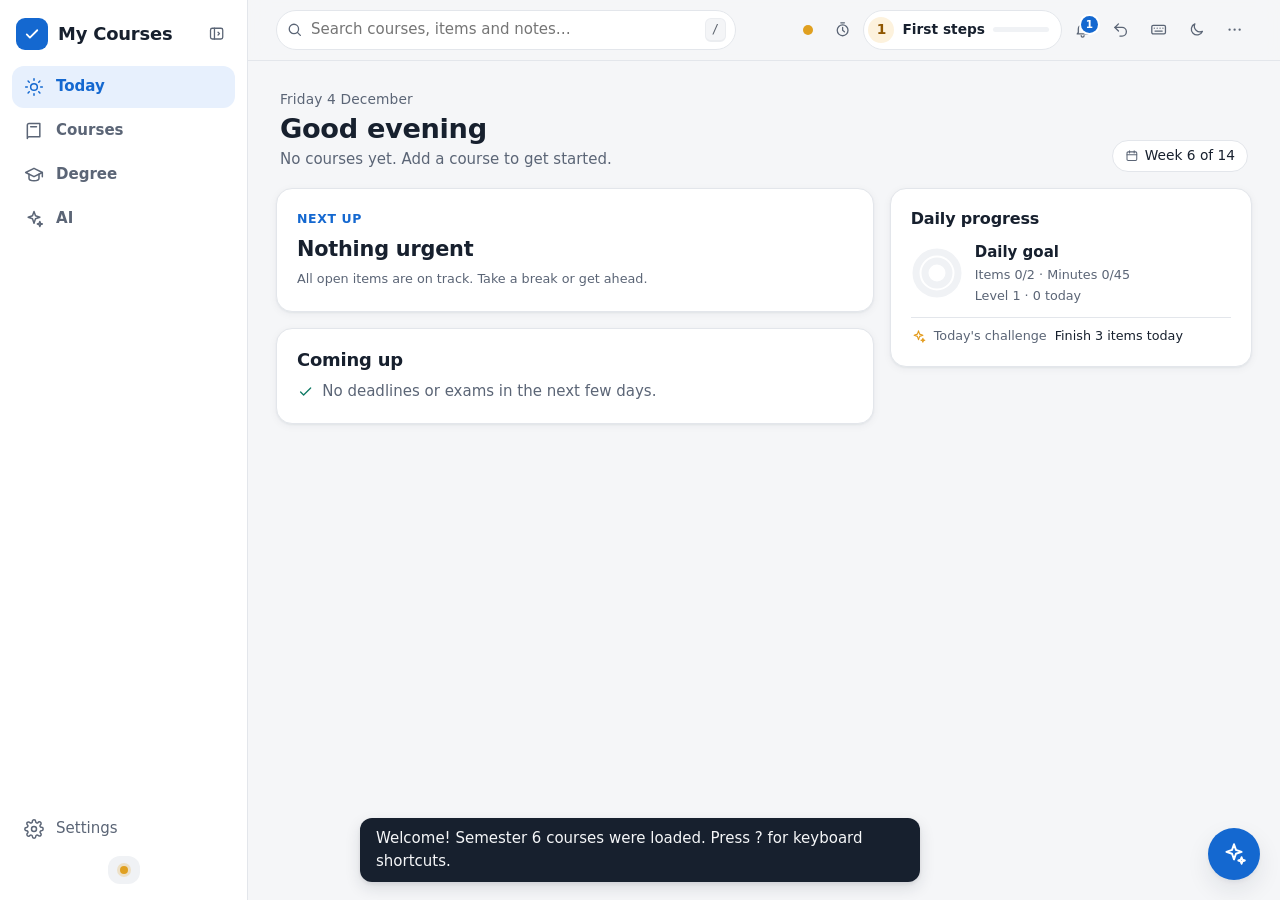
<file: index.html>
<!doctype html>
<html lang="he" dir="rtl">
<head>
  <meta charset="utf-8">
  <meta name="viewport" content="width=device-width, initial-scale=1, viewport-fit=cover, interactive-widget=resizes-content">
  <meta name="color-scheme" content="light dark">
  <title>הקורסים שלי</title>
  <link rel="icon" type="image/png" href="icons/favicon-64.png">
  <!-- installable app on phone / desktop -->
  <link rel="manifest" href="manifest.webmanifest">
  <link rel="apple-touch-icon" href="icons/apple-touch-icon.png">
  <meta name="theme-color" content="#f5f6f8">
  <meta name="apple-mobile-web-app-capable" content="yes">
  <meta name="mobile-web-app-capable" content="yes">
  <meta name="apple-mobile-web-app-title" content="הקורסים שלי">
  <meta name="apple-mobile-web-app-status-bar-style" content="default">
  <!-- UI language: sets lang/dir before first paint (same rule as CT.i18n — it is CT.i18n) -->
  <script src="js/i18n.js"></script>
  <!-- apply theme before first paint (avoids a white flash in dark mode) -->
  <script>
    (function () {
      var t = 'auto';
      try { t = localStorage.getItem('ct.theme') || 'auto'; } catch (e) {}
      var dark = t === 'dark' || (t === 'auto' && window.matchMedia('(prefers-color-scheme: dark)').matches);
      document.documentElement.dataset.theme = dark ? 'dark' : 'light';
    })();
  </script>
  <link rel="stylesheet" href="vendor/katex/katex.min.css">
  <link rel="stylesheet" href="styles.css">
</head>
<body>
  <a class="skip-link" href="#main" data-i18n="a11y.skip">דלג לתוכן</a>
  <div class="layout">
    <aside id="sidebar" class="sidebar" aria-label="ניווט ראשי" data-i18n-aria="nav.main"></aside>
    <div class="content">
      <header id="app-header" class="app-header"></header>
      <div id="lock-bar" class="lock-bar" role="alert" hidden></div>
      <main id="main" class="main" tabindex="-1" data-ct-content></main>
    </div>
  </div>
  <nav id="bottom-nav" class="bottom-nav" aria-label="ניווט ראשי" data-i18n-aria="nav.main"></nav>
  <div id="toasts" class="toasts" aria-live="polite"></div>
  <noscript><p dir="rtl" lang="he">המערכת צריכה JavaScript כדי לעבוד.</p><p dir="ltr" lang="en">This app needs JavaScript to work.</p></noscript>

  <!-- Local libraries (no network) -->
  <script src="vendor/katex/katex.min.js"></script>
  <!-- Data & logic (no DOM) -->
  <script src="js/config.js"></script>
  <script src="js/utils.js"></script>
  <script src="js/ical.js"></script>
  <script src="js/moodle.js"></script>
  <script src="js/game.js"></script>
  <script src="js/adhkar.js"></script>
  <script src="js/model.js"></script>
  <script src="js/schema-guard.js"></script>
  <script src="catalogs/bundle.js"></script>
  <script src="js/catalog.js"></script>
  <script src="js/store.js"></script>
  <script src="js/backup.js"></script>
  <script src="js/notify.js"></script>
  <script src="js/stats.js"></script>
  <script src="js/grades.js"></script>
  <script src="js/gpa.js"></script>
  <script src="js/agent-tools.js"></script>
  <script src="js/ai-provider.js"></script>
  <!-- UI -->
  <script src="js/ui.js"></script>
  <script src="js/art.js"></script>
  <script src="js/cloud.js"></script>
  <script src="js/timer.js"></script>
  <script src="js/views/focus.js"></script>
  <script src="js/views/dashboard.js"></script>
  <script src="js/views/xp.js"></script>
  <script src="js/views/adhkar.js"></script>
  <script src="js/views/course.js"></script>
  <script src="js/views/course-grades.js"></script>
  <script src="js/views/course-notebook.js"></script>
  <script src="js/views/schedule.js"></script>
  <script src="js/views/review.js"></script>
  <script src="js/views/stats.js"></script>
  <script src="js/views/archive.js"></script>
  <script src="js/views/semesters.js"></script>
  <script src="js/views/courses.js"></script>
  <script src="js/views/gpa.js"></script>
  <script src="js/views/catalog.js"></script>
  <script src="js/views/moodle.js"></script>
  <script src="js/views/ai.js"></script>
  <script src="js/views/chat.js"></script>
  <script src="js/views/settings.js"></script>
  <script src="js/views/notifications.js"></script>
  <script src="js/ext-snapshot.js"></script>
  <script src="js/app.js"></script>
  <script src="js/ext-bridge.js"></script>
</body>
</html>
</file>
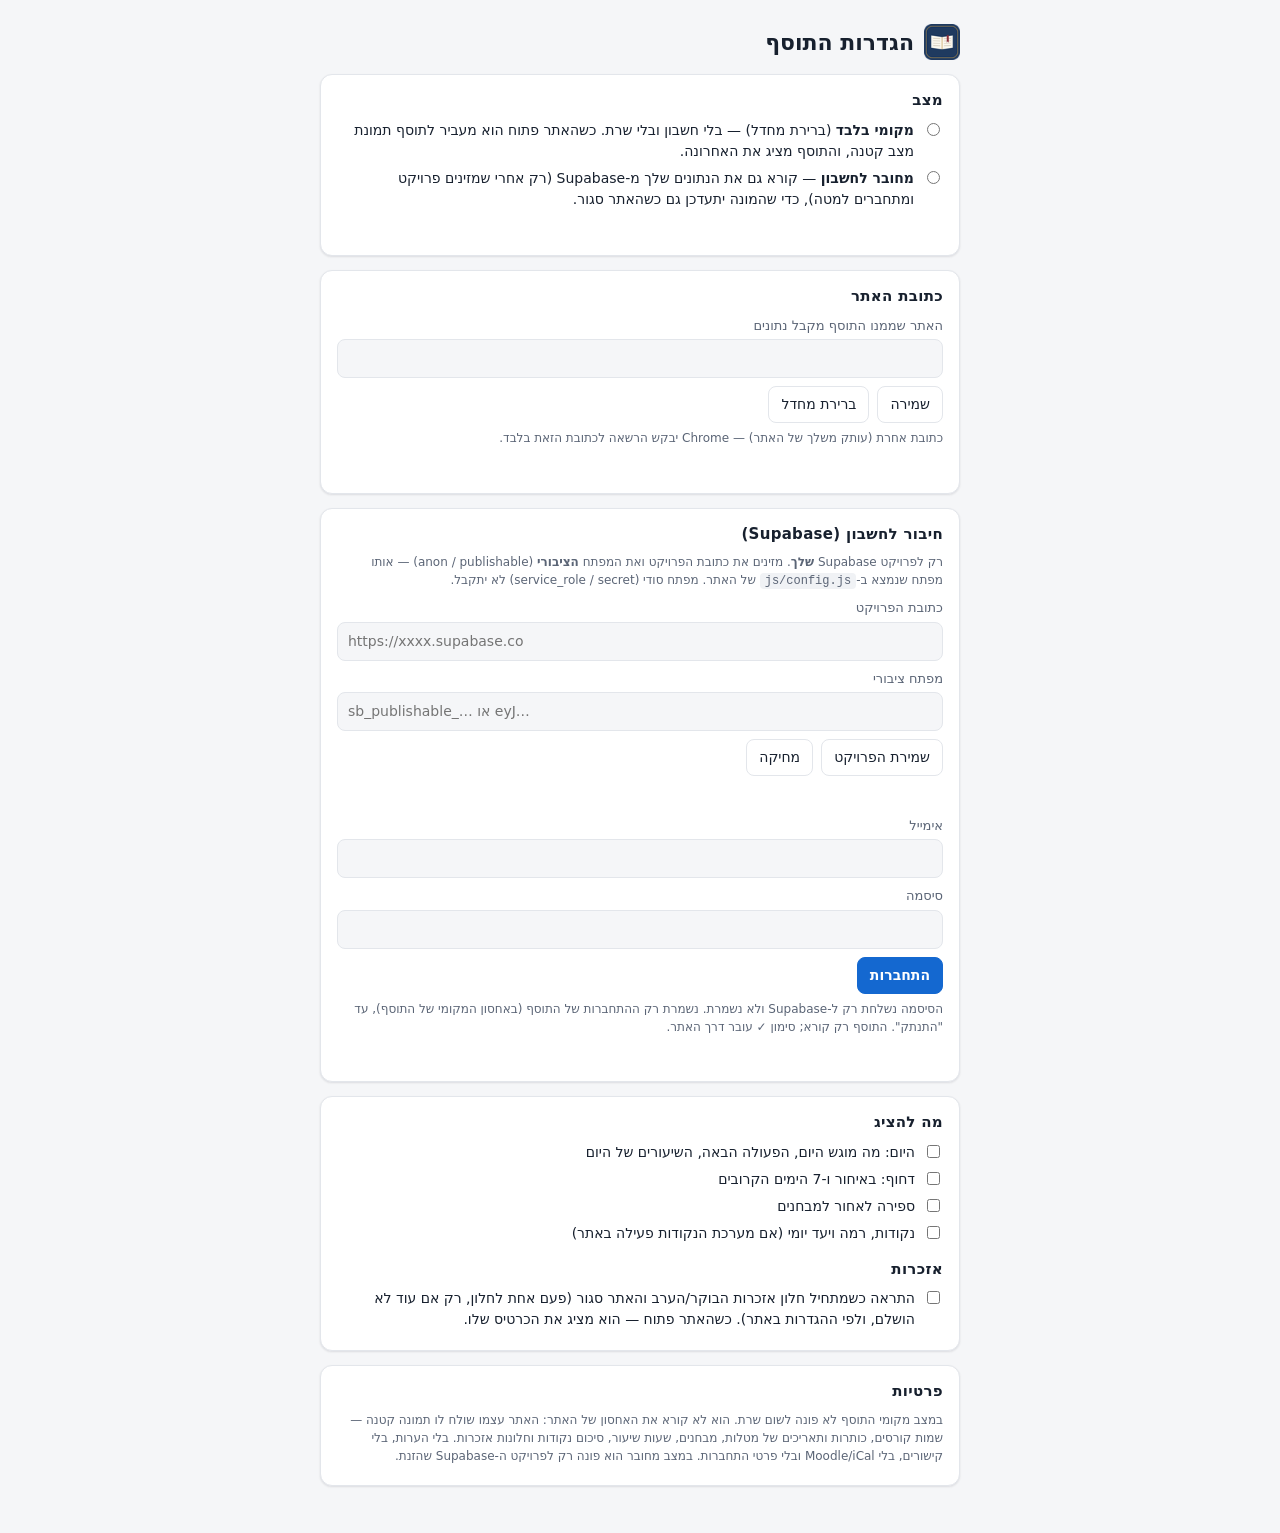
<file: extension/options.html>
<!doctype html>
<html lang="he" dir="rtl">
<head>
  <meta charset="utf-8">
  <title>הגדרות — מעקב קורסים</title>
  <link rel="stylesheet" href="ui.css">
</head>
<body class="options">
  <div class="wrap">
    <h1><img src="icons/icon-48.png" alt="" width="36" height="36"> הגדרות התוסף</h1>

    <section class="card">
      <h2>מצב</h2>
      <label class="check"><input type="radio" name="mode" value="local"> <span><b>מקומי בלבד</b> (ברירת מחדל) — בלי חשבון ובלי שרת. כשהאתר פתוח הוא מעביר לתוסף תמונת מצב קטנה, והתוסף מציג את האחרונה.</span></label>
      <label class="check"><input type="radio" name="mode" value="connected" id="mode-connected"> <span><b>מחובר לחשבון</b> — קורא גם את הנתונים שלך מ-Supabase (רק אחרי שמזינים פרויקט ומתחברים למטה), כדי שהמונה יתעדכן גם כשהאתר סגור.</span></label>
      <p id="mode-status" class="status"></p>
    </section>

    <section class="card">
      <h2>כתובת האתר</h2>
      <label class="field"><span>האתר שממנו התוסף מקבל נתונים</span><input type="url" id="site" dir="ltr" spellcheck="false"></label>
      <div class="actions"><button class="btn" id="site-save">שמירה</button><button class="btn" id="site-reset">ברירת מחדל</button></div>
      <p class="note">כתובת אחרת (עותק משלך של האתר) — Chrome יבקש הרשאה לכתובת הזאת בלבד.</p>
      <p id="site-status" class="status"></p>
    </section>

    <section class="card">
      <h2>חיבור לחשבון (Supabase)</h2>
      <p class="note">רק לפרויקט Supabase <b>שלך</b>. מזינים את כתובת הפרויקט ואת המפתח <b>הציבורי</b> (anon / publishable) — אותו מפתח שנמצא ב-<code>js/config.js</code> של האתר. מפתח סודי (service_role / secret) לא יתקבל.</p>
      <label class="field"><span>כתובת הפרויקט</span><input type="url" id="sb-url" dir="ltr" placeholder="https://xxxx.supabase.co" spellcheck="false"></label>
      <label class="field"><span>מפתח ציבורי</span><input type="text" id="sb-key" dir="ltr" placeholder="sb_publishable_… או eyJ…" spellcheck="false" autocomplete="off"></label>
      <div class="actions"><button class="btn" id="sb-save">שמירת הפרויקט</button><button class="btn" id="sb-clear">מחיקה</button></div>
      <p id="sb-status" class="status"></p>
      <fieldset id="login">
        <div id="signed-in" hidden><p>מחובר כ-<b id="who" dir="ltr"></b></p><div class="actions"><button class="btn" id="signout">התנתק</button></div></div>
        <div id="signed-out">
          <label class="field"><span>אימייל</span><input type="email" id="email" dir="ltr" autocomplete="username"></label>
          <label class="field"><span>סיסמה</span><input type="password" id="password" dir="ltr" autocomplete="current-password"></label>
          <div class="actions"><button class="btn primary" id="signin">התחברות</button></div>
          <p class="note">הסיסמה נשלחת רק ל-Supabase ולא נשמרת. נשמרת רק ההתחברות של התוסף (באחסון המקומי של התוסף), עד "התנתק". התוסף רק קורא; סימון ✓ עובר דרך האתר.</p>
        </div>
        <p id="login-status" class="status"></p>
      </fieldset>
    </section>

    <section class="card">
      <h2>מה להציג</h2>
      <label class="check"><input type="checkbox" data-show="today"> <span>היום: מה מוגש היום, הפעולה הבאה, השיעורים של היום</span></label>
      <label class="check"><input type="checkbox" data-show="urgent"> <span>דחוף: באיחור ו-7 הימים הקרובים</span></label>
      <label class="check"><input type="checkbox" data-show="exams"> <span>ספירה לאחור למבחנים</span></label>
      <label class="check"><input type="checkbox" data-show="points"> <span>נקודות, רמה ויעד יומי (אם מערכת הנקודות פעילה באתר)</span></label>
      <h2 style="margin-top:14px">אזכרות</h2>
      <label class="check"><input type="checkbox" id="adhkar-notify"> <span>התראה כשמתחיל חלון אזכרות הבוקר/הערב והאתר סגור (פעם אחת לחלון, רק אם עוד לא הושלם, ולפי ההגדרות באתר). כשהאתר פתוח — הוא מציג את הכרטיס שלו.</span></label>
    </section>

    <section class="card">
      <h2>פרטיות</h2>
      <p class="note">במצב מקומי התוסף לא פונה לשום שרת. הוא לא קורא את האחסון של האתר: האתר עצמו שולח לו תמונה קטנה — שמות קורסים, כותרות ותאריכים של מטלות, מבחנים, שעות שיעור, סיכום נקודות וחלונות אזכרות. בלי הערות, בלי קישורים, בלי Moodle/iCal ובלי פרטי התחברות. במצב מחובר הוא פונה רק לפרויקט ה-Supabase שהזנת.</p>
    </section>
  </div>
  <script src="lib/settings.js"></script>
  <script src="options.js"></script>
</body>
</html>
</file>
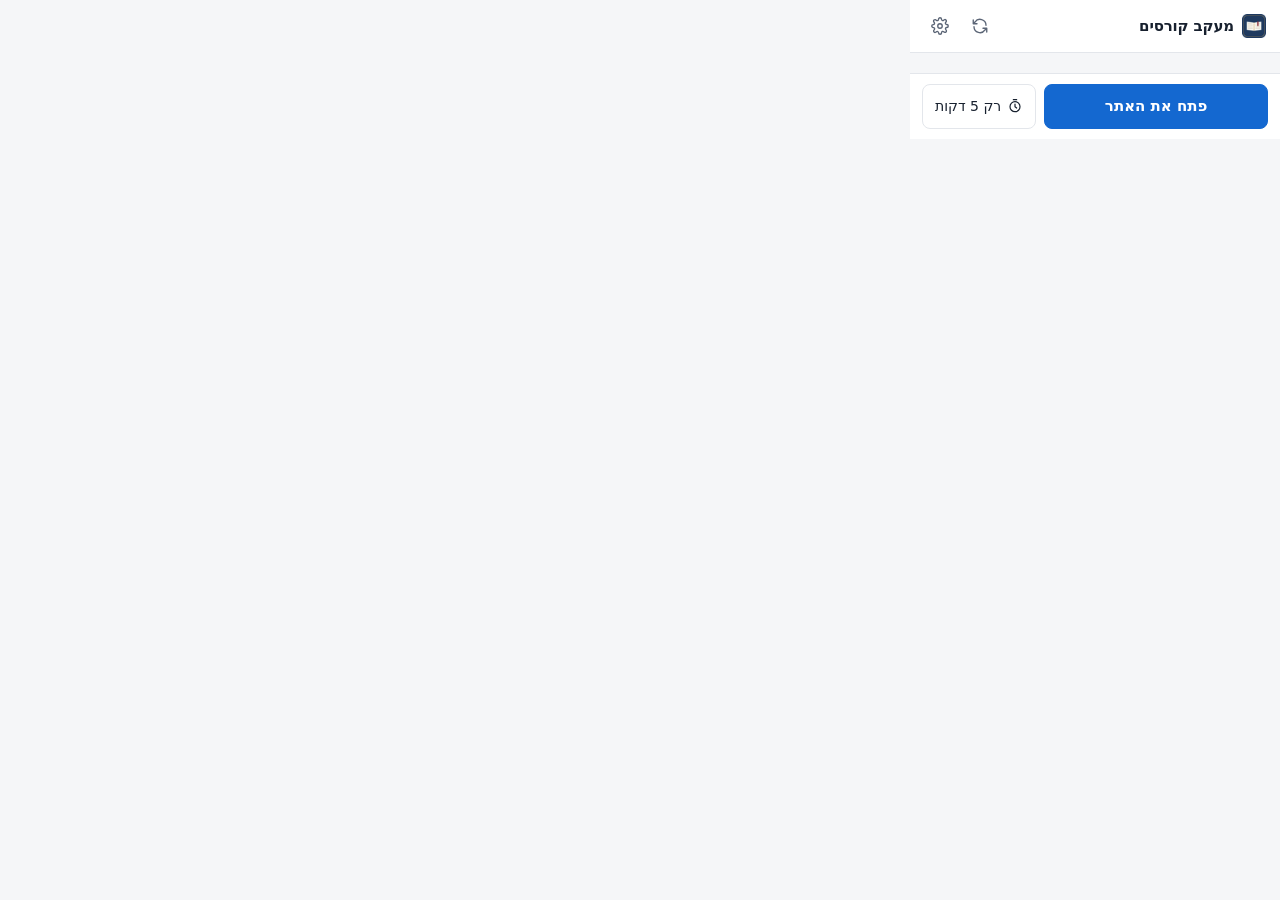
<file: extension/popup.html>
<!doctype html>
<html lang="he" dir="rtl">
<head>
  <meta charset="utf-8">
  <title>מעקב קורסים</title>
  <link rel="stylesheet" href="ui.css">
</head>
<body class="popup">
  <header class="top">
    <img src="icons/icon-32.png" alt="" width="24" height="24">
    <div class="top-t"><b>מעקב קורסים</b><span id="updated" class="muted small"></span></div>
    <button id="refresh" class="icon" title="רענון מהענן" aria-label="רענון מהענן" hidden><svg class="ic" viewBox="0 0 24 24" aria-hidden="true" focusable="false"><path d="M20 11a8 8 0 00-14.7-4.3L3 9M3 4v5h5M4 13a8 8 0 0014.7 4.3L21 15M21 20v-5h-5"/></svg></button>
    <button id="opts" class="icon" title="הגדרות" aria-label="הגדרות"><svg class="ic" viewBox="0 0 24 24" aria-hidden="true" focusable="false"><circle cx="12" cy="12" r="3"/><path d="M19.4 15a1.7 1.7 0 00.3 1.8l.1.1a2 2 0 11-2.8 2.8l-.1-.1a1.7 1.7 0 00-1.8-.3 1.7 1.7 0 00-1 1.5V21a2 2 0 11-4 0v-.1a1.7 1.7 0 00-1.1-1.5 1.7 1.7 0 00-1.8.3l-.1.1a2 2 0 11-2.8-2.8l.1-.1a1.7 1.7 0 00.3-1.8 1.7 1.7 0 00-1.5-1H3a2 2 0 110-4h.1a1.7 1.7 0 001.5-1.1 1.7 1.7 0 00-.3-1.8l-.1-.1a2 2 0 112.8-2.8l.1.1a1.7 1.7 0 001.8.3H9a1.7 1.7 0 001-1.5V3a2 2 0 114 0v.1a1.7 1.7 0 001 1.5 1.7 1.7 0 001.8-.3l.1-.1a2 2 0 112.8 2.8l-.1.1a1.7 1.7 0 00-.3 1.8V9a1.7 1.7 0 001.5 1H21a2 2 0 110 4h-.1a1.7 1.7 0 00-1.5 1z"/></svg></button>
  </header>
  <main id="main" aria-live="polite"></main>
  <footer class="bottom">
    <button id="open" class="btn primary big">פתח את האתר</button>
    <button id="five" class="btn" hidden><svg class="ic" viewBox="0 0 24 24" aria-hidden="true" focusable="false"><circle cx="12" cy="13" r="7.5"/><path d="M12 9v4l2.5 2M9.5 2.5h5"/></svg> רק 5 דקות</button>
  </footer>
  <div id="msg" class="msg" role="status" hidden></div>
  <script src="lib/view.js"></script>
  <script src="lib/settings.js"></script>
  <script src="popup.js"></script>
</body>
</html>
</file>
<file: styles.css>
/* styles.css — "Calm focus": quiet neutrals, one blue accent, green for done, amber for points. RTL-first.
 * Every color, space, radius, shadow, font size and duration is a token below; dark mode overrides the colors only. */

/* ===== tokens ===== */
:root {
  /* color — surfaces */
  --bg: #f5f6f8;
  --surface: #ffffff;
  --surface-2: #f0f2f5;
  --surface-3: #e6e9ee;
  --border: #e3e6eb;
  --border-strong: #c9ced6;
  /* color — text */
  --text: #17202e;
  --muted: #5b6576;
  /* color — roles */
  --accent: #1468d0;
  --accent-hover: #1159b4;
  --accent-soft: #e7f0fd;
  --accent-text: #ffffff;
  --accent-2: #b4446c;
  --gold: #c98512;
  --xp: #e39b1c;
  --xp-text: #8f5600;
  --xp-soft: #fdf2dd;
  --success: #0f7a64;
  --success-soft: #e2f5ef;
  --danger: #b42b37;
  --danger-bg: #fdecef;
  --warn: #9c5d06;
  --warn-bg: #fdf3e1;
  --info-bg: #e7f0fd;
  --st-todo: #7f8796;
  --st-doing: #1468d0;
  --st-done: #0f7a64;
  --st-review: #c0641a;
  --flag: #e0a020;

  /* type — system font only */
  --font: system-ui, -apple-system, "Segoe UI", "Arial Hebrew", "Noto Sans Hebrew", Arial, sans-serif;
  --font-head: var(--font);
  --font-mono: ui-monospace, Consolas, "Cascadia Mono", monospace;
  --fs-2xs: .72rem;
  --fs-xs: .78rem;
  --fs-sm: .86rem;
  --fs-md: .94rem;
  --fs-base: 1rem;
  --fs-lg: 1.12rem;
  --fs-xl: 1.3rem;
  --fs-2xl: 1.7rem;
  --fs-3xl: 2.2rem;
  --fs-4xl: 3.2rem;
  --fw-medium: 500;
  --fw-semi: 600;
  --fw-bold: 700;

  /* space (4px grid) */
  --sp-1: 4px;
  --sp-2: 8px;
  --sp-3: 12px;
  --sp-4: 16px;
  --sp-5: 20px;
  --sp-6: 24px;
  --sp-8: 32px;
  --sp-10: 40px;

  /* radius */
  --r-xs: 6px;
  --r-sm: 8px;
  --r-md: 12px;
  --r-lg: 16px;
  --r-xl: 22px;
  --r-pill: 999px;
  --radius: var(--r-lg);
  --radius-sm: var(--r-sm);

  /* depth */
  --shadow-color: 24 30 52;
  --shadow-1: 0 1px 2px rgb(var(--shadow-color) / .05), 0 2px 8px rgb(var(--shadow-color) / .05);
  --shadow-2: 0 2px 4px rgb(var(--shadow-color) / .05), 0 10px 24px rgb(var(--shadow-color) / .09);
  --shadow-3: 0 8px 20px rgb(var(--shadow-color) / .12), 0 24px 56px rgb(var(--shadow-color) / .16);
  --shadow-pop: 0 6px 16px rgb(var(--shadow-color) / .12), 0 2px 4px rgb(var(--shadow-color) / .08);
  --shadow: var(--shadow-1);
  --focus-ring: 0 0 0 2px var(--surface), 0 0 0 4px var(--accent); /* solid accent ring: >= 3:1 on every surface and accent */

  /* motion */
  --dur-fast: 120ms;
  --dur: 200ms;
  --dur-slow: 420ms;
  --ease: cubic-bezier(.2, .7, .2, 1);
  --ease-spring: cubic-bezier(.34, 1.56, .64, 1);

  --c: var(--accent); /* per-course accent, overridden inline */
  color-scheme: light;
}
:root[data-theme="dark"] {
  --bg: #090b0f;
  --surface: #15181e;
  --surface-2: #1e2229;
  --surface-3: #282d36;
  --border: #262a32;
  --border-strong: #3a404b;
  --text: #f1f3f7;
  --muted: #9aa2b1;
  --accent: #2693ff;
  --accent-hover: #4da6ff;
  --accent-soft: #10243a;
  --accent-text: #04101e;
  --accent-2: #f08aa8;
  --gold: #f2b34b;
  --xp: #f2b34b;
  --xp-text: #f6c46c;
  --xp-soft: #33280f;
  --success: #4fcfa9;
  --success-soft: #133229;
  --danger: #ff7d8f;
  --danger-bg: #3a1d25;
  --warn: #f0b65a;
  --warn-bg: #33270f;
  --info-bg: #10243a;
  --st-todo: #6b7383;
  --st-doing: #2693ff;
  --st-done: #4fcfa9;
  --st-review: #f09a5c;
  --flag: #f2b34b;
  --shadow-color: 0 0 0;
  --shadow-1: 0 1px 2px rgb(0 0 0 / .35);
  --shadow-2: 0 2px 4px rgb(0 0 0 / .3), 0 10px 24px rgb(0 0 0 / .3);
  --shadow-3: 0 10px 30px rgb(0 0 0 / .45), 0 30px 70px rgb(0 0 0 / .4);
  --shadow-pop: 0 8px 24px rgb(0 0 0 / .45);
  color-scheme: dark;
}

/* Less motion: the system setting, or "הפחת אנימציות" in settings (data-motion="reduce") */
@media (prefers-reduced-motion: reduce) {
  :root:not([data-motion="full"]) { --dur-fast: 0ms; --dur: 0ms; --dur-slow: 0ms; }
  :root:not([data-motion="full"]) *, :root:not([data-motion="full"]) *::before, :root:not([data-motion="full"]) *::after {
    animation-duration: .001ms !important; animation-iteration-count: 1 !important; transition-duration: .001ms !important; scroll-behavior: auto !important;
  }
}
:root[data-motion="reduce"] { --dur-fast: 0ms; --dur: 0ms; --dur-slow: 0ms; }
:root[data-motion="reduce"] *, :root[data-motion="reduce"] *::before, :root[data-motion="reduce"] *::after {
  animation-duration: .001ms !important; animation-iteration-count: 1 !important; transition-duration: .001ms !important; scroll-behavior: auto !important;
}

/* In dark mode, every course color gets a lighter shade (--cl) so it stays readable on dark backgrounds */
:root[data-theme="dark"] * { --cl: color-mix(in srgb, var(--c) 62%, #ffffff); }

/* ===== base ===== */
* { box-sizing: border-box; }
html { -webkit-text-size-adjust: 100%; }
body {
  margin: 0; background: var(--bg); color: var(--text);
  font-family: var(--font); font-size: 15px; line-height: 1.55;
  -webkit-font-smoothing: antialiased; text-rendering: optimizeLegibility;
}
h1, h2, h3 { margin: 0 0 .5rem; line-height: 1.25; }
h1, h2, .sb-brand, .hero h1, .cc-title h3, .modal-head h2 { font-family: var(--font-head); font-weight: var(--fw-bold); letter-spacing: -.01em; }
h1 { font-size: var(--fs-2xl); }
h2 { font-size: var(--fs-lg); }
h3 { font-size: var(--fs-base); font-weight: var(--fw-semi); }
p { margin: .4rem 0; }
a { color: var(--accent); }
button, input, select, textarea { font: inherit; color: inherit; }
mark { background: color-mix(in srgb, var(--flag) 45%, transparent); color: inherit; border-radius: 3px; padding: 0 1px; }
kbd {
  font-family: var(--font-mono); font-size: .8em; padding: 1px 6px;
  border: 1px solid var(--border); border-bottom-width: 2px; border-radius: var(--r-xs); background: var(--surface-2); white-space: nowrap;
}
.muted { color: var(--muted); }
.small { font-size: .85em; }
.nowrap { white-space: nowrap; }
.pre { white-space: pre-line; }
[hidden] { display: none !important; }
:focus-visible { outline: 2px solid var(--accent); outline-offset: 2px; border-radius: var(--r-xs); }
::selection { background: color-mix(in srgb, var(--accent) 22%, transparent); }
.skip-link { position: absolute; inset-inline-start: -999px; top: 8px; background: var(--surface); padding: 8px 12px; z-index: 100; }
.skip-link:focus { inset-inline-start: 8px; }
.ic { width: 1.15em; height: 1.15em; fill: none; stroke: currentColor; stroke-width: 1.8; stroke-linecap: round; stroke-linejoin: round; flex: none; vertical-align: -.2em; }
.ic[data-fill] { fill: currentColor; stroke: none; }

/* ===== layout ===== */
.app-header {
  position: sticky; top: 0; z-index: 20; background: color-mix(in srgb, var(--bg) 88%, transparent);
  backdrop-filter: blur(10px); border-bottom: 1px solid var(--border); padding-top: env(safe-area-inset-top);
}
.header-inner { max-width: 1180px; margin: 0 auto; padding: 10px 20px; display: flex; gap: 12px; align-items: center; min-height: 60px; }
.hd-title { display: none; min-width: 0; font-weight: var(--fw-bold); font-size: var(--fs-xl); white-space: nowrap; overflow: hidden; text-overflow: ellipsis; }
.header-actions { display: flex; gap: 4px; align-items: center; margin-inline-start: auto; }
.app-header .hd-search { display: none; } /* phone only; wider screens have the search field */
.app-header .hd-more { display: inline-grid; } /* secondary actions + language, on every screen size */
/* left-to-right interface (English): mirror the one direction-bound shell icon (drawn for a right-hand sidebar) */
[dir="ltr"] .sb-toggle .ic { transform: scaleX(-1); }
/* interface language (settings) */
.lang-options { display: flex; flex-wrap: wrap; gap: 8px; margin-block: 4px 8px; }
.lang-opt {
  display: inline-flex; align-items: center; gap: 10px; min-height: 44px; padding-inline: 14px; border: 1px solid var(--border);
  border-radius: var(--r-md); background: var(--surface); cursor: pointer; font-weight: var(--fw-semi);
}
.lang-opt input { width: 18px; height: 18px; margin: 0; accent-color: var(--accent); }
.lang-opt:has(input:checked) { border-color: var(--accent); background: var(--accent-soft); color: var(--accent); }
.lang-opt:has(input:focus-visible) { box-shadow: 0 0 0 2px var(--surface), 0 0 0 4px var(--accent); }
/* secondary navigation strip: sub-pages of the current destination (icon rail and phone) */
.nav { max-width: 1180px; margin: 0 auto; padding: 0 14px 8px; display: flex; gap: 4px; overflow-x: auto; scrollbar-width: none; }
.nav[hidden] { display: none; }
.nav::-webkit-scrollbar { display: none; }
.nav a {
  display: flex; gap: 6px; align-items: center; padding: 6px 11px; border-radius: var(--r-pill);
  color: var(--muted); text-decoration: none; white-space: nowrap; font-size: var(--fs-md);
}
.nav a:hover { background: var(--surface-2); color: var(--text); }
.nav a.active { background: var(--accent-soft); color: var(--accent); font-weight: var(--fw-semi); }
.main { max-width: 1180px; margin: 0 auto; padding: var(--sp-5) var(--sp-5) 80px; outline: none; }
/* page transition: each route fades up into place */
.main.route-in > * { animation: page-in var(--dur-slow) var(--ease) both; }
@keyframes page-in { from { opacity: 0; transform: translateY(6px); } }

.card {
  background: var(--surface); border: 1px solid var(--border); border-radius: var(--radius); padding: var(--sp-5); box-shadow: var(--shadow-1);
  transition: box-shadow var(--dur) var(--ease), border-color var(--dur) var(--ease), transform var(--dur) var(--ease);
}
a.card:hover, .card.lift:hover { box-shadow: var(--shadow-2); border-color: var(--border-strong); }
.empty { text-align: center; padding: 36px 16px; color: var(--muted); }
.empty .btn { margin-top: 12px; }

/* ===== buttons & inputs ===== */
.btn {
  display: inline-flex; align-items: center; justify-content: center; gap: 6px; min-height: 36px; padding: 7px 14px; border-radius: var(--r-md);
  border: 1px solid var(--border); background: var(--surface); cursor: pointer; white-space: nowrap; text-decoration: none; color: var(--text);
  font-weight: var(--fw-medium); box-shadow: 0 1px 0 rgb(var(--shadow-color) / .04);
  transition: background var(--dur-fast) var(--ease), border-color var(--dur-fast) var(--ease), transform var(--dur-fast) var(--ease), box-shadow var(--dur-fast) var(--ease);
}
.btn:hover { background: var(--surface-2); border-color: var(--border-strong); }
.btn:active { transform: scale(.97); }
.btn:focus-visible, .icon-btn:focus-visible, .chip:focus-visible { outline: none; box-shadow: var(--focus-ring); }
.btn-primary { background: var(--accent); border-color: var(--accent); color: var(--accent-text); font-weight: var(--fw-semi); box-shadow: 0 1px 2px color-mix(in srgb, var(--accent) 30%, transparent); }
.btn-primary:hover { background: var(--accent-hover); border-color: var(--accent-hover); }
.btn-danger { color: var(--danger); border-color: color-mix(in srgb, var(--danger) 40%, var(--border)); }
.btn-danger:hover { background: var(--danger-bg); }
.btn-ghost { background: transparent; border-color: transparent; color: var(--muted); }
.btn-ghost:hover { color: var(--text); }
.btn-small { min-height: 28px; padding: 3px 10px; font-size: var(--fs-sm); border-radius: var(--r-sm); }
.btn-row { display: flex; gap: 8px; flex-wrap: wrap; margin: 8px 0; }
.icon-btn {
  display: inline-grid; place-items: center; width: 34px; height: 34px; border-radius: var(--r-sm);
  border: 0; background: transparent; color: var(--muted); cursor: pointer; flex: none;
  transition: background var(--dur-fast) var(--ease), color var(--dur-fast) var(--ease);
}
.icon-btn:hover { background: var(--surface-2); color: var(--text); }
.icon-btn:disabled { opacity: .35; cursor: default; }
input[type=text], input[type=search], input[type=number], input[type=date], input[type=time], input:not([type]), select, textarea {
  background: var(--surface); border: 1px solid var(--border); border-radius: var(--radius-sm); padding: 7px 10px; min-width: 0; width: 100%;
  transition: border-color var(--dur-fast) var(--ease), box-shadow var(--dur-fast) var(--ease);
}
input:hover, select:hover, textarea:hover { border-color: var(--border-strong); }
textarea { resize: vertical; line-height: 1.5; }
input:focus, select:focus, textarea:focus { outline: none; box-shadow: var(--focus-ring); border-color: var(--accent); }
input[type=color] { width: 34px; height: 30px; padding: 0; border: 1px solid var(--border); border-radius: var(--r-sm); background: none; cursor: pointer; }
.field { display: flex; flex-direction: column; gap: 4px; font-size: var(--fs-md); }
.field > span { color: var(--muted); font-size: var(--fs-sm); }
.field-inline { display: inline-flex; align-items: center; gap: 6px; color: var(--muted); font-size: var(--fs-sm); white-space: nowrap; }
.field-inline input { width: auto; }
.check-field { display: flex; gap: 8px; align-items: center; margin: 6px 0; cursor: pointer; }
.check-field input { width: 18px; height: 18px; accent-color: var(--accent); }
.form-grid { display: grid; grid-template-columns: 1fr 1fr; gap: 12px; }
.form-grid .span-2 { grid-column: span 2; }
.list { display: flex; flex-direction: column; gap: 6px; }
.list-row { display: grid; grid-template-columns: 1fr 1.4fr auto; gap: 6px; align-items: center; }

/* ===== search ===== */
.search { position: relative; flex: 1; max-width: 460px; display: flex; align-items: center; }
.search > .ic { position: absolute; inset-inline-start: 10px; color: var(--muted); pointer-events: none; }
.search input { padding-inline-start: 34px; padding-inline-end: 30px; border-radius: var(--r-pill); background: var(--surface); }
.search-kbd { position: absolute; inset-inline-end: 10px; pointer-events: none; opacity: .7; }
.search input:focus + .search-kbd { display: none; }
.search-results {
  position: absolute; top: calc(100% + 6px); inset-inline: 0; max-height: 60vh; overflow: auto; z-index: 40;
  background: var(--surface); border: 1px solid var(--border); border-radius: var(--radius); box-shadow: var(--shadow-pop); padding: 6px;
}
.sr { display: flex; gap: 10px; align-items: center; padding: 8px 10px; border-radius: var(--r-sm); text-decoration: none; color: var(--text); }
.sr.sel, .sr:hover { background: var(--surface-2); }
.sr-main { display: flex; flex-direction: column; min-width: 0; flex: 1; }
.sr-title, .sr-sub { overflow: hidden; text-overflow: ellipsis; white-space: nowrap; }
.sr-kind { font-size: var(--fs-xs); color: var(--muted); border: 1px solid var(--border); border-radius: var(--r-pill); padding: 0 8px; }
.sr-empty { padding: 12px; }

/* ===== pills, chips, dots, progress ===== */
.dot { display: inline-block; width: 9px; height: 9px; border-radius: 50%; flex: none; }
.pill {
  display: inline-flex; align-items: center; padding: 2px 10px; border-radius: var(--r-pill); font-size: var(--fs-sm); white-space: nowrap;
  border: 1px solid transparent; background: var(--surface-2); color: var(--muted); cursor: default;
}
button.pill { cursor: pointer; }
.pill-muted { font-size: var(--fs-2xs); vertical-align: middle; font-weight: 500; }
.pill.st-todo { color: var(--muted); }
.pill.st-doing { color: var(--st-doing); background: color-mix(in srgb, var(--st-doing) 13%, transparent); }
.pill.st-done { color: var(--st-done); background: color-mix(in srgb, var(--st-done) 13%, transparent); }
.pill.st-review { color: var(--st-review); background: color-mix(in srgb, var(--st-review) 15%, transparent); }
.chips { display: flex; gap: 6px; flex-wrap: wrap; align-items: center; }
.chip { border: 1px solid var(--border); background: var(--surface); padding: 4px 12px; border-radius: var(--r-pill); cursor: pointer; font-size: var(--fs-sm); transition: background var(--dur-fast) var(--ease), border-color var(--dur-fast) var(--ease); }
.chip:hover { border-color: var(--border-strong); }
.chip.active { background: var(--accent-soft); color: var(--accent); border-color: color-mix(in srgb, var(--accent) 40%, transparent); font-weight: var(--fw-semi); }
.chip-select { width: auto; border-radius: var(--r-pill); padding: 4px 10px; font-size: var(--fs-sm); }
.tag { font-size: var(--fs-xs); padding: 0 7px; border-radius: var(--r-pill); background: color-mix(in srgb, var(--cl, var(--c)) 12%, var(--surface-2)); color: var(--text); white-space: nowrap; }
.progress { flex: 1; height: 9px; background: var(--surface-2); border-radius: var(--r-pill); overflow: hidden; min-width: 60px; }
.progress-sm { height: 6px; }
.progress-fill { height: 100%; background: var(--cl, var(--c)); border-radius: inherit; transition: width var(--dur-slow) var(--ease); transform-origin: right; animation: bar-grow 700ms var(--ease) both; }
[dir=ltr] .progress-fill { transform-origin: left; }
@keyframes bar-grow { from { transform: scaleX(0); } }

/* ===== banners ===== */
.banner { display: flex; gap: 10px; align-items: center; flex-wrap: wrap; padding: 10px 14px; border-radius: var(--radius); margin-bottom: 14px; }
.banner-warn { background: var(--warn-bg); color: var(--text); border: 1px solid color-mix(in srgb, var(--warn) 30%, transparent); }
.banner-info { background: var(--info-bg); }
.banner-actions { display: inline-flex; gap: 6px; margin-inline-start: auto; }

/* ===== dashboard ===== */
.urgent-list, .countdown { list-style: none; margin: 0; padding: 0; display: flex; flex-direction: column; gap: 2px; }
.urgent-list li { display: flex; gap: 10px; align-items: center; padding: 8px 10px; border-radius: var(--r-md); border-inline-start: 3px solid var(--cl, var(--c)); transition: background var(--dur-fast) var(--ease); }
.urgent-list li + li { margin-top: 2px; }
.urgent-list li:hover { background: var(--surface-2); }
.urgent-list .u-title { flex: 1; display: flex; flex-direction: column; text-decoration: none; color: var(--text); min-width: 0; }
.urgent-list .u-when { font-size: var(--fs-sm); color: var(--muted); white-space: nowrap; }
.urgent-list li.soon .u-when { color: var(--warn); font-weight: 600; }
.urgent-list li.overdue { background: color-mix(in srgb, var(--danger-bg) 55%, transparent); }
.urgent-list li.overdue .u-when { color: var(--danger); font-weight: 700; }
.countdown li { display: flex; gap: 12px; align-items: center; padding: 6px 0; }
.section-head { display: flex; align-items: center; justify-content: space-between; gap: 10px; margin: 28px 0 12px; flex-wrap: wrap; }
.section-head h2 { margin: 0; font-size: var(--fs-xl); }
.toolbar-actions { display: flex; gap: 8px; flex-wrap: wrap; }

/* ===== course page ===== */
.meta { color: var(--muted); font-size: var(--fs-md); }
.head-actions { display: flex; gap: 6px; }
.desc { color: var(--muted); }
.links { display: flex; gap: 6px; flex-wrap: wrap; margin: 10px 0 4px; }
.chip-link { display: inline-flex; gap: 6px; align-items: center; padding: 4px 11px; border-radius: var(--r-pill); background: var(--surface-2); text-decoration: none; color: var(--text); font-size: var(--fs-sm); }
.chip-link:hover { background: color-mix(in srgb, var(--cl, var(--c)) 14%, var(--surface-2)); }
.exams { display: flex; gap: 6px; flex-wrap: wrap; margin-top: 10px; }
.tabs { display: flex; gap: 4px; margin: 0 0 14px; border-bottom: 1px solid var(--border); }
.tab { border: 0; background: none; padding: 8px 14px; cursor: pointer; color: var(--muted); border-bottom: 2px solid transparent; margin-bottom: -1px; }
.tab.active { color: var(--text); border-bottom-color: var(--cl, var(--c)); font-weight: 600; }
.toolbar { display: flex; justify-content: space-between; gap: 10px; flex-wrap: wrap; align-items: center; margin-bottom: 12px; }
.cats { display: flex; flex-direction: column; gap: 14px; }
.cat { padding: 14px 10px 10px; }
.cat.dragging { opacity: .85; box-shadow: var(--shadow-3); }
.cat-head { display: flex; align-items: center; gap: 10px; padding: 0 6px 8px; }
.cat-name { margin: 0; font-size: var(--fs-base); cursor: text; }
.cat-bar { flex: 1; max-width: 220px; display: flex; }
.pct { font-size: var(--fs-sm); font-weight: 600; color: var(--cl, var(--c)); min-width: 38px; }
.cat-count { font-size: var(--fs-sm); }
.rows-empty { padding: 6px 12px; font-size: var(--fs-md); }

/* item rows */
.row { border-radius: var(--r-md); outline: none; }
.row:focus-visible, .row:focus-within { background: color-mix(in srgb, var(--cl, var(--c)) 6%, var(--surface)); }
.row:focus-visible { box-shadow: inset 0 0 0 2px color-mix(in srgb, var(--accent) 70%, transparent); }
.row + .row { border-top: 1px solid color-mix(in srgb, var(--border) 60%, transparent); }
.row-main { display: flex; align-items: center; gap: 8px; padding: 5px 6px; min-height: 42px; }
.row-title { flex: 1; min-width: 0; display: flex; flex-wrap: wrap; gap: 4px 8px; align-items: center; }
.title-text { cursor: text; overflow-wrap: anywhere; }
.title-input { flex: 1; padding: 3px 8px; }
.row.st-done .title-text { color: var(--muted); text-decoration: line-through; text-decoration-color: color-mix(in srgb, var(--muted) 60%, transparent); }
.row-link { color: var(--muted); display: inline-flex; }
.row-link:hover { color: var(--accent); }
.note-snippet {
  flex-basis: 100%; display: flex; gap: 5px; align-items: center; font-size: var(--fs-sm); color: var(--muted);
  overflow: hidden; white-space: nowrap; text-overflow: ellipsis; cursor: pointer;
}
.note-snippet .ic { width: .95em; height: .95em; }
.row-tools { display: flex; align-items: center; gap: 2px; }
.row-tools .icon-btn { width: 30px; height: 30px; }
.note-btn, .flag-btn { opacity: .38; }
.row:hover .note-btn, .row:hover .flag-btn, .row:focus-within .note-btn, .row:focus-within .flag-btn { opacity: .8; }
.note-btn.has-note { opacity: 1; color: var(--accent); }
.flag-btn.on { opacity: 1; color: var(--flag); }
.flag-btn.on .ic { fill: var(--flag); }
.due-btn {
  border: 0; background: transparent; color: var(--muted); font-size: var(--fs-sm); padding: 3px 8px; border-radius: var(--r-sm); cursor: pointer;
  min-width: 46px; display: inline-flex; justify-content: center; align-items: center;
}
.due-btn:hover { background: var(--surface-2); }
.due-btn.empty { opacity: .35; }
.row:hover .due-btn.empty { opacity: .8; }
.due-btn.soon { color: var(--warn); font-weight: 600; }
.due-btn.overdue { color: var(--danger); background: var(--danger-bg); font-weight: 700; }
.row-tools .pill { min-width: 84px; justify-content: center; }
.drag-handle { border: 0; background: none; color: var(--muted); cursor: grab; padding: 4px 0; opacity: .3; touch-action: none; display: inline-flex; }
.row:hover .drag-handle, .cat-head:hover .drag-handle { opacity: .8; }
.row.dragging { background: var(--surface); box-shadow: var(--shadow-3); position: relative; z-index: 5; }
body.is-dragging { cursor: grabbing; user-select: none; }

/* checkbox with V animation */
.check {
  width: 24px; height: 24px; border-radius: var(--r-xs); border: 2px solid var(--st-todo); background: transparent;
  display: inline-grid; place-items: center; cursor: pointer; padding: 0; flex: none; color: transparent; transition: background var(--dur-fast), border-color var(--dur-fast);
}
.check:hover { border-color: var(--st-done); }
.check .ic { width: 16px; height: 16px; stroke-width: 3; }
.check[aria-checked=true], .row.st-done .check { background: var(--st-done); border-color: var(--st-done); color: #fff; }
.row.st-review .check { border-color: var(--st-review); }
.row.st-doing .check { border-color: var(--st-doing); }
.check-sm { width: 20px; height: 20px; border-radius: var(--r-xs); }
.check-sm .ic { width: 13px; height: 13px; }
.check-path { stroke-dasharray: 22; stroke-dashoffset: 0; }
.row.just-checked .check, .check.just-checked { animation: pop 420ms var(--ease-spring); }
.check { position: relative; }
.row.just-checked .check::after, .check.just-checked::after { content: ""; position: absolute; inset: -2px; border-radius: inherit; box-shadow: 0 0 0 0 color-mix(in srgb, var(--st-done) 55%, transparent); animation: ripple 600ms var(--ease) forwards; }
@keyframes ripple { to { box-shadow: 0 0 0 10px transparent; } }
.row.just-checked .check-path, .check.just-checked .check-path { animation: draw 380ms var(--ease) forwards; stroke-dashoffset: 22; }
@keyframes draw { to { stroke-dashoffset: 0; } }
@keyframes pop { 0% { transform: scale(.75); } 60% { transform: scale(1.12); } 100% { transform: scale(1); } }
.row.flash { animation: flash 1.6s ease; }
@keyframes flash { 0%, 40% { background: color-mix(in srgb, var(--flag) 30%, transparent); } 100% { background: transparent; } }

/* notes */
.note-area { padding: 2px 40px 10px 8px; display: flex; flex-direction: column; gap: 6px; }
.note-input { min-height: 60px; background: var(--surface-2); border-color: transparent; }
.note-preview { padding: 8px 12px; border-inline-start: 3px solid var(--cl, var(--c)); background: var(--surface-2); border-radius: var(--r-sm); overflow-x: auto; }
.note-print { display: none; }
.math-block { display: block; overflow-x: auto; padding: 4px 0; }
.quick-add { padding: 6px 6px 0; }
.quick-add input { background: transparent; border-style: dashed; }
.quick-add input:focus { background: var(--surface); border-style: solid; }

/* template / list editors */
.tpl-head, .tpl-row { display: grid; grid-template-columns: 1.4fr .6fr 1.4fr 36px; gap: 6px; align-items: center; }
.tpl-head { font-size: var(--fs-sm); margin: 6px 0 2px; }
.tpl-rows { display: flex; flex-direction: column; gap: 6px; margin-bottom: 6px; }
.swatches { display: flex; gap: 6px; flex-wrap: wrap; align-items: center; }
.swatch { width: 26px; height: 26px; border-radius: 50%; border: 2px solid transparent; cursor: pointer; padding: 0; }
.swatch.on { border-color: var(--text); box-shadow: 0 0 0 2px var(--surface) inset; }

/* settings */
.settings { display: flex; flex-direction: column; gap: 16px; max-width: 860px; }
.settings h3 { margin-top: 16px; }
.sem-list { display: flex; flex-direction: column; gap: 8px; margin: 8px 0; }
.sem-row { display: flex; gap: 8px; align-items: center; flex-wrap: wrap; }
.sem-row > input[name=name] { flex: 1; min-width: 180px; }
.radio input { width: 18px; height: 18px; accent-color: var(--accent); }
.kbd-table { border-collapse: collapse; width: 100%; }
.kbd-table td { padding: 6px 4px; border-bottom: 1px solid var(--border); }
.kbd-table td:first-child { white-space: nowrap; width: 1%; padding-inline-end: 16px; }

/* ===== grades ===== */
.grades { display: grid; grid-template-columns: 1.5fr 1fr; gap: 14px; align-items: start; }
.grade-table { display: flex; flex-direction: column; gap: 6px; margin: 10px 0; }
.gt-row { display: grid; grid-template-columns: 1.6fr .8fr .8fr .6fr .7fr .5fr 34px; gap: 6px; align-items: center; }
.gt-head { font-size: var(--fs-xs); }
.gt-check { display: grid; place-items: center; }
.gt-cell { display: flex; flex-direction: column; }
.gt-lbl { display: none; font-size: var(--fs-2xs); color: var(--muted); }
.gt-check input { width: 18px; height: 18px; accent-color: var(--cl, var(--c)); }
.grade-stats { display: grid; grid-template-columns: 1fr 1fr; gap: 10px; margin-bottom: 12px; }
.grade-stats div { display: flex; flex-direction: column; background: var(--surface-2); border-radius: var(--r-md); padding: 8px 12px; }
.grade-stats b { font-size: var(--fs-xl); }
.grade-stats small { font-weight: 400; color: var(--muted); font-size: var(--fs-sm); }
.target-field { max-width: 160px; margin-bottom: 12px; }
.big-result { display: flex; flex-direction: column; align-items: center; text-align: center; gap: 2px; padding: 14px; border-radius: var(--r-md); background: color-mix(in srgb, var(--cl, var(--c)) 10%, var(--surface)); border: 1px solid color-mix(in srgb, var(--cl, var(--c)) 30%, transparent); }
.big-result b { font-size: var(--fs-3xl); color: var(--cl, var(--c)); line-height: 1.1; }
.big-result.good b { color: var(--st-done); }
.big-result.bad b { color: var(--danger); }
.warn-line { color: var(--warn); background: var(--warn-bg); padding: 6px 10px; border-radius: var(--r-sm); }

/* ===== notebook ===== */
.nb-list { display: grid; grid-template-columns: repeat(auto-fill, minmax(300px, 1fr)); gap: 12px; }
.nb-card { display: flex; flex-direction: column; gap: 8px; padding: 12px 14px; border-inline-start: 3px solid var(--cl, var(--c)); }
.nb-card.dragging { box-shadow: var(--shadow-3); }
.nb-head { display: flex; align-items: center; gap: 6px; }
.nb-head h3 { flex: 1; margin: 0; }
.nb-head input { flex: 1; font-weight: 600; }
.nb-body { overflow-x: auto; }
.nb-card .drag-handle { opacity: .35; }

/* ===== review ===== */
.review .rv-course { margin-bottom: 14px; border-top: 4px solid var(--cl, var(--c)); }
.rv-course h2 a { color: var(--text); text-decoration: none; }
.rv-course h3 { font-size: var(--fs-md); margin: 14px 0 4px; }
.rv-list { list-style: none; margin: 0; padding: 0; }
.rv-list li { padding: 8px 4px; border-bottom: 1px solid var(--border); }
.rv-head { display: flex; gap: 10px; align-items: center; flex-wrap: wrap; }
.rv-title { font-weight: 600; flex: 1; }
.rv-actions { display: flex; gap: 4px; }
.rv-note { margin: 6px 0 2px; padding: 6px 12px; background: var(--surface-2); border-radius: var(--r-sm); border-inline-start: 3px solid var(--cl, var(--c)); overflow-x: auto; }
.rv-nb { display: grid; grid-template-columns: repeat(auto-fill, minmax(260px, 1fr)); gap: 8px; }
.rv-nb-item { background: var(--surface-2); padding: 8px 12px; border-radius: var(--r-sm); overflow-x: auto; }
.print-only { display: none; }

/* ===== schedule ===== */
.now-next .nn-row { display: flex; gap: 10px; align-items: baseline; padding: 4px 0; }
.nn-label { font-size: var(--fs-xs); font-weight: 700; color: var(--cl, var(--c)); background: color-mix(in srgb, var(--cl, var(--c)) 14%, transparent); padding: 1px 8px; border-radius: var(--r-pill); white-space: nowrap; }
.now-next a { color: var(--text); font-weight: 600; }
.sched-grid { padding: 10px; overflow-x: auto; }
.sg-head, .sg-body { display: grid; grid-template-columns: 52px repeat(var(--cols), minmax(110px, 1fr)); }
.sg-head span { text-align: center; font-weight: 600; padding: 4px 0 8px; color: var(--muted); }
.sg-head span.today { color: var(--accent); }
.sg-body { position: relative; }
.sg-hours { position: relative; }
.sg-hours span { position: absolute; inset-inline-start: 4px; font-size: var(--fs-xs); color: var(--muted); transform: translateY(-50%); }
.sg-day { position: relative; border-inline-start: 1px solid var(--border); }
.sg-day.today { background: color-mix(in srgb, var(--accent) 5%, transparent); }
.sg-day i { position: absolute; inset-inline: 0; border-top: 1px dashed color-mix(in srgb, var(--border) 80%, transparent); }
.slot {
  position: absolute; inset-inline: 3px; border: 0; border-radius: var(--r-sm); padding: 4px 7px; text-align: start; cursor: pointer; overflow: hidden;
  background: color-mix(in srgb, var(--cl, var(--c)) 18%, var(--surface)); border-inline-start: 4px solid var(--cl, var(--c));
  display: flex; flex-direction: column; font-size: var(--fs-xs); line-height: 1.3; color: var(--text);
}
.slot b { font-size: var(--fs-sm); }
.slot em { font-style: normal; font-weight: 700; color: var(--cl, var(--c)); }
.slot.now { box-shadow: 0 0 0 2px var(--cl, var(--c)); }
.slot.next { box-shadow: 0 0 0 1px var(--cl, var(--c)) inset; }
.now-line { position: absolute; inset-inline: 0; height: 2px; background: var(--danger); z-index: 2; }
.now-line::before { content: ""; position: absolute; inset-inline-start: -4px; top: -3px; width: 8px; height: 8px; border-radius: 50%; background: var(--danger); }
.sched-list { display: none; }
.slot-row { display: flex; gap: 10px; align-items: baseline; flex-wrap: wrap; width: 100%; text-align: start; padding: 8px 10px; margin: 4px 0; border: 0; border-inline-start: 4px solid var(--cl, var(--c)); border-radius: var(--r-sm); background: color-mix(in srgb, var(--cl, var(--c)) 10%, var(--surface)); cursor: pointer; }
.slot-row.now { box-shadow: 0 0 0 2px var(--cl, var(--c)); }
.sched-list .card.today h3 { color: var(--accent); }

/* ===== timer ===== */
.timer-chip {
  display: inline-flex; gap: 6px; align-items: center; border: 1px solid color-mix(in srgb, var(--cl, var(--c)) 40%, var(--border));
  background: color-mix(in srgb, var(--cl, var(--c)) 10%, var(--surface)); border-radius: var(--r-pill); padding: 4px 12px; cursor: pointer; font-variant-numeric: tabular-nums; font-weight: 600;
}
.timer-chip.running { animation: breathe 3s ease-in-out infinite; }
@keyframes breathe { 50% { background: color-mix(in srgb, var(--cl, var(--c)) 20%, var(--surface)); } }
.timer-big { font-size: var(--fs-4xl); font-weight: 700; text-align: center; font-variant-numeric: tabular-nums; margin: 14px 0 0; }
.timer-phase { text-align: center; margin-bottom: 12px; }
.timer-btns { display: flex; gap: 8px; justify-content: center; margin-bottom: 14px; }
.manual { margin-top: 10px; }
.manual summary { cursor: pointer; color: var(--muted); }
.manual-row { display: flex; gap: 6px; margin-top: 8px; }
.manual-row input[type=number] { max-width: 90px; }
.log-list { list-style: none; padding: 0; margin: 0; }
.log-list li { display: flex; align-items: center; gap: 6px; }
.log-list .icon-btn { margin-inline-start: auto; }

/* ===== stats ===== */
.stats-page { display: flex; flex-direction: column; gap: 14px; }
.stat-cards { display: grid; grid-template-columns: repeat(4, 1fr); gap: 12px; }
.stat { display: flex; flex-direction: column; gap: 2px; }
.stat b { font-size: var(--fs-2xl); }
.stat span { color: var(--muted); font-size: var(--fs-sm); }
.pace-table { display: flex; flex-direction: column; gap: 4px; margin-top: 10px; }
.pace-row { display: grid; grid-template-columns: 1.4fr 2fr 70px 60px; gap: 12px; align-items: center; padding: 6px 4px; }
.pace-row a { color: var(--text); text-decoration: none; overflow: hidden; text-overflow: ellipsis; white-space: nowrap; }
.pace-head { font-size: var(--fs-sm); }
.pace-bar { position: relative; display: flex; }
.pace-mark { position: absolute; top: -4px; bottom: -4px; width: 2px; background: var(--text); opacity: .55; border-radius: 2px; }
.pace-row .bad { color: var(--danger); font-weight: 700; }
.pace-row .meh { color: var(--warn); font-weight: 600; }
.pace-row .good { color: var(--st-done); }
.chart { width: 100%; height: auto; max-height: 260px; }
.chart .grid { stroke: var(--border); stroke-dasharray: 3 3; }
.chart .axis { fill: var(--muted); font-size: 11px; font-family: var(--font); }
.chart .axis.today { fill: var(--accent); font-weight: 700; }
.legend { list-style: none; padding: 0; margin: 8px 0 0; display: flex; gap: 6px 18px; flex-wrap: wrap; font-size: var(--fs-sm); }

/* ===== archive ===== */
.archive { display: flex; flex-direction: column; gap: 14px; }
.arch-list { list-style: none; padding: 0; margin: 0; }
.arch-list li { display: flex; gap: 10px; align-items: center; padding: 8px 4px; border-bottom: 1px solid var(--border); flex-wrap: wrap; }
.arch-list a { color: var(--text); font-weight: 600; }
.arch-actions { margin-inline-start: auto; display: flex; gap: 4px; align-items: center; }

/* ===== app layout: sidebar (desktop) ===== */
.layout { display: flex; min-height: 100vh; min-height: 100dvh; }
.content { flex: 1; min-width: 0; }
/* ===== app shell: sidebar (>= 1024: full, or icon rail by choice), icon rail (768-1023), bottom bar (< 768) ===== */
.sidebar {
  position: sticky; top: 0; height: 100vh; height: 100dvh; width: 248px; flex: none; overflow-y: auto; overflow-x: hidden;
  display: flex; flex-direction: column; gap: 14px; padding: 16px 12px;
  background: var(--surface); border-inline-end: 1px solid var(--border);
}
.sidebar > * { flex-shrink: 0; } /* never squeeze a block: the sidebar scrolls instead */
.sb-top { display: flex; align-items: center; gap: 6px; }
.sb-brand { display: flex; align-items: center; gap: 10px; flex: 1; min-width: 0; font-weight: 800; font-size: var(--fs-lg); color: var(--text); text-decoration: none; padding: 2px 4px; border-radius: var(--r-md); }
.sb-logo { display: grid; place-items: center; width: 32px; height: 32px; flex: none; border-radius: 9px; background: var(--accent); color: var(--accent-text); }
.sb-logo .ic { width: 18px; height: 18px; stroke-width: 2.4; }
.sb-label { min-width: 0; overflow: hidden; text-overflow: ellipsis; white-space: nowrap; }
.sb-toggle { width: 36px; height: 36px; }
.sb-nav, .sb-bottom { display: flex; flex-direction: column; gap: 2px; }
.sb-bottom { margin-top: auto; gap: 6px; }
.sb-item {
  display: flex; align-items: center; gap: 12px; width: 100%; min-height: 42px; padding: 0 12px; border: 0; border-radius: var(--r-md); background: none;
  color: var(--muted); font: inherit; font-size: var(--fs-md); font-weight: var(--fw-semi); text-align: start; text-decoration: none; cursor: pointer;
  transition: background var(--dur-fast) var(--ease), color var(--dur-fast) var(--ease);
}
.sb-item .ic { width: 20px; height: 20px; }
.sb-item:hover { background: var(--surface-2); color: var(--text); }
.sb-item.active { background: var(--accent-soft); color: var(--accent); }
.sb-bottom .sb-item { font-weight: var(--fw-medium); }
.sb-sub { display: flex; flex-direction: column; gap: 1px; margin-block: 2px 8px; margin-inline-start: 21px; padding-inline-start: 8px; border-inline-start: 1px solid var(--border); }
.sb-sub a { padding: 7px 12px; border-radius: var(--r-sm); font-size: var(--fs-sm); color: var(--muted); text-decoration: none; white-space: nowrap; overflow: hidden; text-overflow: ellipsis; }
.sb-sub a:hover { background: var(--surface-2); color: var(--text); }
.sb-sub a.active { background: var(--surface-2); color: var(--text); font-weight: var(--fw-semi); }
.sb-foot {
  display: flex; align-items: center; gap: 8px; min-width: 0; font-size: var(--fs-sm); color: var(--muted);
  padding: 10px 12px; border-radius: var(--r-md); background: var(--surface-2); text-decoration: none;
}
.sb-dot { width: 8px; height: 8px; border-radius: 50%; flex: none; }
.sb-dot.ok { background: var(--st-done); box-shadow: 0 0 0 3px color-mix(in srgb, var(--st-done) 20%, transparent); }
.sb-dot.warn { background: var(--flag); box-shadow: 0 0 0 3px color-mix(in srgb, var(--flag) 22%, transparent); }
.sb-dot.bad { background: var(--danger); box-shadow: 0 0 0 3px color-mix(in srgb, var(--danger) 22%, transparent); }
.sb-dot.busy { background: var(--accent); animation: pulse 1s ease-in-out infinite; }
@keyframes pulse { 50% { opacity: .35; } }
.sb-sync { display: flex; flex-direction: column; min-width: 0; }
.sb-sync b { font-weight: 600; color: var(--text); }
.sb-sync span { overflow: hidden; text-overflow: ellipsis; white-space: nowrap; font-size: var(--fs-xs); }
/* small sync indicator in the top bar */
.sync-dot { display: inline-block; width: 10px; height: 10px; border-radius: 50%; margin: 0 8px; background: var(--flag); flex: none; }
.sync-dot.ok { background: var(--st-done); }
.sync-dot.bad { background: var(--danger); }
.sync-dot.busy { background: var(--accent); animation: pulse 1s ease-in-out infinite; }
.sync-state { display: flex; align-items: center; gap: 2px; }
.login-form { display: flex; flex-direction: column; gap: 10px; max-width: 380px; }
.choice-grid { display: grid; grid-template-columns: 1fr 1fr; gap: 10px; margin: 12px 0; }
.choice { display: flex; flex-direction: column; gap: 2px; padding: 12px; border: 1px solid var(--border); border-radius: var(--r-md); background: var(--surface-2); }
@media (min-width: 1024px) {
  .header-inner { padding: 10px 28px; }
  .main { padding: 24px 28px 80px; }
  :root:not([data-sb="rail"]) .subnav { display: none; } /* the full sidebar lists the sub-pages itself */
  :root[data-sb="rail"] .sidebar { width: 72px; padding-inline: 12px; align-items: center; }
  :root[data-sb="rail"] .sb-top { flex-direction: column; gap: 10px; }
  :root[data-sb="rail"] .sb-brand { flex: none; padding: 0; }
  :root[data-sb="rail"] .sb-label, .sb-sub, .sb-sync { display: none; }
  :root[data-sb="rail"] .sb-nav, .sb-bottom { align-items: center; }
  :root[data-sb="rail"] .sb-item { width: 48px; min-height: 48px; padding: 0; justify-content: center; }
  :root[data-sb="rail"] .sb-foot { width: 48px; justify-content: center; padding: 10px 0; background: none; }
}
@media (min-width: 768px) and (max-width: 1023px) {
  .sb-toggle { display: none; } /* tablets always get the icon rail */
  .sidebar { width: 72px; padding-inline: 12px; align-items: center; }
  .sb-top { flex-direction: column; gap: 10px; }
  .sb-brand { flex: none; padding: 0; }
  .sb-label, .sb-sub, .sb-sync { display: none; }
  .sb-nav, .sb-bottom { align-items: center; }
  .sb-item { width: 48px; min-height: 48px; padding: 0; justify-content: center; }
  .sb-foot { width: 48px; justify-content: center; padding: 10px 0; background: none; }
}
/* bottom bar (phone) */
.bottom-nav {
  display: none; position: fixed; inset-inline: 0; bottom: 0; z-index: 60; grid-template-columns: repeat(4, minmax(0, 1fr));
  background: var(--surface); border-top: 1px solid var(--border); padding-bottom: env(safe-area-inset-bottom);
}
.bn-item {
  display: flex; flex-direction: column; align-items: center; justify-content: center; gap: 2px; min-width: 0; min-height: 64px; padding: 6px 2px;
  border: 0; background: none; color: var(--muted); font: inherit; font-size: var(--fs-2xs); font-weight: var(--fw-semi); text-decoration: none; cursor: pointer;
}
.bn-item .ic { width: 24px; height: 24px; padding: 3px 16px; box-sizing: content-box; border-radius: var(--r-pill); }
.bn-item.active { color: var(--accent); }
.bn-item.active .ic { background: var(--accent-soft); }
.bn-label { max-width: 100%; overflow: hidden; text-overflow: ellipsis; white-space: nowrap; }
/* XP chip in the header */
.app-header .sb-xp { margin: 0; padding: 4px 12px 4px 4px; min-height: 40px; border-radius: var(--r-pill); background: var(--surface); border: 1px solid var(--border); }
.app-header .sb-xp-t { flex-direction: row; align-items: center; gap: 8px; }
.app-header .sb-xp-t b { max-width: 140px; overflow: hidden; text-overflow: ellipsis; white-space: nowrap; }
.app-header .sb-xp .xp-bar { width: 56px; background: var(--surface-2); }
.xp-slot:empty { display: none; }
@media (max-width: 1023px) {
  .app-header .sb-xp-t { display: none; }
  .app-header .sb-xp { padding: 4px; }
}
@media (max-width: 767px) {
  .sidebar { display: none; }
  .bottom-nav { display: grid; }
  .header-inner { min-height: 56px; padding: 6px 12px; padding-inline-end: 4px; gap: 4px; }
  .hd-title { display: block; flex: 1; }
  .search { display: none; }
  .app-header.search-open .hd-title, .app-header.search-open .header-actions { display: none; }
  .app-header.search-open .search { display: flex; flex: 1; max-width: none; }
  .app-header.search-open .search input { min-height: 44px; }
  .app-header .hd-search, .app-header .hd-more { display: inline-grid; }
  .app-header .hd-wide { display: none; }
  .header-actions { gap: 0; }
  .app-header .icon-btn { width: 44px; height: 44px; }
  .app-header .timer-chip { min-height: 44px; }
  .app-header .sb-xp { min-width: 44px; min-height: 44px; justify-content: center; border: 0; background: none; }
  .subnav { padding: 0 8px 6px; }
  .subnav a { min-height: 44px; }
  .main { padding-bottom: calc(80px + 64px + env(safe-area-inset-bottom)); }
  :root .ai-fab { display: none; } /* "AI" is in the bottom bar; the "a" shortcut and the panel stay */
  :root .toasts { bottom: calc(64px + env(safe-area-inset-bottom) + 12px); }
  :root .xp-pop, :root #adk-toasts { bottom: calc(64px + env(safe-area-inset-bottom) + 16px); }
}
@media (pointer: coarse) { /* touch screens of any width: 44px targets in the shell */
  .app-header .icon-btn { width: 44px; height: 44px; }
  .app-header .timer-chip, .app-header .sb-xp, .subnav a { min-height: 44px; }
  .sb-brand .sb-logo { width: 44px; height: 44px; }
  .sb-foot { min-height: 44px; }
}
@media (max-width: 359px) { .xp-slot { display: none; } } /* the level stays on its own page */
@media print { .bottom-nav { display: none !important; } }

/* ===== hero (dashboard top) ===== */

/* ===== points (XP) ===== */
.num-ltr, .xp-p, .xp-today b, .xp-day span, .xp-pop b, .xp-page .stat b { direction: ltr; unicode-bidi: isolate; } /* keep the sign in front: +20, −20 */
.xp-bar { height: 8px; border-radius: var(--r-pill); background: var(--surface-2); overflow: hidden; }
.xp-fill { height: 100%; border-radius: inherit; background: linear-gradient(90deg, var(--xp), color-mix(in srgb, var(--xp) 70%, var(--accent))); transform-origin: right; animation: bar-grow var(--dur-slow) var(--ease) both; }
.xp-lvl {
  display: grid; place-items: center; flex: none; width: 40px; height: 40px; border-radius: 50%;
  font-weight: var(--fw-bold); font-variant-numeric: tabular-nums; color: var(--xp-text);
  background: var(--xp-soft); box-shadow: inset 0 0 0 2px color-mix(in srgb, var(--xp) 45%, transparent);
}
.xp-lvl-lg { width: 64px; height: 64px; font-size: var(--fs-2xl); }
.xp-card { display: flex; flex-direction: column; gap: var(--sp-2); color: inherit; text-decoration: none; }
.xp-top { display: flex; align-items: center; gap: var(--sp-3); }
.xp-name { display: flex; flex-direction: column; flex: 1; min-width: 0; line-height: 1.25; }
.xp-name b { font-size: var(--fs-lg); }
.xp-today { display: flex; flex-direction: column; align-items: flex-end; line-height: 1.2; }
.xp-today b { color: var(--xp-text); font-size: var(--fs-lg); font-variant-numeric: tabular-nums; }
.xp-foot { display: flex; justify-content: space-between; gap: var(--sp-2); }
.xp-mult { color: var(--xp-text); font-weight: var(--fw-semi); }

.sb-xp { display: flex; align-items: center; gap: var(--sp-2); margin: 0 var(--sp-2) var(--sp-3); padding: var(--sp-2) var(--sp-3); border-radius: var(--r-md); background: var(--surface-2); color: inherit; text-decoration: none; transition: background var(--dur-fast) var(--ease); }
.sb-xp:hover { background: var(--xp-soft); }
.sb-xp:focus-visible { outline: none; box-shadow: var(--focus-ring); }
.sb-xp-n { display: grid; place-items: center; width: 26px; height: 26px; border-radius: 50%; font-size: var(--fs-sm); font-weight: var(--fw-bold); color: var(--xp-text); background: var(--xp-soft); flex: none; }
.sb-xp-t { display: flex; flex-direction: column; gap: 4px; flex: 1; min-width: 0; font-size: var(--fs-sm); }
.sb-xp .xp-bar { height: 5px; background: var(--surface); }

.xp-pop {
  position: fixed; inset-inline: 0; bottom: 88px; margin-inline: auto; width: max-content; max-width: calc(100vw - 32px); z-index: 92;
  display: flex; flex-direction: column; align-items: center; gap: 2px; padding: var(--sp-2) var(--sp-5); border-radius: var(--r-pill);
  background: var(--surface); border: 1px solid color-mix(in srgb, var(--xp) 40%, var(--border)); box-shadow: var(--shadow-pop);
  pointer-events: none; opacity: 0; transform: translateY(12px) scale(.96);
}
.xp-pop b { color: var(--xp-text); font-size: var(--fs-lg); font-variant-numeric: tabular-nums; }
.xp-pop span { font-size: var(--fs-xs); color: var(--muted); }
.xp-pop.show { animation: xp-pop 2.2s var(--ease) both; }
.xp-pop.show.still { animation: none !important; opacity: 1; transform: none; } /* less motion: just appear */
@keyframes fade-in { from { opacity: 0; } }
@keyframes xp-pop {
  0% { opacity: 0; transform: translateY(12px) scale(.96); }
  12%, 78% { opacity: 1; transform: translateY(0) scale(1); }
  100% { opacity: 0; transform: translateY(-14px) scale(.98); }
}

.lvl-up { position: fixed; inset: 0; z-index: 80; display: grid; place-items: center; padding: var(--sp-4); background: color-mix(in srgb, var(--bg) 55%, transparent); backdrop-filter: blur(4px); animation: fade-in var(--dur) var(--ease) both; }
.lvl-up.out { opacity: 0; transition: opacity var(--dur-fast) var(--ease); }
.lvl-card { position: relative; width: min(380px, 100%); padding: var(--sp-8) var(--sp-6) var(--sp-6); border-radius: var(--r-xl); text-align: center; background: var(--surface); box-shadow: var(--shadow-3); animation: modal-in var(--dur-slow) var(--ease-spring) both; }
.lvl-card h2 { margin: 0 0 var(--sp-2); font-size: var(--fs-2xl); }
.lvl-kicker { margin: var(--sp-3) 0 0; color: var(--xp-text); font-weight: var(--fw-semi); }
.lvl-card .btn { margin-top: var(--sp-4); }
.lvl-badge { display: grid; place-items: center; width: 84px; height: 84px; margin: 0 auto; border-radius: 50%; font-size: var(--fs-3xl); font-weight: var(--fw-bold); color: var(--xp-text); background: var(--xp-soft); box-shadow: 0 0 0 6px color-mix(in srgb, var(--xp) 18%, transparent); animation: lvl-badge .7s var(--ease-spring) both .1s; }
@keyframes lvl-badge { from { transform: scale(.4) rotate(-20deg); opacity: 0; } to { transform: none; opacity: 1; } }
.lvl-burst { position: absolute; top: calc(var(--sp-8) + 42px); left: 50%; width: 0; height: 0; }
.lvl-burst i { position: absolute; width: 8px; height: 8px; margin: -4px; border-radius: 2px; background: var(--xp); opacity: 0; transform: rotate(var(--a)) translateY(0); animation: lvl-spark .9s var(--ease) both calc(.15s + var(--d) * .06s); }
.lvl-burst i:nth-child(3n) { background: var(--accent); }
.lvl-burst i:nth-child(3n+1) { background: var(--success); border-radius: 50%; }
@keyframes lvl-spark { 0% { opacity: 1; transform: rotate(var(--a)) translateY(0) scale(1); } 100% { opacity: 0; transform: rotate(var(--a)) translateY(-90px) scale(.5); } }

.xp-page { display: flex; flex-direction: column; gap: var(--sp-4); }
.xp-page h1 { margin-bottom: 0; }
.xp-intro { margin: 0; max-width: 65ch; }
.xp-hero { display: flex; align-items: center; gap: var(--sp-5); }
.xp-hero-main { flex: 1; min-width: 0; display: flex; flex-direction: column; gap: var(--sp-1); }
.xp-hero-main h2 { margin: 0 0 var(--sp-1); font-size: var(--fs-2xl); }
.xp-hero-main p { margin: 0; }
.xp-hero .xp-bar { height: 10px; }
.xp-rules { width: 100%; border-collapse: collapse; }
.xp-rules th, .xp-rules td { padding: var(--sp-2); border-bottom: 1px solid var(--border); text-align: start; vertical-align: top; }
.xp-rules th { font-weight: var(--fw-medium, 500); }
.xp-rules .nw { white-space: nowrap; display: inline-block; }
.xp-rules .num { max-width: 14em; font-variant-numeric: tabular-nums; color: var(--xp-text); font-weight: var(--fw-semi); }
.xp-hist { list-style: none; margin: 0; padding: 0; }
.xp-day { display: flex; justify-content: space-between; padding: var(--sp-3) var(--sp-1) var(--sp-1); font-size: var(--fs-sm); font-weight: var(--fw-semi); color: var(--muted); border-bottom: 1px solid var(--border); }
.xp-row { display: grid; grid-template-columns: 7.5em minmax(0, 1fr) auto auto; gap: var(--sp-2); align-items: center; padding: var(--sp-2) var(--sp-1); border-bottom: 1px solid color-mix(in srgb, var(--border) 60%, transparent); }
.xp-type { font-size: var(--fs-xs); color: var(--muted); }
.xp-label { overflow: hidden; text-overflow: ellipsis; white-space: nowrap; }
.xp-why { display: flex; flex-wrap: wrap; gap: 4px; justify-content: flex-end; }
.xp-p { min-width: 3.5em; text-align: end; color: var(--xp-text); font-variant-numeric: tabular-nums; }
.xp-row.neg .xp-p { color: var(--muted); }
@media (max-width: 640px) {
  .xp-row { grid-template-columns: minmax(0, 1fr) auto; }
  .xp-type, .xp-why { grid-column: 1; }
  .xp-type { grid-row: 1; }
  .xp-label { grid-row: 2; }
  .xp-why { grid-row: 3; justify-content: flex-start; }
  .xp-p { grid-row: 1 / span 3; grid-column: 2; }
  .xp-hero { gap: var(--sp-3); }
  .xp-rules td.muted { display: none; }
}

/* ===== focus screen + subtasks ===== */
.focus-screen { position: fixed; inset: 0; z-index: 78; display: grid; place-items: center; padding: var(--sp-4); overflow-y: auto; background: var(--bg); animation: fade-in var(--dur) var(--ease) both; }
.focus-screen.out { opacity: 0; transition: opacity var(--dur-fast) var(--ease); }
.fx-box { position: relative; width: min(560px, 100%); display: flex; flex-direction: column; align-items: center; gap: var(--sp-3); text-align: center; }
.fx-close { position: absolute; top: 0; inset-inline-end: 0; }
.fx-course { margin: 0; display: inline-flex; align-items: center; gap: var(--sp-2); color: var(--muted); font-size: var(--fs-sm); }
.fx-course .dot { width: 8px; height: 8px; border-radius: 50%; background: var(--cl, var(--c)); }
.fx-title { margin: 0; font-size: var(--fs-2xl); line-height: 1.3; overflow-wrap: anywhere; }
.fx-clock { position: relative; width: 220px; height: 220px; margin: var(--sp-3) 0; }
.fx-ring { width: 100%; height: 100%; transform: rotate(-90deg); }
.fx-ring circle { fill: none; stroke-width: 6; }
.fx-ring-bg { stroke: var(--surface-2); }
.fx-ring-fg { stroke: var(--cl, var(--c)); stroke-linecap: round; transition: stroke-dashoffset 1s linear; }
.fx-time { position: absolute; inset: 0; display: grid; place-items: center; font-size: 3.2rem; font-weight: var(--fw-semi); font-variant-numeric: tabular-nums; letter-spacing: .02em; }
.fx-msg { margin: 0; min-height: 1.5em; font-size: var(--fs-md); }
.fx-btns { display: flex; flex-wrap: wrap; justify-content: center; gap: var(--sp-2); margin-top: var(--sp-2); }
.fx-subs { width: 100%; margin-top: var(--sp-4); text-align: start; border-top: 1px solid var(--border); padding-top: var(--sp-3); }
.fx-subs summary { cursor: pointer; color: var(--muted); font-size: var(--fs-sm); width: fit-content; border-radius: var(--r-xs); }
.fx-subs summary:focus-visible { outline: none; box-shadow: var(--focus-ring); }
.fx-subs-body { margin-top: var(--sp-2); }
.subs-count { margin: 0 0 var(--sp-2); }
.subs-list { list-style: none; margin: 0 0 var(--sp-2); padding: 0; display: flex; flex-direction: column; gap: 2px; }
.sub { display: flex; align-items: center; gap: var(--sp-2); padding: 2px var(--sp-1); border-radius: var(--r-sm); }
.sub:hover { background: var(--surface-2); }
.sub label { flex: 1; display: flex; align-items: center; gap: var(--sp-2); min-height: 36px; cursor: pointer; }
.sub input { width: 18px; height: 18px; accent-color: var(--success); flex: none; }
.sub.done span { color: var(--muted); text-decoration: line-through; }
.sub .icon-btn { opacity: .5; }
.sub:hover .icon-btn, .sub .icon-btn:focus-visible { opacity: 1; }
.sub-add { display: flex; gap: var(--sp-2); }
.sub-add input { flex: 1; min-width: 0; }
.subs-chip { margin-inline-start: 6px; padding: 1px 8px; border-radius: var(--r-pill); border: 1px solid var(--border); background: var(--surface-2); color: var(--muted); font: inherit; font-size: var(--fs-xs); cursor: pointer; font-variant-numeric: tabular-nums; }
.subs-chip:hover { color: var(--text); border-color: var(--accent); }
.subs-chip.all { color: var(--success); }
@media (max-width: 640px) {
  .fx-title { font-size: var(--fs-xl); }
  .fx-clock { width: 180px; height: 180px; }
  .fx-time { font-size: 2.6rem; }
  .fx-btns .btn { flex: 1 1 auto; }
}

/* ===== accent colors unlocked by level (light, then dark). Each pairs with its text color at AA. ===== */
:root[data-accent="teal"] { --accent: #0e7490; --accent-hover: #0c6680; --accent-soft: #e0f2f7; }
:root[data-accent="rose"] { --accent: #be185d; --accent-hover: #a3154f; --accent-soft: #fce7f0; }
:root[data-accent="amber"] { --accent: #a64d08; --accent-hover: #8f4207; --accent-soft: #fdf0dc; }
:root[data-accent="forest"] { --accent: #137538; --accent-hover: #10632f; --accent-soft: #e3f4e8; }
:root[data-theme="dark"][data-accent="teal"] { --accent: #5ccde6; --accent-hover: #7ad7ec; --accent-soft: #12323b; }
:root[data-theme="dark"][data-accent="rose"] { --accent: #f48fb8; --accent-hover: #f7a8c8; --accent-soft: #3b1a29; }
:root[data-theme="dark"][data-accent="amber"] { --accent: #f5b553; --accent-hover: #f8c678; --accent-soft: #3a2a10; }
:root[data-theme="dark"][data-accent="forest"] { --accent: #5fd08a; --accent-hover: #7ddba0; --accent-soft: #133322; }
.sw { display: inline-block; width: 14px; height: 14px; border-radius: 50%; vertical-align: -2px; margin-inline-end: 6px; }
.sw-teal { background: #0e7490; } .sw-rose { background: #be185d; } .sw-amber { background: #a64d08; } .sw-forest { background: #137538; }

/* level frames */
.xp-lvl.frame-dashed, .sb-xp-n.frame-dashed { box-shadow: none; outline: 2px dashed color-mix(in srgb, var(--xp) 70%, transparent); outline-offset: 2px; }
.xp-lvl.frame-double, .sb-xp-n.frame-double { box-shadow: 0 0 0 2px var(--xp-soft), 0 0 0 4px var(--xp); }
.xp-lvl.frame-glow, .sb-xp-n.frame-glow { box-shadow: inset 0 0 0 2px var(--xp), 0 0 14px color-mix(in srgb, var(--xp) 55%, transparent); }
.xp-lvl.frame-gold, .sb-xp-n.frame-gold { color: #5c3d00; background: linear-gradient(135deg, #ffe08a, #f5b942 55%, #d9961a); box-shadow: 0 0 0 2px #fff3c4, 0 0 0 4px #d9961a; }
.xp-lvl.mini { width: 22px; height: 22px; font-size: var(--fs-xs); margin-inline-end: 6px; vertical-align: middle; display: inline-grid; }

/* goals on the home card */
.goal-rings .gr-bg { fill: none; stroke: var(--surface-2); stroke-width: 7; }
.goal-rings .gr-fg { fill: none; stroke-width: 7; stroke-linecap: round; transition: stroke-dashoffset var(--dur-slow) var(--ease); }
.goal-rings .gr-items { stroke: var(--accent); }
.goal-rings .gr-min { stroke: var(--xp); }
.gl-i { color: var(--accent); } .gl-m { color: var(--xp-text); }
.xp-goal { display: flex; align-items: center; gap: var(--sp-3); padding-top: var(--sp-2); border-top: 1px solid var(--border); }
.xp-goal-t { display: flex; flex-direction: column; line-height: 1.35; }
.xp-chal { display: flex; gap: var(--sp-2); align-items: baseline; font-size: var(--fs-sm); }
.xp-chal.done { color: var(--success); }

/* points page */
.xp-tabs { margin: 0; --c: var(--accent); overflow-x: auto; scrollbar-width: none; }
.xp-tabs .tab { text-decoration: none; white-space: nowrap; border-radius: var(--r-xs) var(--r-xs) 0 0; }
.xp-tabs .tab:focus-visible { outline: none; box-shadow: var(--focus-ring); }
.xp-two { display: grid; grid-template-columns: 1fr 1fr; gap: var(--sp-4); }
.goal-row { display: flex; align-items: center; gap: var(--sp-3); padding: var(--sp-2) 0; }
.goal-row p { margin: 2px 0 0; }
.gr-legend { margin: var(--sp-2) 0 0; }
.chal-name { font-size: var(--fs-lg); font-weight: var(--fw-semi); margin: 0 0 var(--sp-1); }
.chal-card.done .chal-name { color: var(--success); }
.chal-card h3 { margin: var(--sp-5) 0 var(--sp-1); }
.season-list { list-style: none; margin: var(--sp-2) 0 0; padding: 0; }
.season-list li { display: flex; justify-content: space-between; padding: var(--sp-1) var(--sp-2); border-radius: var(--r-sm); font-variant-numeric: tabular-nums; }
.season-list li.cur { background: var(--accent-soft); font-weight: var(--fw-semi); }

.badges { list-style: none; margin: 0; padding: 0; display: grid; grid-template-columns: repeat(auto-fill, minmax(170px, 1fr)); gap: var(--sp-3); }
.badge { position: relative; display: flex; flex-direction: column; align-items: center; gap: 4px; padding: var(--sp-4) var(--sp-3); text-align: center; border-radius: var(--r-lg); border: 1px dashed var(--border); background: var(--surface); }
.badge .b-ic { font-size: 2rem; line-height: 1; filter: grayscale(1); opacity: .45; }
.badge b { font-size: var(--fs-md); }
.badge.got { border-style: solid; border-color: color-mix(in srgb, var(--xp) 45%, var(--border)); background: linear-gradient(180deg, var(--xp-soft), var(--surface) 70%); box-shadow: var(--shadow-1); }
.badge.got .b-ic { filter: none; opacity: 1; }
.badge.secret b { color: var(--muted); }
.b-date { color: var(--xp-text); font-variant-numeric: tabular-nums; }

.balance b { color: var(--xp-text); font-size: var(--fs-lg); font-variant-numeric: tabular-nums; }
.prizes, .redeemed { list-style: none; margin: 0 0 var(--sp-3); padding: 0; }
.prizes li { display: grid; grid-template-columns: minmax(0, 1fr) auto 120px auto auto; gap: var(--sp-3); align-items: center; padding: var(--sp-2) 0; border-bottom: 1px solid var(--border); }
.pz-name { font-weight: var(--fw-semi); overflow: hidden; text-overflow: ellipsis; white-space: nowrap; }
.pz-cost { color: var(--xp-text); font-variant-numeric: tabular-nums; }
.prize-add { display: flex; gap: var(--sp-2); flex-wrap: wrap; }
.prize-add input[name=name] { flex: 1 1 200px; }
.prize-add input[name=cost] { width: 110px; }
.redeemed li { display: flex; gap: var(--sp-3); align-items: baseline; padding: var(--sp-1) 0; }
.redeemed li span:first-child { flex: 1; }
.redeemed b { direction: ltr; unicode-bidi: isolate; color: var(--muted); }
.pick { margin-bottom: var(--sp-4); }
.pick h3 { margin: 0 0 var(--sp-2); font-size: var(--fs-md); }
.pick-row { display: flex; flex-wrap: wrap; gap: var(--sp-2); }
.pick-btn { display: inline-flex; align-items: center; min-height: 36px; padding: 6px 14px; border-radius: var(--r-pill); border: 1px solid var(--border); background: var(--surface); color: var(--text); font: inherit; cursor: pointer; transition: border-color var(--dur-fast) var(--ease), background var(--dur-fast) var(--ease); }
.pick-btn:hover:not(:disabled) { border-color: var(--accent); }
.pick-btn:focus-visible { outline: none; box-shadow: var(--focus-ring); }
.pick-btn.on { background: var(--accent-soft); border-color: var(--accent); font-weight: var(--fw-semi); }
.pick-btn.locked { color: var(--muted); cursor: not-allowed; border-style: dashed; }
.field.inline select { max-width: 260px; }
.xp-pop-badge { border-color: var(--xp); background: linear-gradient(180deg, var(--xp-soft), var(--surface)); }
.xp-pop-goal { border-color: var(--accent); }
@media (max-width: 860px) { .xp-two { grid-template-columns: 1fr; } }
@media (max-width: 640px) {
  .badges { grid-template-columns: repeat(2, minmax(0, 1fr)); gap: var(--sp-2); }
  .badge { padding: var(--sp-3) var(--sp-2); }
  .prizes li { grid-template-columns: minmax(0, 1fr) auto auto; row-gap: var(--sp-1); }
  .prizes li .xp-bar { grid-column: 1 / -1; grid-row: 2; }
  .prizes li .pz-cost { display: none; }
}

.game-note { margin: 0; }
.game-settings h3 { margin: var(--sp-5) 0 var(--sp-2); font-size: var(--fs-md); }
.game-grid { grid-template-columns: repeat(auto-fill, minmax(150px, 1fr)); }

/* ===== "היום" — home screen ===== */
.notices { display: flex; flex-direction: column; gap: var(--sp-2); }
.notices .banner { margin: 0; padding: var(--sp-2) var(--sp-3); font-size: var(--fs-md); }
.btn-lg { min-height: 44px; padding: 10px 20px; font-size: var(--fs-base); border-radius: var(--r-md); }

.card-head { display: flex; align-items: baseline; justify-content: space-between; gap: var(--sp-2); margin-bottom: var(--sp-2); }
.card-head h2 { margin: 0; }
.more-btn { margin-top: var(--sp-2); }
.calm { display: flex; gap: var(--sp-2); align-items: center; margin: 0; }
.calm .ic { color: var(--success); }

.dash-more { padding: 0; }
.dash-more > summary {
  display: flex; align-items: center; gap: var(--sp-3); padding: var(--sp-4) var(--sp-5); cursor: pointer; list-style: none; border-radius: var(--radius);
  transition: background var(--dur-fast) var(--ease);
}
.dash-more > summary::-webkit-details-marker { display: none; }
.dash-more > summary:hover { background: var(--surface-2); }
.dash-more > summary:focus-visible { outline: none; box-shadow: var(--focus-ring); }
.dm-title { font-weight: var(--fw-semi); font-size: var(--fs-base); }
.dm-hint { flex: 1; }
.dm-chev { display: inline-flex; color: var(--muted); transition: transform var(--dur) var(--ease); }
.dash-more[open] > summary .dm-chev { transform: rotate(180deg); }
.dm-body { padding: 0 var(--sp-5) var(--sp-5); }
@media (max-width: 640px) {
  .dash-more > summary { padding: var(--sp-3) var(--sp-4); }
  .dm-body { padding: 0 var(--sp-3) var(--sp-4); }
  .dm-hint { display: none; }
}

/* ===== progress ring ===== */
.ring { flex: none; }
.ring-bg { fill: none; stroke: color-mix(in srgb, var(--cl, var(--c)) 14%, var(--surface-2)); }
.ring-fg { fill: none; stroke: var(--cl, var(--c)); stroke-linecap: round; transition: stroke-dashoffset var(--dur-slow) var(--ease); }
.ring text { fill: var(--text); font-weight: 700; font-size: 15px; font-family: var(--font); }
.ring-unit { font-size: .7em; fill: var(--muted); }
.course-ring .ring text { font-size: 19px; }

/* ===== menu, modal, toast ===== */
.menu {
  position: absolute; z-index: 60; min-width: 200px; background: var(--surface); border: 1px solid var(--border);
  border-radius: var(--r-md); box-shadow: var(--shadow-pop); padding: 5px;
}
.menu { animation: modal-in var(--dur-fast) var(--ease); }
.menu hr { border: 0; border-top: 1px solid var(--border); margin: 4px 0; }
.menu-item {
  display: flex; gap: 10px; align-items: center; width: 100%; padding: 7px 10px; border: 0; background: none;
  text-align: start; border-radius: var(--r-sm); cursor: pointer;
}
.menu-item:hover, .menu-item:focus { background: var(--surface-2); outline: none; }
.menu-item.active { font-weight: 700; }
.menu-item.danger { color: var(--danger); }
.menu-item kbd { margin-inline-start: auto; }
.menu-item span:not(.dot) { flex: 1; }
.modal-backdrop { position: fixed; inset: 0; background: rgb(12 15 24 / .42); backdrop-filter: blur(2px); display: grid; place-items: center; z-index: 80; padding: 16px; animation: fade .15s; }
.modal {
  background: var(--surface); border-radius: var(--r-lg); width: min(480px, 100%); max-height: calc(100vh - 32px);
  display: flex; flex-direction: column; box-shadow: var(--shadow-3); animation: modal-in var(--dur) var(--ease);
}
@keyframes modal-in { from { opacity: 0; transform: translateY(8px) scale(.98); } }
.modal-wide { width: min(680px, 100%); }
.modal-head { display: flex; justify-content: space-between; align-items: center; padding: 14px 18px 6px; }
.modal-head h2 { margin: 0; }
.modal-body { padding: 8px 18px 14px; overflow-y: auto; }
.modal-foot { display: flex; gap: 8px; justify-content: flex-end; padding: 12px 18px; border-top: 1px solid var(--border); flex-wrap: wrap; }
@keyframes fade { from { opacity: 0; } }
.toasts { position: fixed; bottom: 18px; inset-inline: 0; margin-inline: auto; width: max-content; max-width: calc(100vw - 24px); display: flex; flex-direction: column; gap: 8px; z-index: 90; align-items: center; pointer-events: none; }
.toast {
  pointer-events: auto; background: var(--text); color: var(--bg); padding: 9px 16px; border-radius: var(--r-md);
  box-shadow: var(--shadow-pop); display: flex; gap: 14px; align-items: center; animation: toast-in var(--dur) var(--ease); transition: opacity var(--dur-slow), transform var(--dur-slow); max-width: min(92vw, 560px);
}
.toast.out { opacity: 0; transform: translateY(8px); }
.toast-error { background: var(--danger); color: #fff; }
.toast-action { background: none; border: 0; color: inherit; font-weight: 700; text-decoration: underline; cursor: pointer; }
@keyframes toast-in { from { opacity: 0; transform: translateY(10px); } }

/* ===== responsive ===== */
@media (max-width: 860px) {
  .dash-top, .grades { grid-template-columns: 1fr; }
  .stat-cards, .hero-tiles { grid-template-columns: 1fr 1fr; }
}
@media (max-width: 700px) {
  .sched-grid { display: none; }
  .sched-list { display: flex; flex-direction: column; gap: 10px; }
  .gt-head { display: none; }
  .gt-row { grid-template-columns: 1fr 1fr 1fr; padding: 8px; background: var(--surface-2); border-radius: var(--r-md); }
  .gt-row input[name=name] { grid-column: 1 / -1; }
  .gt-lbl { display: block; }
  .gt-check { display: flex; flex-direction: column; align-items: flex-start; gap: 4px; }
  .pace-row { grid-template-columns: 1fr 50px 40px; }
  .pace-row .pace-bar { grid-column: 1 / -1; grid-row: 2; }
  .pace-head { display: none; }
}
@media (max-width: 640px) {
  body { font-size: 15px; }
  .main { padding: 14px 12px 80px; }
  .search-kbd { display: none; }
  .card { padding: 14px; }
  .form-grid { grid-template-columns: 1fr; }
  .form-grid .span-2 { grid-column: auto; }
  .course-head { padding: 18px 16px; }
  .course-head-top { flex-wrap: wrap; gap: 12px; }
  .course-title { flex-basis: calc(100% - 100px); }
  .head-actions { width: 100%; justify-content: flex-end; }
  .hero { padding: 18px 16px; border-radius: var(--r-xl); }
  .hero h1 { font-size: var(--fs-2xl); }
  .hero-sem { flex: 1 1 100%; min-width: 0; }
  .hero-tiles { grid-template-columns: 1fr 1fr; gap: 8px; }
  .tile { padding: 10px; column-gap: 8px; }
  .tile-ic { width: 34px; height: 34px; }
  .tile b { font-size: var(--fs-lg); white-space: nowrap; }
  .head-actions .btn span { display: none; }
  .cat { padding: 10px 4px 8px; }
  .cat-bar { max-width: none; }
  .row-main { flex-wrap: wrap; gap: 6px; }
  .row-title { flex-basis: calc(100% - 70px); }
  .row-tools { width: 100%; justify-content: flex-end; padding-inline-start: 30px; }
  .row-tools .pill { min-width: 0; }
  .note-btn, .flag-btn, .due-btn.empty, .drag-handle { opacity: .7; }
  .note-area { padding: 2px 6px 10px; }
  .toolbar-actions .btn span { display: none; }
  .list-row { grid-template-columns: 1fr; }
  .tpl-head { display: none; }
  .tpl-row { grid-template-columns: 1fr 70px; }
  .tpl-row input[name=pattern] { grid-column: 1; }
  .modal-backdrop { align-items: end; padding: 0; }
  .modal, .modal-wide { width: 100%; border-radius: 18px 18px 0 0; max-height: 92vh; }
}

/* ===== print ===== */
/* ---------- catalog (study program) ---------- */
.cat-head h1 { margin-bottom: 4px; }
.catalog .tabs { overflow-x: auto; scrollbar-width: none; }
.catalog .tab { white-space: nowrap; }
.cat-summary { display: grid; grid-template-columns: repeat(3, 1fr); gap: 14px 22px; margin: 14px 0 16px; }
.cat-meter-top { display: flex; justify-content: space-between; gap: 8px; font-size: var(--fs-md); margin-bottom: 6px; }
.cat-meter .progress { flex: none; }
.cat-sum-note { grid-column: 1 / -1; margin: 0; }
.cat-search { max-width: 360px; }
.cat-sem-pick { display: inline-flex; gap: 6px; align-items: center; color: var(--muted); }
.cat-grid { display: grid; grid-template-columns: repeat(auto-fill, minmax(420px, 1fr)); gap: 14px; }
.cat-sem-head { display: flex; justify-content: space-between; align-items: baseline; gap: 8px; margin-bottom: 6px; }
.cat-sem-head h2, .cat-h2 { margin: 0 0 6px; font-size: var(--fs-lg); }
.cat-list { list-style: none; margin: 0; padding: 0; }
.cat-row { display: grid; grid-template-columns: 74px 1fr auto 52px auto; gap: 10px; align-items: center; padding: 7px 4px; border-bottom: 1px solid var(--border); }
.cat-row:last-child { border-bottom: 0; }
.cat-row.have .cat-name { color: var(--muted); }
.cat-num { font-family: var(--font-mono); font-size: var(--fs-sm); color: var(--muted); }
.cat-name { min-width: 0; }
.cat-cr { text-align: center; font-variant-numeric: tabular-nums; white-space: nowrap; }
.cat-groups { display: flex; gap: 3px; flex-wrap: wrap; justify-content: flex-end; max-width: 120px; }
.cat-g, .cat-gnum { display: inline-grid; place-items: center; min-width: 20px; height: 20px; padding: 0 4px; border-radius: var(--r-pill); font-size: var(--fs-2xs); background: var(--surface-2); color: var(--muted); border: 1px solid var(--border); }
.cat-in { color: var(--cl, var(--c)); border-color: color-mix(in srgb, var(--cl, var(--c)) 45%, var(--border)); text-decoration: none; white-space: nowrap; }
.cat-must { color: var(--accent-2); background: color-mix(in srgb, var(--accent-2) 12%, transparent); }
.cat-note { margin: 8px 0 0; }
.cat-source { margin: 4px 0 8px; color: var(--muted); overflow-wrap: anywhere; }
.cat-source a { color: inherit; }
.cat-alert { margin: 0 0 10px; padding: 8px 12px; border-radius: var(--r-sm); background: var(--warn-bg); color: var(--warn); border: 1px solid color-mix(in srgb, var(--warn) 35%, transparent); font-size: var(--fs-md); }
.cat-issues { margin: 0 0 12px; padding: 8px 12px; border-radius: var(--r-sm); border: 1px dashed color-mix(in srgb, var(--warn) 45%, var(--border)); font-size: var(--fs-sm); }
.cat-issues summary { cursor: pointer; color: var(--warn); }
.cat-issues ul { margin: 8px 0; padding-inline-start: 20px; line-height: 1.6; }
.cat-q { color: var(--warn); font-weight: 700; margin-inline-start: 2px; cursor: help; }
.cat-rules { margin: 0 0 12px; padding-inline-start: 20px; line-height: 1.7; }
.catalog .card + .card, .cat-group { margin-top: 12px; }
.cat-group { padding: 0; overflow: hidden; }
.cat-group.done { border-color: color-mix(in srgb, var(--st-done) 50%, var(--border)); }
.cat-group-head { width: 100%; display: grid; grid-template-columns: auto 1fr 170px auto; gap: 12px; align-items: center; padding: 14px 18px; background: none; border: 0; color: inherit; font: inherit; text-align: start; cursor: pointer; }
.cat-group-head:hover { background: var(--surface-2); }
.cat-gnum { min-width: 30px; height: 30px; font-size: var(--fs-md); font-weight: 700; color: var(--accent); background: color-mix(in srgb, var(--accent) 10%, transparent); }
.cat-group.done .cat-gnum { color: var(--st-done); background: color-mix(in srgb, var(--st-done) 14%, transparent); }
.cat-gtitle { display: flex; flex-direction: column; gap: 2px; font-family: var(--font-head); }
.cat-gtitle b { font-size: var(--fs-base); }
.cat-gtitle .small { font-family: var(--font); }
.cat-gprog { display: flex; gap: 8px; align-items: center; }
.cat-chev { color: var(--muted); }
.cat-group-body { padding: 0 18px 12px; border-top: 1px solid var(--border); }
.cat-rule { margin: 10px 0 4px; }
.cat-warn { color: var(--accent-2); }
@media (max-width: 700px) {
  .cat-summary { grid-template-columns: 1fr; }
  .cat-grid { grid-template-columns: 1fr; }
  .cat-row { grid-template-columns: 1fr auto auto; grid-template-areas: "name cr btn" "num groups btn"; row-gap: 2px; }
  .cat-name { grid-area: name; } .cat-num { grid-area: num; } .cat-groups { grid-area: groups; justify-content: flex-start; max-width: none; }
  .cat-cr { grid-area: cr; } .cat-row > .btn { grid-area: btn; }
  .cat-group-head { grid-template-columns: auto 1fr auto; }
  .cat-gprog { grid-column: 2 / -1; }
}

@media print {
  :root, :root[data-theme="dark"] {
    --bg: #fff; --surface: #fff; --surface-2: #f3f3f3; --border: #ccc; --text: #000; --muted: #444; --shadow: none;
  }
  .sidebar, .app-header, .no-print, .toasts, .skip-link, .row-tools .icon-btn, .note-snippet, .note-area, .drag-handle, .banner { display: none !important; }
  .main { padding: 0; max-width: none; }
  .card { box-shadow: none; border-color: #ccc; break-inside: avoid; }
  .cat { break-inside: auto; }
  .row { break-inside: avoid; }
  .note-print { display: block; font-size: var(--fs-sm); color: #333; padding: 0 40px 6px 8px; }
  .print-only { display: block; color: #444; }
  .review .rv-course { break-inside: auto; }
  .rv-list li { break-inside: avoid; }
  .tabs, .toolbar { display: none !important; }
  .progress-fill { print-color-adjust: exact; -webkit-print-color-adjust: exact; }
  .check, .pill, .dot { print-color-adjust: exact; -webkit-print-color-adjust: exact; }
  a { color: inherit; text-decoration: none; }
}
.catalog .cat-head { flex-wrap: wrap; justify-content: space-between; }

/* ---------- outcome badge (finished course) ---------- */
.pill.outcome { font-size: var(--fs-2xs); vertical-align: middle; white-space: nowrap; }
.outcome-ok { color: var(--st-done); background: color-mix(in srgb, var(--st-done) 14%, transparent); }
.outcome-bad { color: var(--danger); background: var(--danger-bg); }

/* ---------- semesters ---------- */
.semesters .stat-cards { grid-template-columns: repeat(3, 1fr); margin: 10px 0 12px; }
.sem-add-form { display: flex; gap: 10px; align-items: flex-end; flex-wrap: wrap; }
.sem-add-form .field { margin: 0; }
.year-input { display: flex; align-items: center; gap: 8px; }
.year-input input { width: 7.5em; }
.year-heb { min-width: 3.5em; }
.sem-year { margin-top: 18px; }
.sem-year-title { font-size: var(--fs-base); margin: 0 4px 8px; }
.semx-list { list-style: none; margin: 0; padding: 0; display: flex; flex-direction: column; gap: 8px; }
.sem-item { display: grid; grid-template-columns: 1fr auto auto; gap: 12px; align-items: center; padding: 12px 16px; }
.sem-item.active { border-color: color-mix(in srgb, var(--accent) 50%, var(--border)); }
.sem-item .sem-name { color: inherit; text-decoration: none; }
.sem-actions { display: flex; gap: 6px; flex-wrap: wrap; }
.table-wrap { overflow-x: auto; }
.sem-table { width: 100%; border-collapse: collapse; font-size: var(--fs-md); }
.sem-table th { text-align: start; font-weight: 600; color: var(--muted); font-size: var(--fs-sm); padding: 6px 6px; border-bottom: 1px solid var(--border); }
.sem-table td { padding: 5px 6px; border-bottom: 1px solid var(--border); vertical-align: middle; }
.sem-table td.num { font-family: var(--font-mono); font-size: var(--fs-sm); color: var(--muted); }
.cell-in { width: 100%; min-width: 4.5em; padding: 5px 7px; border: 1px solid var(--border); border-radius: var(--r-xs); background: var(--surface); color: inherit; font: inherit; }
.cell-in:disabled { opacity: .45; }
.draft-table td:first-child .cell-in { min-width: 12em; }
.quick-results { list-style: none; margin: 8px 0; padding: 0; display: flex; flex-direction: column; gap: 4px; }
.quick-hit { width: 100%; display: flex; gap: 8px; align-items: baseline; text-align: start; padding: 7px 10px; border: 1px solid var(--border); border-radius: var(--r-sm); background: var(--surface); color: inherit; font: inherit; cursor: pointer; }
.quick-hit:hover:not(:disabled) { border-color: var(--accent); }
.quick-hit:disabled { opacity: .5; cursor: default; }
.quick .btn-row { margin-top: 10px; }
@media (max-width: 640px) {
  .sem-item { grid-template-columns: 1fr; gap: 6px; }
  .semesters .stat-cards { grid-template-columns: repeat(3, minmax(0, 1fr)); }
}

.finish-suggest { margin: 10px 0 0; }

/* ---------- GPA page ---------- */
.gpa-disclaimer { color: var(--muted); margin: 0 0 12px; }
.gpa-filters { display: flex; gap: 10px 16px; flex-wrap: wrap; align-items: center; margin-bottom: 12px; }
.gpa-cats { display: inline-flex; gap: 12px; flex-wrap: wrap; }
.check-inline { display: inline-flex; gap: 5px; align-items: center; cursor: pointer; }
.gpa-page .stat-cards { margin-bottom: 12px; }
.gpa-main b { color: var(--accent); }
.gpa-page .card + .card { margin-top: 12px; }
.gpa-cat-bars { display: grid; grid-template-columns: repeat(auto-fit, minmax(200px, 1fr)); gap: 12px; margin-top: 12px; }
.trend { width: 100%; height: auto; display: block; }
.trend .grid { stroke: var(--border); stroke-width: 1; }
.trend .ax { fill: var(--muted); font-size: 15px; }
.trend .ln-cum { fill: none; stroke: var(--accent); stroke-width: 2.5; }
.trend .ln-sem { fill: none; stroke: var(--accent-2); stroke-width: 1.5; stroke-dasharray: 4 4; }
.trend .pt-cum { fill: var(--accent); }
.trend .pt-sem { fill: var(--accent-2); }
.trend-legend { display: flex; gap: 8px; align-items: center; color: var(--muted); margin-top: 4px; }
.lg { display: inline-block; width: 18px; height: 3px; border-radius: 2px; }
.lg-cum { background: var(--accent); }
.lg-sem { background: var(--accent-2); }
.whatif { display: flex; flex-direction: column; gap: 6px; margin: 8px 0; }
.whatif-row { display: flex; justify-content: space-between; gap: 12px; align-items: center; padding: 4px 0; border-bottom: 1px solid var(--border); }
.whatif-row input { width: 6em; padding: 5px 7px; border: 1px solid var(--border); border-radius: var(--r-xs); background: var(--surface); color: inherit; font: inherit; }
.whatif-result { margin: 8px 0 0; }
.whatif-result .up { color: var(--st-done); }
.whatif-result .down { color: var(--danger); }
.whatif-h { font-size: var(--fs-md); margin: 18px 0 6px; }
.whatif-req { display: flex; gap: 12px; flex-wrap: wrap; }
.whatif-req .field { margin: 0; max-width: 11em; }
.gpa-table tr.superseded td { opacity: .55; }
.gpa-table .cell-in { min-width: 9em; }
.gpa-rules .rule-row { display: grid; grid-template-columns: minmax(200px, 280px) 1fr; gap: 4px 16px; align-items: center; padding: 6px 0; border-bottom: 1px solid var(--border); }
.gpa-rules .rule-row p { margin: 0; }
.gpa-rules .rule-row .field { margin: 0; }
@media (max-width: 640px) { .gpa-rules .rule-row { grid-template-columns: 1fr; } }

/* ---------- Moodle sync ---------- */
.tag.moodle-tag { background: var(--info-bg); color: var(--text); border: 1px solid color-mix(in srgb, var(--accent) 25%, transparent); }
button.tag { font: inherit; font-size: var(--fs-xs); border: 0; cursor: pointer; }
.tag.moodle-alert { background: var(--warn-bg); color: var(--text); border: 1px solid color-mix(in srgb, var(--warn) 45%, transparent); }
.tag.moodle-merge { background: var(--surface-2); color: var(--text); border: 1px dashed var(--border); }
button.tag:focus-visible { outline: 2px solid var(--accent); outline-offset: 1px; }
.moodle-steps { margin: 4px 0 10px; padding-inline-start: 20px; }
.moodle-steps li { margin-bottom: 2px; }
.moodle-inbox { display: flex; flex-direction: column; gap: 8px; }
.moodle-inbox-row { display: flex; flex-wrap: wrap; gap: 8px; align-items: center; padding: 8px 10px; border: 1px solid var(--border); border-radius: var(--radius-sm); background: var(--surface-2); }
.moodle-inbox-row .mi-main { display: flex; flex-direction: column; flex: 1 1 220px; min-width: 0; }
.moodle-inbox-row select { max-width: 100%; }
.moodle-maps { margin: 6px 0; padding-inline-start: 20px; }
.moodle-diff { border-collapse: collapse; width: 100%; margin: 6px 0; }
.moodle-diff th, .moodle-diff td { text-align: start; padding: 4px 8px; border-bottom: 1px solid var(--border); }
.moodle-result { margin: 0; padding-inline-start: 20px; }
.moodle-link-row { display: flex; gap: 8px; flex-wrap: wrap; align-items: center; margin: 6px 0; }
.moodle-link-input { flex: 1 1 260px; min-width: 0; font-family: var(--font-mono); font-size: var(--fs-sm); }
.moodle-secret { background: var(--warn-bg); padding: 8px 10px; border-radius: var(--radius-sm); }
.moodle-error { color: var(--danger); }
.moodle-prefs { display: flex; flex-direction: column; gap: 4px; margin-top: 8px; }

/* ---------- AI assistant ---------- */
.ai-usage { display: flex; flex-direction: column; gap: 4px; margin: 6px 0 10px; }
.ai-error { color: var(--danger); }
.ai-card select { max-width: 100%; }
.ai-fab {
  position: fixed; bottom: 20px; inset-inline-end: 20px; z-index: 70;
  width: 52px; height: 52px; border-radius: 50%; border: none; cursor: pointer;
  background: var(--accent); color: var(--accent-text); font-size: 26px; line-height: 1;
  box-shadow: var(--shadow-2); transition: transform var(--dur-fast);
}
.ai-fab:hover { transform: scale(1.07); }
.ai-fab:focus-visible { outline: 3px solid var(--accent-2); outline-offset: 2px; }
.chat-panel {
  position: fixed; bottom: 84px; inset-inline-end: 20px; z-index: 75;
  width: min(420px, calc(100vw - 32px)); height: min(640px, calc(100vh - 110px));
  display: flex; flex-direction: column; background: var(--surface, #fff); color: var(--text, inherit);
  border: 1px solid var(--border, rgba(0,0,0,.12)); border-radius: var(--r-lg); box-shadow: var(--shadow-3); overflow: hidden;
}
.chat-head { display: flex; align-items: center; gap: 8px; padding: 10px 12px; border-bottom: 1px solid var(--border, rgba(0,0,0,.12)); }
.chat-head-actions { margin-inline-start: auto; display: flex; align-items: center; gap: 4px; }
.chat-log { flex: 1; overflow-y: auto; padding: 12px; display: flex; flex-direction: column; gap: 10px; overscroll-behavior: contain; }
.chat-msg { max-width: 92%; padding: 8px 11px; border-radius: var(--r-md); line-height: 1.55; overflow-wrap: anywhere; }
.chat-user { align-self: flex-start; background: var(--accent); color: var(--accent-text); border-end-start-radius: 4px; white-space: normal; }
.chat-bot { align-self: flex-end; background: var(--surface-2, rgba(127,127,127,.1)); border-end-end-radius: 4px; }
.chat-text p { margin: 0 0 6px; }
.chat-text p:last-child { margin-bottom: 0; }
.chat-text ul { margin: 2px 0 6px; padding-inline-start: 20px; }
.chat-chips { display: flex; flex-wrap: wrap; gap: 4px; margin-bottom: 6px; }
.chat-chip { font-size: 12px; padding: 1px 8px; border-radius: var(--r-pill); background: var(--surface, #fff); border: 1px solid var(--border, rgba(0,0,0,.12)); color: var(--muted, #666); }
.chat-meta { font-size: 11px; color: var(--muted, #777); margin-top: 4px; }
.chat-empty { color: inherit; }
.chat-empty p { margin: 0 0 10px; }
.chat-suggest { display: flex; flex-wrap: wrap; gap: 6px; margin-bottom: 12px; }
.chat-sug { border: 1px solid var(--border, rgba(0,0,0,.15)); background: transparent; color: inherit; border-radius: var(--r-pill); padding: 5px 11px; cursor: pointer; font: inherit; font-size: 13px; }
.chat-sug:hover { background: var(--surface-2, rgba(127,127,127,.1)); }
.chat-err { padding: 0 12px 6px; }
.chat-form { display: flex; gap: 8px; padding: 10px 12px; border-top: 1px solid var(--border, rgba(0,0,0,.12)); align-items: flex-end; }
.chat-form textarea { flex: 1; resize: none; min-height: 42px; max-height: 140px; font: inherit; }
.chat-wait { display: flex; gap: 4px; padding: 12px 14px; }
.chat-wait span { width: 7px; height: 7px; border-radius: 50%; background: var(--muted, #888); animation: chat-dot 1s infinite ease-in-out; }
.chat-wait span:nth-child(2) { animation-delay: .15s; }
.chat-wait span:nth-child(3) { animation-delay: .3s; }
@keyframes chat-dot { 0%, 80%, 100% { opacity: .25; transform: translateY(0); } 40% { opacity: 1; transform: translateY(-3px); } }
@media (max-width: 700px) {
  .ai-fab { bottom: 14px; inset-inline-end: 14px; width: 48px; height: 48px; font-size: 24px; }
  .chat-panel { inset: 0; width: auto; height: auto; border-radius: 0; border: none; z-index: 85; }
}
@media print { .ai-fab, .chat-panel { display: none; } }
/* English (LTR) interface: these overlays still hold Hebrew (RTL) content, where inline-end is the left — pin them to
 * the interface's end (right) physically, away from the left-hand sidebar */
@media (min-width: 701px) {
  :root[dir="ltr"] .ai-fab, :root[dir="ltr"] .chat-panel { inset-inline-end: auto; right: 20px; }
}
@media (min-width: 641px) {
  :root[dir="ltr"] #adk-toasts { inset-inline-end: auto; right: 18px; }
}

/* ---------- "המודל שלי" ---------- */
.mymoodle { display: flex; flex-direction: column; gap: 12px; }
.mymoodle .section-head h1 { margin: 0; font-size: var(--fs-xl); }
.mm-status { margin: 0; }
.mm-filters { display: flex; flex-wrap: wrap; gap: 8px 16px; align-items: center; }
.mm-group h2 { font-size: var(--fs-base); margin: 0 0 6px; }
.mm-overdue { border-inline-start: 4px solid var(--danger); }
.mm-overdue h2, .mm-overdue-n { color: var(--danger); }
.mm-list li.done .u-title > span:first-child { text-decoration: line-through; color: var(--muted); }
.mm-list .check[aria-checked="true"] { background: var(--accent); color: var(--accent-text); }
.mm-tags:empty { display: none; }
.mm-tags .tag { margin-inline-end: 4px; }
.mm-connect { display: flex; flex-wrap: wrap; gap: 8px; align-items: center; justify-content: space-between; }
.mm-connect p { margin: 0; }
.moodle-revoke { margin: 8px 0; }
.moodle-revoke p { margin: 6px 0; }
.mm-changes summary { cursor: pointer; }
.mm-change-list { list-style: none; margin: 8px 0; padding: 0; display: flex; flex-direction: column; gap: 4px; }
.mm-change-list li { padding: 4px 8px; border-radius: var(--r-sm); }
.mm-change-list li.unseen { background: var(--surface-2); font-weight: 600; }
.mm-kind { display: inline-block; min-width: 7.5em; }
/* event categories */
.mm-tabs { display: flex; gap: 4px; overflow-x: auto; scrollbar-width: thin; border-bottom: 1px solid var(--border); padding-bottom: 2px; }
.mm-tab { flex: 0 0 auto; border: 0; background: none; color: var(--muted); padding: 8px 12px; border-radius: 8px 8px 0 0; font: inherit; font-size: var(--fs-md); cursor: pointer; white-space: nowrap; }
.mm-tab:hover { background: var(--surface-2); color: var(--text); }
.mm-tab.active { color: var(--accent); font-weight: 600; box-shadow: inset 0 -2px 0 var(--accent); }
.mm-tab-none { color: var(--danger); }
.mm-count { display: inline-block; min-width: 1.5em; padding: 0 6px; border-radius: var(--r-pill); background: var(--surface-2); font-size: var(--fs-xs); text-align: center; }
.mm-tab.active .mm-count { background: color-mix(in srgb, var(--accent) 15%, transparent); }
.mm-list .mm-cls { flex: 0 0 auto; max-width: 9.5em; font-size: var(--fs-sm); padding: 2px 8px; }
.mm-dot { flex: 0 0 auto; width: 22px; text-align: center; color: var(--muted); font-weight: 700; }
.mm-dot-q { color: var(--danger); }
.pill.mm-new { background: color-mix(in srgb, var(--accent) 15%, transparent); color: var(--accent); font-size: var(--fs-2xs); margin-inline-end: 4px; }
.mm-unclassified { margin: 0; padding: 6px 10px; border-radius: var(--radius-sm); background: var(--surface-2); }
.mm-classes { margin: 12px 0; }
.mm-classes summary { cursor: pointer; }
.mm-cls-list { display: grid; grid-template-columns: repeat(auto-fill, minmax(260px, 1fr)); gap: 8px; margin: 8px 0; }
.mm-cls-row { display: flex; flex-direction: column; gap: 6px; padding: 8px 10px; border: 1px solid var(--border); border-radius: var(--radius-sm); background: var(--surface-2); }
.mm-cls-row textarea { width: 100%; resize: vertical; font-size: var(--fs-sm); }
.mm-cls-head { display: flex; gap: 6px; align-items: center; }
.mm-cls-head .mm-cls-name { flex: 1; font-weight: 600; }
.mm-cls-opts { display: flex; flex-wrap: wrap; gap: 4px 10px; align-items: center; }
.mm-cls-opts .input-sm { width: 9em; padding: 4px 8px; font-size: var(--fs-sm); }
@media (max-width: 600px) {
  .mm-list li { flex-wrap: wrap; }
  .mm-list .u-title { flex: 1 1 calc(100% - 44px); }
  .mm-list .mm-cls { order: 5; margin-inline-start: 30px; max-width: none; }
}

/* ===== أذكار — reading screen, home card, reminders ===== */
:root { --adk-font: 'Sakkal Majalla', 'Traditional Arabic', 'Arabic Typesetting', 'Geeza Pro', 'Noto Naskh Arabic', 'Noto Sans Arabic', 'Segoe UI', 'Arial', serif; }
[lang="ar"] { font-family: var(--adk-font); }
.adk { position: fixed; inset: 0; z-index: 80; display: grid; grid-template-rows: auto auto minmax(0, 1fr) auto; background: var(--bg); color: var(--text); animation: adk-in var(--dur) var(--ease); }
.adk.still { animation: none; }
@keyframes adk-in { from { opacity: 0; transform: translateY(8px); } to { opacity: 1; transform: none; } }
body.adk-open { overflow: hidden; }
.adk-head { display: flex; align-items: center; gap: var(--sp-3); padding: var(--sp-3) var(--sp-4); border-bottom: 1px solid var(--border); background: var(--surface); }
.adk-titles { flex: 1; min-width: 0; display: flex; flex-direction: column; align-items: center; }
.adk-titles h2 { margin: 0; font-size: 1.5rem; line-height: 1.3; }
.adk-pos { font-variant-numeric: tabular-nums; direction: ltr; unicode-bidi: isolate; }
.adk-font { display: flex; gap: 4px; }
.adk-font .icon-btn { width: auto; min-width: 40px; padding: 0 8px; font-weight: var(--fw-semi); }
.adk-bar { height: 4px; background: var(--surface-2); }
.adk-bar i { display: block; height: 100%; width: 0; background: var(--accent); transition: width var(--dur-slow) var(--ease); }
.adk-main { overflow-y: auto; padding: var(--sp-5) var(--sp-4); -webkit-overflow-scrolling: touch; }
.adk-card { max-width: 760px; margin: 0 auto; background: var(--surface); border: 1px solid var(--border); border-radius: var(--r-lg); padding: var(--sp-5); box-shadow: var(--shadow-1); transition: border-color var(--dur) var(--ease); }
.adk-card.full { border-color: color-mix(in srgb, var(--success) 55%, var(--border)); }
.adk-text { font-family: var(--adk-font); font-size: calc(1.6rem * var(--adk-scale, 1)); line-height: 2.15; text-align: right; direction: rtl; unicode-bidi: isolate; word-spacing: .04em; }
.adk-text p { margin: 0 0 .5em; }
.adk-text .adk-pre { font-size: .8em; color: var(--muted); }
.adk-text .adk-sura { font-size: .75em; color: var(--muted); text-align: center; margin: .6em 0 .1em; }
.adk-ayah { color: var(--accent); font-size: .85em; white-space: nowrap; }
.adk-src { margin-top: var(--sp-4); padding-top: var(--sp-3); border-top: 1px solid var(--border); font-size: var(--fs-sm); color: var(--muted); line-height: 1.6; }
.adk-src p { margin: 2px 0; }
.adk-src [lang="ar"] { font-size: 1.12em; color: var(--text); }
.adk-src-k { font-weight: var(--fw-semi); }
.adk-note { font-style: italic; }
.adk-foot { display: flex; align-items: center; justify-content: center; gap: var(--sp-4); padding: var(--sp-3) var(--sp-4) calc(var(--sp-3) + env(safe-area-inset-bottom)); border-top: 1px solid var(--border); background: var(--surface); }
.adk-foot[hidden] { display: none; }
.adk-nav { min-width: 96px; }
.adk-count { position: relative; width: 112px; height: 112px; border-radius: 50%; border: 0; padding: 0; background: var(--accent-soft); color: var(--text); cursor: pointer; display: grid; place-items: center; touch-action: manipulation; -webkit-tap-highlight-color: transparent; transition: transform var(--dur-fast) var(--ease), background var(--dur-fast) var(--ease); }
.adk-count:active { transform: scale(.96); }
.adk-count:focus-visible { outline: none; box-shadow: var(--focus-ring); }
.adk-count.full { background: color-mix(in srgb, var(--success) 16%, var(--surface)); }
.adk-ring { position: absolute; inset: 0; width: 100%; height: 100%; transform: rotate(-90deg); }
.adk-ring circle { fill: none; stroke-width: 8; }
.adk-ring .bg { stroke: var(--surface-3); }
.adk-ring .fg { stroke: var(--accent); stroke-linecap: round; transition: stroke-dashoffset var(--dur) var(--ease); }
.adk-count.full .adk-ring .fg { stroke: var(--success); }
.adk-n { position: relative; display: flex; align-items: baseline; gap: 3px; direction: ltr; unicode-bidi: isolate; font-variant-numeric: tabular-nums; }
.adk-n b { font-size: 1.9rem; }
.adk-n small { color: var(--muted); }
.adk-done { max-width: 480px; margin: 10vh auto 0; text-align: center; display: flex; flex-direction: column; align-items: center; gap: var(--sp-3); }
.adk-done h3 { margin: 0; font-size: var(--fs-xl); }
.adk-done-ic { width: 72px; height: 72px; border-radius: 50%; display: grid; place-items: center; font-size: 2rem; color: #fff; background: var(--success); }

.adk-home { display: flex; align-items: center; justify-content: space-between; gap: var(--sp-4); flex-wrap: wrap; border-inline-start: 4px solid var(--accent); background: linear-gradient(270deg, var(--surface), var(--accent-soft)); margin-bottom: var(--sp-4); }
.adk-home h2 { margin: 0; font-size: 1.45rem; }
.adk-home p { margin: 2px 0 0; }
.adk-home-a { display: flex; align-items: center; gap: var(--sp-2); }
.adk-home.done { display: flex; align-items: center; gap: var(--sp-3); flex-wrap: wrap; padding: 4px 6px 4px var(--sp-3); margin-bottom: var(--sp-3); border: 1px solid var(--border); border-radius: var(--r-pill); background: var(--surface); color: var(--success); font-size: var(--fs-sm); width: fit-content; }
.adk-home.done [lang="ar"] { font-size: 1.15em; color: var(--text); }
.adk-page-head { display: flex; align-items: center; justify-content: space-between; gap: var(--sp-3); margin-bottom: var(--sp-4); }
.adk-page-head h1 { margin: 0; }
.adk-rows { list-style: none; margin: 0; padding: 0; }
.adk-rows li { display: flex; align-items: center; justify-content: space-between; gap: var(--sp-3); padding: var(--sp-3) 0; border-bottom: 1px solid var(--border); }
.adk-rows li:last-child { border-bottom: 0; }
.adk-rows li.now b { color: var(--accent); }
.adk-rows b[lang="ar"] { font-size: 1.35rem; }
.adk-rows p { margin: 2px 0 0; }
.adk-sub { display: block; }
.adk-about p { margin: 4px 0; }
.adk-sample { font-family: var(--adk-font); font-size: calc(1.6rem * var(--adk-scale, 1)); margin: var(--sp-2) 0 var(--sp-4); }
.adk-settings h3 { margin: var(--sp-5) 0 var(--sp-2); font-size: var(--fs-md); }
.adk-settings input[type=range] { width: min(260px, 100%); }

#adk-toasts { position: fixed; bottom: 88px; inset-inline-end: 18px; /* above the AI button */ z-index: 85; display: flex; flex-direction: column; gap: 10px; max-width: min(360px, calc(100vw - 32px)); }
.adk-toast { position: relative; background: var(--surface); color: var(--text); border: 1px solid var(--border); border-inline-start: 4px solid var(--accent); border-radius: var(--r-md); box-shadow: var(--shadow-2); padding: var(--sp-3) var(--sp-4); animation: adk-toast-in var(--dur) var(--ease); transition: opacity var(--dur) var(--ease), transform var(--dur) var(--ease); }
.adk-toast.still { animation: none; transition: none; }
.adk-toast.out { opacity: 0; transform: translateY(6px); }
@keyframes adk-toast-in { from { opacity: 0; transform: translateY(10px); } to { opacity: 1; transform: none; } }
.adk-toast-x { position: absolute; top: 6px; inset-inline-end: 6px; }
.adk-toast-t { margin: 0 0 4px; padding-inline-end: 34px; font-weight: var(--fw-semi); }
.adk-toast-t [lang="ar"] { font-size: 1.3rem; line-height: 1.9; font-weight: normal; }
.adk-toast-b p { margin: 0; }
.adk-toast-a { display: flex; gap: var(--sp-2); margin-top: var(--sp-2); flex-wrap: wrap; }
@media (max-width: 640px) {
  .adk-main { padding: var(--sp-3); }
  .adk-card { padding: var(--sp-4); }
  .adk-text { font-size: calc(1.45rem * var(--adk-scale, 1)); line-height: 2.05; }
  .adk-foot { gap: var(--sp-2); }
  .adk-nav { min-width: 0; padding-inline: 12px; }
  .adk-count { width: 96px; height: 96px; }
  #adk-toasts { inset-inline: 16px; bottom: 84px; max-width: none; }
}
#adk-toasts[hidden], body:has(.focus-screen) #adk-toasts { display: none; } /* waits (not dismissed) during focus */
@media print { .adk, #adk-toasts { display: none !important; } }

/* ---------- read-only lock (schema-guard.js): one global warning above every page ---------- */
.lock-bar {
  display: flex; flex-wrap: wrap; align-items: center; gap: var(--sp-2) var(--sp-4);
  margin: var(--sp-4) max(var(--sp-5), calc((100% - 1180px) / 2 + var(--sp-5))) 0;
  padding: var(--sp-3) var(--sp-4); border-radius: var(--radius); color: var(--text);
  background: var(--danger-bg); border: 1px solid color-mix(in srgb, var(--danger) 40%, transparent);
}
.lock-bar[hidden] { display: none; }
.lock-text { flex: 1 1 260px; min-width: 0; display: flex; flex-direction: column; gap: 2px; }
.lock-title { color: var(--danger); font-size: var(--fs-base); outline-offset: 3px; }
.lock-msg { font-size: var(--fs-sm); color: var(--muted); }
.lock-actions { display: flex; flex-wrap: wrap; gap: var(--sp-2); }
.lock-actions .btn { min-height: 44px; }
.lock-bar.flash { animation: lock-flash 700ms var(--ease); }
@keyframes lock-flash { 40% { box-shadow: 0 0 0 4px color-mix(in srgb, var(--danger) 35%, transparent); } }
@media (min-width: 1024px) { .lock-bar { margin-inline: max(28px, calc((100% - 1180px) / 2 + 28px)); } }
@media (max-width: 640px) {
  .lock-bar { margin: 12px 12px 0; }
  .lock-actions { width: 100%; }
  .lock-actions .btn { flex: 1; }
}
@media print { .lock-bar { display: none !important; } }

/* ---------- notification center (views/notifications.js): popover under the bell, bottom sheet on phones ---------- */
#bell-btn { position: relative; }
.nc-badge {
  position: absolute; top: 3px; inset-inline-end: 2px; min-width: 17px; height: 17px; padding: 0 4px; border-radius: var(--r-pill);
  background: var(--accent); color: var(--accent-text); box-shadow: 0 0 0 2px var(--surface);
  font-size: 10.5px; font-weight: var(--fw-bold); line-height: 17px; text-align: center; font-variant-numeric: tabular-nums; pointer-events: none;
}
.nc-layer { position: fixed; inset: 0; z-index: 77; pointer-events: none; }
.nc-scrim { position: absolute; inset: 0; pointer-events: none; }
.nc {
  position: fixed; pointer-events: auto; width: min(392px, calc(100vw - 16px)); display: flex; flex-direction: column;
  background: var(--surface); color: var(--text); border: 1px solid var(--border); border-radius: var(--r-lg);
  box-shadow: var(--shadow-3); overflow: hidden; animation: modal-in var(--dur-fast) var(--ease);
}
.nc-grab { display: none; }
.nc-head { display: flex; align-items: center; gap: var(--sp-2); padding: var(--sp-3) var(--sp-3) var(--sp-2) var(--sp-4); }
.nc-head h2 { flex: 1; min-width: 0; margin: 0; display: flex; align-items: center; gap: var(--sp-2); font-size: var(--fs-lg); }
.nc-count {
  display: inline-grid; place-items: center; min-width: 22px; height: 22px; padding: 0 6px; border-radius: var(--r-pill);
  background: var(--accent-soft); color: var(--accent); font-size: var(--fs-xs); font-weight: var(--fw-bold); font-family: var(--font-body, inherit);
  font-variant-numeric: tabular-nums;
}
.nc-all {
  display: inline-flex; align-items: center; gap: 5px; min-height: 32px; padding: 0 10px; border: 0; border-radius: var(--r-pill);
  background: none; color: var(--accent); font: inherit; font-size: var(--fs-sm); font-weight: var(--fw-semi); cursor: pointer; white-space: nowrap;
}
.nc-all svg { width: 16px; height: 16px; }
.nc-all:hover { background: var(--accent-soft); }
.nc-body { flex: 1; min-height: 0; overflow-y: auto; overscroll-behavior: contain; padding: 0 var(--sp-2) var(--sp-2); }
.nc-group + .nc-group { margin-top: var(--sp-1); }
.nc-gh {
  display: flex; align-items: center; gap: var(--sp-2); margin: var(--sp-2) var(--sp-2) var(--sp-1);
  color: var(--muted); font-size: var(--fs-2xs); font-weight: var(--fw-bold); letter-spacing: .04em; text-transform: uppercase;
}
.nc-gh::after { content: ""; flex: 1; border-top: 1px dashed var(--border); }
.nc-list { list-style: none; margin: 0; padding: 0; display: flex; flex-direction: column; gap: 2px; }
.nc-item {
  position: relative; display: grid; grid-template-columns: 34px minmax(0, 1fr); gap: var(--sp-3); align-items: start;
  padding: var(--sp-2) var(--sp-2) var(--sp-2) var(--sp-3); border-radius: var(--r-md);
  transition: background var(--dur-fast) var(--ease);
}
.nc-item:hover { background: var(--surface-2); }
.nc-item.is-unread { background: color-mix(in srgb, var(--accent) 6%, var(--surface)); }
.nc-item.is-unread:hover { background: color-mix(in srgb, var(--accent) 10%, var(--surface)); }
.nc-ico {
  display: grid; place-items: center; width: 34px; height: 34px; border-radius: 11px 11px 11px 4px;
  background: var(--accent-soft); color: var(--accent);
}
:root[dir="rtl"] .nc-ico { border-radius: 11px 11px 4px 11px; }
.nc-ico svg { width: 18px; height: 18px; }
.sev-warn .nc-ico { background: var(--warn-bg); color: var(--warn); }
.nc-main { min-width: 0; }
.nc-title { margin: 0; display: flex; align-items: baseline; gap: 6px; font-size: var(--fs-md); line-height: 1.4; overflow-wrap: anywhere; }
.nc-item.is-unread .nc-title { font-weight: var(--fw-semi); }
.nc-dot { flex: none; width: 8px; height: 8px; border-radius: 50%; background: var(--accent); transform: translateY(-1px); }
.nc-sr { position: absolute; width: 1px; height: 1px; overflow: hidden; clip: rect(0 0 0 0); white-space: nowrap; }
.nc-sub { margin: 2px 0 0; color: var(--muted); font-size: var(--fs-sm); line-height: 1.45; overflow-wrap: anywhere; }
.nc-meta { display: flex; align-items: center; flex-wrap: wrap; gap: var(--sp-2); margin-top: 6px; }
.nc-acts { display: inline-flex; flex-wrap: wrap; gap: 4px; }
.nc-act {
  min-height: 30px; padding: 0 10px; border: 1px solid var(--border); border-radius: var(--r-pill); background: var(--surface);
  color: var(--text); font: inherit; font-size: var(--fs-sm); cursor: pointer;
  transition: background var(--dur-fast) var(--ease), border-color var(--dur-fast) var(--ease);
}
.nc-act:hover { border-color: var(--border-strong); background: var(--surface-2); }
.nc-act.is-primary { background: var(--accent); border-color: var(--accent); color: var(--accent-text); font-weight: var(--fw-semi); }
.nc-act.is-primary:hover { background: var(--accent-hover); border-color: var(--accent-hover); }
.nc-act:focus-visible, .nc-all:focus-visible { outline: none; box-shadow: var(--focus-ring); }
.nc-time { margin-inline-start: auto; color: var(--muted); font-size: var(--fs-xs); white-space: nowrap; }
.nc-empty { display: grid; justify-items: center; gap: var(--sp-2); padding: var(--sp-8) var(--sp-4); color: var(--muted); text-align: center; }
.nc-empty p { margin: 0; }
.nc-empty-ico { display: grid; place-items: center; width: 44px; height: 44px; border-radius: 50%; background: var(--surface-2); }
.nc-empty-ico svg { width: 22px; height: 22px; }
.nc-foot {
  display: flex; gap: var(--sp-2); align-items: flex-start; padding: var(--sp-2) var(--sp-4) var(--sp-3);
  border-top: 1px solid var(--border); color: var(--muted); font-size: var(--fs-xs); line-height: 1.45;
}
.nc-foot svg { flex: none; width: 15px; height: 15px; margin-top: 1px; }

/* phones: a bottom sheet over a scrim, clear of the home indicator */
.nc-layer.is-sheet { pointer-events: auto; }
.nc-layer.is-sheet .nc-scrim { pointer-events: auto; background: rgb(12 15 24 / .42); animation: fade .15s; }
.nc-layer.is-sheet .nc {
  inset-inline: 0; bottom: 0; top: auto; left: 0; width: 100%; max-height: min(86vh, calc(100vh - 48px - env(safe-area-inset-top)));
  border-radius: var(--r-xl) var(--r-xl) 0 0; border-bottom: 0; padding-bottom: env(safe-area-inset-bottom);
  padding-inline: env(safe-area-inset-left) env(safe-area-inset-right);
  animation: nc-up var(--dur) var(--ease);
}
.nc-layer.is-sheet .nc-grab { display: block; width: 40px; height: 4px; margin: 8px auto 0; border-radius: var(--r-pill); background: var(--border-strong); }
.nc-layer.is-sheet .nc-act { min-height: 40px; padding: 0 14px; }
.nc-layer.is-sheet .nc-x, .nc-layer.is-sheet .nc-all { min-width: 44px; min-height: 44px; }
.nc-layer.is-sheet .nc-x { width: 44px; height: 44px; }
@keyframes nc-up { from { transform: translateY(24px); opacity: 0; } to { transform: none; opacity: 1; } }
@media (max-width: 360px) {
  .nc-all span { display: none; }
  .nc-all { padding: 0 8px; }
  .nc-item { grid-template-columns: 30px minmax(0, 1fr); gap: var(--sp-2); padding-inline: var(--sp-2); }
  .nc-ico { width: 30px; height: 30px; }
}
@media print { .nc-layer, .nc-badge { display: none !important; } }

/* =====================================================================================================================
 * Stage D — Today, Courses, course workspace. Own visual language: course emblems on a soft tinted tile, segmented
 * category meters, thin rails instead of cover banners. Colour never carries meaning alone (icons + words go with it).
 * Everything sizes from minmax(0, …) / min-width: 0, so long Hebrew names wrap instead of widening the page.
 * ===================================================================================================================== */

/* ---------- shared bits ---------- */
.linkish { border: 0; background: none; padding: 0; color: var(--accent); font: inherit; cursor: pointer; text-decoration: underline; text-underline-offset: 2px; }
.linkish:hover { color: var(--accent-hover); }
.linkish:focus-visible { outline: none; box-shadow: var(--focus-ring); border-radius: var(--r-xs); }

/* course emblem (art.js): the motif is drawn in the course colour on a quiet tile */
.c-art { display: block; width: 100%; height: 100%; color: var(--cl, var(--c)); overflow: visible; }
.c-art .a-s { fill: none; stroke: currentColor; stroke-width: 3; stroke-linecap: round; stroke-linejoin: round; }
.c-art .a-f { fill: currentColor; stroke: none; }
.c-art .a-soft { opacity: .5; }
.c-art .a-faint { opacity: .16; }
.c-art .a-faint-s { opacity: .3; stroke-width: 2; }
.c-art .a-dash { stroke-dasharray: 3 4; opacity: .6; stroke-width: 2; }
.cc-art, .cw-art {
  flex: none; display: grid; place-items: center; width: 46px; height: 46px; padding: 8px; border-radius: 14px 14px 14px 4px;
  background: color-mix(in srgb, var(--cl, var(--c)) 13%, var(--surface));
  box-shadow: inset 0 0 0 1px color-mix(in srgb, var(--cl, var(--c)) 22%, transparent);
}
[dir=ltr] .cc-art, [dir=ltr] .cw-art { border-radius: 14px 14px 4px 14px; }

/* ---------- Today ---------- */
.today { display: flex; flex-direction: column; gap: var(--sp-4); min-width: 0; }
.td-head { display: flex; flex-wrap: wrap; align-items: flex-end; justify-content: space-between; gap: var(--sp-2) var(--sp-4); padding: var(--sp-1) var(--sp-1) 0; }
.td-hello { min-width: 0; }
.td-date { margin: 0; color: var(--muted); font-size: var(--fs-sm); }
.td-hello h1 { margin: 2px 0 2px; font-size: var(--fs-2xl); letter-spacing: -.01em; }
.td-sub { margin: 0; color: var(--muted); max-width: 60ch; }
.td-chips { display: flex; flex-wrap: wrap; gap: var(--sp-2); min-width: 0; }
.td-chip {
  display: inline-flex; align-items: center; gap: 6px; max-width: 100%; min-height: 32px; padding: 4px 12px; border-radius: var(--r-pill);
  background: var(--surface); border: 1px solid var(--border); font-size: var(--fs-sm); color: var(--text); text-decoration: none;
}
.td-chip .ic { width: 1em; height: 1em; color: var(--muted); flex: none; }
.td-exam { border-color: color-mix(in srgb, var(--cl, var(--c)) 35%, var(--border)); }
.td-exam .ic { color: var(--cl, var(--c)); }
.td-exam:hover { background: color-mix(in srgb, var(--cl, var(--c)) 8%, var(--surface)); }
.td-chip-sub { color: var(--muted); min-width: 0; overflow: hidden; text-overflow: ellipsis; white-space: nowrap; max-width: 18ch; }

.td-alerts { display: flex; flex-direction: column; gap: var(--sp-2); }
.td-alert {
  display: flex; flex-wrap: wrap; align-items: center; gap: var(--sp-2) var(--sp-3); padding: var(--sp-3) var(--sp-4); border-radius: var(--r-md);
  background: var(--warn-bg); border: 1px solid color-mix(in srgb, var(--warn) 32%, transparent);
}
.td-alert > .ic { color: var(--warn); flex: none; }
.td-alert-t { flex: 1 1 200px; min-width: 0; display: flex; flex-direction: column; gap: 2px; overflow-wrap: anywhere; }
.td-alert-a { display: inline-flex; flex-wrap: wrap; gap: var(--sp-2); }

.td-grid { display: grid; grid-template-columns: minmax(0, 1.65fr) minmax(0, 1fr); gap: var(--sp-4); align-items: start; }
.td-main, .td-side { display: flex; flex-direction: column; gap: var(--sp-4); min-width: 0; }

/* next action: a "ticket" — course rail on the start edge, a dashed tear line above the actions */
.td-next { position: relative; padding: var(--sp-5) var(--sp-5) var(--sp-4); border-color: color-mix(in srgb, var(--cl, var(--c)) 30%, var(--border)); }
.td-next::before { content: ""; position: absolute; inset-block: 14px; inset-inline-start: 0; width: 4px; border-radius: 0 4px 4px 0; background: var(--cl, var(--c)); }
[dir=ltr] .td-next::before { border-radius: 4px 0 0 4px; }
.td-next.is-empty { border-color: var(--border); }
.td-next.is-empty::before { display: none; }
.td-next-top { display: flex; flex-wrap: wrap; align-items: center; justify-content: space-between; gap: var(--sp-2); }
.td-kicker { margin: 0; font-size: var(--fs-xs); font-weight: var(--fw-semi); letter-spacing: .05em; text-transform: uppercase; color: var(--accent); }
.td-why { display: inline-flex; align-items: center; gap: 5px; font-size: var(--fs-sm); color: var(--muted); min-width: 0; }
.td-why.is-late { color: var(--danger); font-weight: var(--fw-semi); }
.td-why .ic { width: 1em; height: 1em; flex: none; }
.td-next-title { margin: var(--sp-2) 0 var(--sp-1); font-size: var(--fs-xl); line-height: 1.3; overflow-wrap: anywhere; }
.td-next-meta { display: flex; flex-wrap: wrap; align-items: center; gap: 4px 6px; margin: 0; color: var(--muted); font-size: var(--fs-sm); }
.td-next-meta a { color: inherit; }
.td-next-actions {
  display: flex; flex-wrap: wrap; align-items: center; gap: var(--sp-2); margin-top: var(--sp-4); padding-top: var(--sp-3);
  border-top: 1px dashed color-mix(in srgb, var(--cl, var(--c)) 35%, var(--border));
}
.td-other { margin-inline-start: auto; }

.td-count { min-width: 26px; padding: 1px 8px; border-radius: var(--r-pill); background: var(--surface-2); font-size: var(--fs-xs); font-weight: var(--fw-semi); text-align: center; font-variant-numeric: tabular-nums; }
.ag-list, .cl-list { list-style: none; margin: 0; padding: 0; }
.ag-row { display: grid; grid-template-columns: 24px minmax(0, 1fr) auto; align-items: center; gap: var(--sp-3); padding: var(--sp-2) var(--sp-1); }
.ag-row + .ag-row { border-top: 1px solid color-mix(in srgb, var(--border) 70%, transparent); }
.ag-ic { display: grid; place-items: center; width: 24px; height: 24px; border-radius: 7px; color: var(--cl, var(--c)); background: color-mix(in srgb, var(--cl, var(--c)) 14%, transparent); }
.ag-ic .ic { width: 15px; height: 15px; }
.ag-row .check-sm { justify-self: center; }
.ag-t { display: flex; flex-direction: column; min-width: 0; color: var(--text); text-decoration: none; }
.ag-t:hover .ag-title { text-decoration: underline; }
.ag-title { overflow-wrap: anywhere; line-height: 1.35; }
.ag-row.is-exam .ag-title { font-weight: var(--fw-semi); }
.ag-sub { display: flex; align-items: center; gap: 5px; min-width: 0; font-size: var(--fs-xs); color: var(--muted); }
.ag-sub > span[dir] { overflow: hidden; text-overflow: ellipsis; white-space: nowrap; }
.ag-when { display: flex; flex-direction: column; align-items: flex-end; font-size: var(--fs-sm); white-space: nowrap; font-variant-numeric: tabular-nums; }
.ag-when .ic { width: .95em; height: .95em; }
.ag-when > span:first-of-type { display: inline-flex; align-items: center; gap: 4px; }
.ag-date { font-size: var(--fs-xs); color: var(--muted); }
.ag-row.is-soon .ag-when { color: var(--warn); font-weight: var(--fw-semi); }
.ag-row.is-late .ag-when { color: var(--danger); font-weight: var(--fw-bold); flex-direction: row; gap: 4px; align-items: center; flex-wrap: wrap; justify-content: flex-end; }
.ag-row.is-late .ag-date { display: none; }
.td-more { margin-top: var(--sp-2); }
.td-calm { display: flex; gap: var(--sp-2); align-items: center; margin: 0; color: var(--muted); }
.td-calm .ic { color: var(--success); flex: none; }

/* today's classes: a short timeline */
.cl-row { position: relative; display: grid; grid-template-columns: 46px minmax(0, 1fr); gap: var(--sp-3); padding: 6px 0; }
.cl-time { font-size: var(--fs-sm); font-variant-numeric: tabular-nums; color: var(--muted); padding-top: 1px; text-align: end; }
.cl-t { display: flex; flex-direction: column; min-width: 0; padding-inline-start: var(--sp-3); border-inline-start: 3px solid color-mix(in srgb, var(--cl, var(--c)) 70%, transparent); color: var(--text); text-decoration: none; }
.cl-t b { font-weight: var(--fw-semi); overflow-wrap: anywhere; }
.cl-row.is-now .cl-time { color: var(--accent); font-weight: var(--fw-bold); }
.cl-row.is-now .cl-t { border-inline-start-width: 5px; }
.cl-row.is-past { opacity: .6; }

/* daily progress */
.td-daily { display: flex; flex-direction: column; gap: var(--sp-3); }
.td-daily-h { margin: 0; font-size: var(--fs-base); }
.td-stats { display: grid; grid-template-columns: repeat(3, minmax(0, 1fr)); gap: var(--sp-2); text-align: center; }
.td-stats > div { display: flex; flex-direction: column; gap: 2px; padding: var(--sp-2) 4px; border-radius: var(--r-md); background: var(--surface-2); min-width: 0; }
.td-stats b { font-size: var(--fs-xl); font-variant-numeric: tabular-nums; }
.td-stats span { font-size: var(--fs-xs); color: var(--muted); overflow-wrap: anywhere; }
.td-goal { display: flex; align-items: center; gap: var(--sp-3); color: var(--text); text-decoration: none; padding: var(--sp-1); margin: calc(var(--sp-1) * -1); border-radius: var(--r-md); min-width: 0; }
.td-goal:hover { background: var(--surface-2); }
.td-goal .goal-rings { flex: none; }
.td-goal-t { display: flex; flex-direction: column; gap: 1px; min-width: 0; }
.td-goal.is-met .td-goal-t > b { color: var(--success); }
.td-chal { display: flex; flex-wrap: wrap; align-items: center; gap: 4px 8px; margin: 0; padding-top: var(--sp-2); border-top: 1px solid var(--border); }
.td-chal .ic { width: 1em; height: 1em; color: var(--xp); flex: none; }
.td-chal.is-done .ic { color: var(--success); }
.adk-row { display: flex; flex-wrap: wrap; align-items: center; justify-content: space-between; gap: var(--sp-2); padding-top: var(--sp-3); border-top: 1px solid var(--border); }
.td-daily > .adk-row:first-of-type:nth-child(2) { border-top: 0; padding-top: 0; }
.adk-row-t { display: flex; flex-direction: column; min-width: 0; }
.adk-row-t b[lang="ar"] { font-size: 1.15rem; line-height: 1.4; }
.adk-row-a { display: inline-flex; gap: var(--sp-2); flex-wrap: wrap; }
.adk-row.is-done b[lang="ar"] { color: var(--success); }

/* ---------- Courses overview ---------- */
.courses-pg { display: flex; flex-direction: column; gap: var(--sp-4); min-width: 0; }
.cp-head { display: flex; flex-wrap: wrap; align-items: center; justify-content: space-between; gap: var(--sp-3); }
.cp-head h1 { margin: 0; }
.cp-bar { display: flex; flex-wrap: wrap; align-items: center; gap: var(--sp-2) var(--sp-3); min-width: 0; }
.cp-sems { display: flex; flex-wrap: wrap; gap: 6px; min-width: 0; }
.cp-sem {
  display: inline-flex; align-items: center; gap: 6px; max-width: 100%; min-height: 34px; padding: 4px 14px; border-radius: var(--r-pill);
  border: 1px solid var(--border); background: var(--surface); color: var(--text); text-decoration: none; font-size: var(--fs-sm);
}
.cp-sem > span[dir] { min-width: 0; overflow: hidden; text-overflow: ellipsis; white-space: nowrap; }
.cp-sem:hover { border-color: var(--border-strong); }
.cp-sem.is-on { background: var(--accent-soft); border-color: color-mix(in srgb, var(--accent) 45%, transparent); color: var(--accent); font-weight: var(--fw-semi); }
.cp-dot { font-size: var(--fs-2xs); padding: 0 6px; border-radius: var(--r-pill); background: var(--surface-2); color: var(--muted); font-weight: var(--fw-medium); }
.cp-sem.is-on .cp-dot { background: var(--surface); color: var(--accent); }
.cp-allsems { display: inline-flex; align-items: center; gap: 5px; font-size: var(--fs-sm); color: var(--muted); }
.cp-allsems .ic { width: 1em; height: 1em; }
.cp-sum { margin: 0; color: var(--muted); font-size: var(--fs-sm); }

.cp-grid { display: grid; grid-template-columns: repeat(auto-fill, minmax(min(100%, 290px), 1fr)); gap: var(--sp-3); }
.cc {
  position: relative; display: flex; flex-direction: column; gap: var(--sp-3); min-width: 0; padding: var(--sp-4);
  background: var(--surface); border: 1px solid var(--border); border-radius: var(--r-lg);
  transition: border-color var(--dur) var(--ease), box-shadow var(--dur) var(--ease);
}
.cc:hover, .cc:focus-within { border-color: color-mix(in srgb, var(--cl, var(--c)) 45%, var(--border)); box-shadow: var(--shadow-1); }
.cc-top { display: flex; align-items: flex-start; gap: var(--sp-3); min-width: 0; }
.cc-id { flex: 1; min-width: 0; }
.cc-id h3 { margin: 0; font-size: var(--fs-base); line-height: 1.3; overflow-wrap: anywhere; }
.cc-link { color: var(--text); text-decoration: none; }
.cc-link::after { content: ""; position: absolute; inset: 0; border-radius: inherit; } /* the whole card opens the course */
.cc-link:focus-visible { outline: none; }
.cc:has(.cc-link:focus-visible) { box-shadow: var(--focus-ring); }
.cc-meta { display: flex; flex-wrap: wrap; align-items: center; gap: 2px 6px; margin: 3px 0 0; font-size: var(--fs-xs); color: var(--muted); }
.cc-num { font-variant-numeric: tabular-nums; letter-spacing: .02em; }
.cc-menu { position: relative; z-index: 1; margin: -6px; flex: none; }
.cc-prog { display: flex; align-items: center; gap: var(--sp-3); }
.cc-meter { flex: 1; display: flex; gap: 3px; min-width: 0; height: 8px; }
.cc-meter > span { position: relative; min-width: 6px; border-radius: 3px; background: var(--surface-3); overflow: hidden; }
.cc-meter > span > i { position: absolute; inset-block: 0; inset-inline-start: 0; background: var(--cl, var(--c)); border-radius: inherit; }
.cc-pct { font-size: var(--fs-sm); font-variant-numeric: tabular-nums; min-width: 3.5ch; text-align: end; }
.cc-facts { list-style: none; margin: 0; padding: var(--sp-2) 0 0; border-top: 1px solid var(--border); display: flex; flex-direction: column; gap: 4px; }
.cc-fact { display: grid; grid-template-columns: 16px minmax(0, 1fr) auto; align-items: center; gap: var(--sp-2); font-size: var(--fs-sm); }
.cc-fact > .ic { width: 15px; height: 15px; color: var(--muted); }
.cc-fact-t { min-width: 0; overflow: hidden; text-overflow: ellipsis; white-space: nowrap; }
/* user text (dir=auto) lines up with the interface direction, not its own, so mixed lists stay aligned */
[dir=rtl] :is(.cc-fact-t, .ag-title, .cc-id h3, .td-next-title, .cw-title-row h1, .cat-name, .cl-t b) { text-align: right; }
[dir=ltr] :is(.cc-fact-t, .ag-title, .cc-id h3, .td-next-title, .cw-title-row h1, .cat-name, .cl-t b) { text-align: left; }
.cc-when { display: inline-flex; align-items: center; gap: 3px; color: var(--muted); white-space: nowrap; font-size: var(--fs-xs); }
.cc-when .ic { width: .95em; height: .95em; }
.cc-fact.is-late .cc-when { color: var(--danger); font-weight: var(--fw-bold); }
.cc-fact.is-soon .cc-when { color: var(--warn); font-weight: var(--fw-semi); }
.cc-fact.is-soon > .ic { color: var(--cl, var(--c)); }
.cc.is-finished .cc-meter > span > i { background: var(--success); }
.cp-add {
  display: flex; flex-direction: column; align-items: center; justify-content: center; gap: var(--sp-2); min-height: 150px; padding: var(--sp-4);
  border: 1.5px dashed var(--border-strong); border-radius: var(--r-lg); background: transparent; color: var(--muted); font: inherit; cursor: pointer;
}
.cp-add:hover { color: var(--accent); border-color: var(--accent); background: var(--accent-soft); }
.cp-add:focus-visible { outline: none; box-shadow: var(--focus-ring); }
.cp-add-ic { display: grid; place-items: center; width: 40px; height: 40px; border-radius: 50%; background: var(--surface-2); }
.rec-list { list-style: none; margin: 0; padding: 0; }
.rec-list li { display: grid; grid-template-columns: minmax(0, 1fr) auto; gap: 2px var(--sp-3); padding: var(--sp-2) 0; border-top: 1px solid var(--border); }
.rec-list li:first-child { border-top: 0; }
.rec-list li > a { overflow-wrap: anywhere; color: var(--text); }
.rec-list li > .muted { grid-column: 1; }
.rec-g { grid-row: 1 / span 2; grid-column: 2; align-self: center; }
.cp-empty { display: flex; flex-direction: column; align-items: center; gap: var(--sp-1); padding: var(--sp-8) var(--sp-4); text-align: center; border: 1.5px dashed var(--border); border-radius: var(--r-lg); }
.cp-empty p { margin: 0; }
.cp-empty-ic { display: grid; place-items: center; width: 52px; height: 52px; border-radius: 16px; background: var(--accent-soft); color: var(--accent); margin-bottom: var(--sp-2); }
.cp-empty .btn-row { justify-content: center; margin-top: var(--sp-3); }
.cp-foot { margin: 0; }
.cp-foot a { display: inline-flex; align-items: center; gap: 6px; font-size: var(--fs-sm); color: var(--muted); }

/* ---------- course workspace ---------- */
.cw { display: flex; flex-direction: column; gap: var(--sp-3); min-width: 0; }
.cw-head {
  display: grid; grid-template-columns: auto minmax(0, 1fr) auto auto; grid-template-areas: "art id ring act" "ex ex ex ex";
  align-items: center; gap: var(--sp-3) var(--sp-4); padding: var(--sp-4) var(--sp-5); margin: 0;
}
.cw-art { grid-area: art; width: 56px; height: 56px; padding: 10px; }
.cw-id { grid-area: id; min-width: 0; }
.cw-title-row { display: flex; align-items: center; gap: 2px; min-width: 0; }
.cw-title-row h1 { margin: 0; font-size: var(--fs-xl); line-height: 1.25; overflow-wrap: anywhere; min-width: 0; }
.cw-switch { flex: none; width: 30px; height: 30px; }
.cw-meta { display: flex; flex-wrap: wrap; align-items: center; gap: 2px 6px; margin: 2px 0 0; color: var(--muted); font-size: var(--fs-sm); }
.cw-num { font-variant-numeric: tabular-nums; }
.cw-ring { grid-area: ring; }
.cw-actions { grid-area: act; display: flex; align-items: center; gap: var(--sp-1); }
.cw-exams { grid-area: ex; display: flex; flex-wrap: wrap; gap: 6px; }
.cw-exam { display: inline-flex; align-items: center; gap: 6px; max-width: 100%; padding: 3px 10px; border-radius: var(--r-sm); background: var(--surface-2); font-size: var(--fs-sm); }
.cw-exam .ic { width: 1em; height: 1em; color: var(--cl, var(--c)); flex: none; }
.cw-exam > span[dir] { min-width: 0; overflow: hidden; text-overflow: ellipsis; white-space: nowrap; }
.cw-exam.is-near { background: var(--warn-bg); }
.cw-exam.is-near b { color: var(--warn); }
.cw-exam.is-past { opacity: .55; }

.cw-bar { display: flex; flex-wrap: wrap; align-items: center; justify-content: space-between; gap: var(--sp-2) var(--sp-4); border-bottom: 1px solid var(--border); min-width: 0; }
.cw-tabs { display: flex; gap: 2px; min-width: 0; overflow-x: auto; scrollbar-width: none; }
.cw-tab {
  position: relative; border: 0; background: none; padding: 10px 14px; min-height: 44px; cursor: pointer; color: var(--muted); font: inherit; font-size: var(--fs-md); white-space: nowrap;
}
.cw-tab:hover { color: var(--text); }
.cw-tab.is-on { color: var(--text); font-weight: var(--fw-semi); }
.cw-tab.is-on::after { content: ""; position: absolute; inset-inline: 10px; bottom: -1px; height: 3px; border-radius: 3px 3px 0 0; background: var(--cl, var(--c)); }
.cw-tab:focus-visible { outline: none; box-shadow: inset 0 0 0 2px var(--accent); border-radius: var(--r-sm); }
.cw-filters { display: flex; flex-wrap: wrap; align-items: center; gap: 4px; padding-block: 6px; min-width: 0; }
.cw-f {
  display: inline-flex; align-items: center; gap: 4px; min-height: 30px; padding: 3px 11px; border-radius: var(--r-pill); border: 1px solid transparent;
  background: none; color: var(--muted); font: inherit; font-size: var(--fs-sm); cursor: pointer;
}
.cw-f .ic { width: .95em; height: .95em; }
.cw-f:hover { background: var(--surface-2); color: var(--text); }
.cw-f.is-on { background: var(--surface); border-color: var(--border-strong); color: var(--text); font-weight: var(--fw-semi); }
.cw-f:focus-visible { outline: none; box-shadow: var(--focus-ring); }

.cw-body { display: grid; grid-template-columns: minmax(0, 1fr) minmax(0, 300px); gap: var(--sp-4); align-items: start; }
.cw-body:not(:has(.cw-aside)) { grid-template-columns: minmax(0, 1fr); }
.cw-main { display: flex; flex-direction: column; gap: var(--sp-3); min-width: 0; }
.cw-add { display: flex; }
.cw-aside { display: flex; flex-direction: column; gap: var(--sp-3); min-width: 0; position: sticky; top: var(--sp-4); }
.cw-side-card { padding: var(--sp-4); }
.cw-side-card h2 { font-size: var(--fs-md); }
.cw-big { display: flex; align-items: baseline; gap: var(--sp-2); margin: 0 0 var(--sp-2); }
.cw-big b { font-size: var(--fs-3xl); line-height: 1; font-variant-numeric: tabular-nums; }
.cw-kv { list-style: none; margin: 0; padding: 0; display: flex; flex-direction: column; }
.cw-kv li { display: grid; grid-template-columns: minmax(0, 1fr) auto auto; align-items: baseline; gap: var(--sp-2); padding: 5px 0; border-top: 1px solid color-mix(in srgb, var(--border) 70%, transparent); font-size: var(--fs-sm); }
.cw-kv li:first-child { border-top: 0; }
.cw-kv li > span:first-child { min-width: 0; overflow-wrap: anywhere; }
.cw-kv b { font-variant-numeric: tabular-nums; }
.cw-desc { margin: 0 0 var(--sp-2); color: var(--muted); font-size: var(--fs-sm); overflow-wrap: anywhere; }
.cw-links { display: flex; flex-wrap: wrap; gap: 6px; }
.chip-link { max-width: 100%; }
.chip-link > span { min-width: 0; overflow: hidden; text-overflow: ellipsis; white-space: nowrap; }

/* categories: name, x/y, a thin bar; open items first, completed folded underneath */
.cat { padding: var(--sp-3) var(--sp-2) var(--sp-2); min-width: 0; }
.cat-head { flex-wrap: wrap; row-gap: 4px; padding: 0 6px var(--sp-2); min-width: 0; }
.cat-name { min-width: 0; overflow-wrap: anywhere; }
.cat-count { font-variant-numeric: tabular-nums; color: var(--muted); }
.cat-bar { min-width: 60px; }
.cat-head > .icon-btn { margin-inline-start: auto; }
.done-toggle {
  display: inline-flex; align-items: center; gap: 6px; margin: 4px 6px 0; padding: 4px 8px; min-height: 32px; border: 0; border-radius: var(--r-sm);
  background: none; color: var(--muted); font: inherit; font-size: var(--fs-sm); cursor: pointer;
}
.done-toggle:hover { background: var(--surface-2); color: var(--text); }
.done-toggle .ic { width: 1em; height: 1em; transition: transform var(--dur) var(--ease); }
.done-toggle[aria-expanded="false"] .ic { transform: rotate(90deg); }
[dir=ltr] .done-toggle[aria-expanded="false"] .ic { transform: rotate(-90deg); }
.done-toggle:focus-visible { outline: none; box-shadow: var(--focus-ring); }
.rows-done[hidden] { display: none; }
.rows-done { margin-top: 2px; }
.rows-empty { display: flex; align-items: center; gap: 6px; margin: 0; }
.rows-empty .ic { width: 1em; height: 1em; color: var(--success); }

/* item row: check · title (+ meta line) · tools */
.title-line { display: flex; align-items: center; gap: 6px; min-width: 0; flex-basis: 100%; }
.row-title { flex-direction: column; align-items: stretch; flex-wrap: nowrap; gap: 2px; }
.row-meta { display: flex; flex-wrap: wrap; align-items: center; gap: 4px 6px; min-width: 0; }
.row-meta .note-snippet { flex-basis: auto; flex: 1 1 140px; min-width: 0; }
.due-chip {
  display: inline-flex; align-items: center; gap: 4px; padding: 1px 8px; border-radius: var(--r-pill); border: 0; background: var(--surface-2);
  color: var(--muted); font: inherit; font-size: var(--fs-xs); cursor: pointer; white-space: nowrap;
}
.due-chip .ic { width: 1em; height: 1em; }
.due-chip:hover { color: var(--text); }
.due-chip.is-soon { color: var(--warn); background: var(--warn-bg); font-weight: var(--fw-semi); }
.due-chip.is-late { color: var(--danger); background: var(--danger-bg); font-weight: var(--fw-bold); }
.row-meta .pill { font-size: var(--fs-xs); padding: 0 8px; }
.subs-chip { display: inline-flex; align-items: center; gap: 3px; border: 0; background: none; padding: 0 4px; color: var(--muted); font: inherit; font-size: var(--fs-xs); cursor: pointer; font-variant-numeric: tabular-nums; }
.subs-chip .ic { width: 1em; height: 1em; }
.subs-chip.all { color: var(--success); }
.row-tools .opt { opacity: 0; transition: opacity var(--dur-fast) var(--ease); }
.row:hover .row-tools .opt, .row:focus-within .row-tools .opt, .row-tools .opt.on, .row-tools .opt:focus-visible { opacity: 1; }
.row-tools .note-btn.has-note { color: var(--accent); }
.st-dot { display: inline-block; width: 10px; height: 10px; border-radius: 50%; border: 2px solid var(--st-todo); }
.st-dot.st-done { background: var(--st-done); border-color: var(--st-done); }
.row .drag-handle { opacity: 0; }
.row:hover .drag-handle, .row:focus-within .drag-handle { opacity: .7; }
@media (hover: none) {
  .row-tools .opt:not(.on) { display: none; }
  .row .drag-handle { opacity: .45; }
}
.note-area { padding: 2px 8px 10px; padding-inline-start: 40px; }

/* ---------- responsive ---------- */
@media (max-width: 1100px) {
  .cw-body { grid-template-columns: minmax(0, 1fr); }
  .cw-aside { position: static; display: grid; grid-template-columns: repeat(auto-fill, minmax(min(100%, 260px), 1fr)); }
}
@media (max-width: 860px) {
  .td-grid { grid-template-columns: minmax(0, 1fr); }
}
@media (max-width: 640px) {
  .td-hello h1 { font-size: var(--fs-xl); }
  .td-next { padding: var(--sp-4); }
  .td-next-title { font-size: var(--fs-lg); }
  .td-next-actions .btn { flex: 1 1 auto; }
  .td-other { margin-inline-start: 0; }
  .cw-head { grid-template-columns: auto minmax(0, 1fr) auto; grid-template-areas: "art id act" "ex ex ex"; padding: var(--sp-3) var(--sp-4); gap: var(--sp-2) var(--sp-3); }
  .cw-ring { display: none; }
  .cw-art { width: 44px; height: 44px; padding: 8px; }
  .cw-title-row h1 { font-size: var(--fs-lg); }
  .cw-actions .btn > span, .cp-head .btn > span { position: absolute; width: 1px; height: 1px; overflow: hidden; clip-path: inset(50%); white-space: nowrap; } /* icon only, name kept for screen readers */
  .cw-actions .btn { padding-inline: 10px; }
  /* one column, no wrapping: in a wrapping flex container the line grows to the content, so the filter strip would
   * widen the page instead of scrolling inside it */
  .cw-bar { flex-direction: column; flex-wrap: nowrap; align-items: stretch; gap: 0; }
  .cw-tabs { width: 100%; }
  .cw-tab { flex: 1; padding-inline: 8px; }
  .cw-filters { flex-wrap: nowrap; overflow-x: auto; scrollbar-width: none; max-width: 100%; }
  .cw-f { flex: none; }
  .cat-bar { order: 5; flex-basis: 100%; max-width: none; }
  .note-area { padding-inline-start: 8px; }
}
@media (max-width: 360px) {
  .cc { padding: var(--sp-3); }
  .cc-art { width: 38px; height: 38px; padding: 6px; }
  .ag-row { gap: var(--sp-2); }
}
@media print {
  .cw-aside, .cw-bar, .done-toggle, .row-tools { display: none !important; }
  .cw-body { grid-template-columns: 1fr; }
  .rows-done[hidden] { display: block !important; }
}

/* ================= Stage E: Moodle workspace ================= */
.mw { gap: var(--sp-3); }
.mw-head { display: flex; flex-wrap: wrap; gap: 8px 12px; align-items: center; justify-content: space-between; }
.mw-title { display: flex; flex-wrap: wrap; align-items: center; gap: 6px 10px; min-width: 0; }
.mw-title h1 { margin: 0; font-size: var(--fs-xl); }
.mw-conn { display: inline-flex; align-items: center; gap: 6px; padding: 3px 10px; border-radius: var(--r-pill); font-size: var(--fs-sm); font-weight: var(--fw-medium); border: 1px solid var(--border); background: var(--surface); color: var(--muted); }
.mw-conn.is-ok { color: var(--success); border-color: color-mix(in srgb, var(--success) 40%, transparent); background: var(--success-soft); }
.mw-conn.is-error { color: var(--danger); border-color: color-mix(in srgb, var(--danger) 40%, transparent); background: var(--danger-bg); }
.mw-head .toolbar-actions { display: flex; flex-wrap: wrap; gap: 8px; align-items: center; }
.mw-status, .mw-range { margin: 0; display: flex; gap: 6px; align-items: flex-start; color: var(--muted); }
.mw-status .ic, .mw-range .ic { margin-top: .15em; }
.mw-status > span { min-width: 0; overflow-wrap: anywhere; }
.mw-range.moodle-error { color: var(--danger); }
.mw-alert { border-inline-start: 3px solid var(--danger); }
.mm-connect { flex-wrap: nowrap; justify-content: flex-start; gap: 10px; padding: 10px 14px; }
.mm-connect > .ic { color: var(--accent); }
.mm-connect p { flex: 1; min-width: 0; }
.mm-unclassified { display: flex; flex-wrap: wrap; gap: 6px 10px; align-items: center; border-inline-start: 3px solid var(--warn); }
.mm-unclassified > span { flex: 1 1 180px; }
.mm-changes > summary { display: flex; align-items: center; gap: 8px; list-style: none; }
.mm-changes > summary::-webkit-details-marker { display: none; }
.mm-changes > summary .ic { color: var(--accent); }
.mm-ch-sum { display: flex; flex-wrap: wrap; gap: 6px 10px; align-items: center; margin: 8px 0 0; }
.mm-change-list li { display: flex; gap: 8px; align-items: flex-start; font-weight: inherit; }
.mm-change-list li.unseen { font-weight: var(--fw-medium); }
.mm-kind { min-width: 0; flex: none; display: inline-grid; place-items: center; width: 22px; height: 22px; border-radius: var(--r-sm); background: var(--surface-2); color: var(--muted); }
.mm-ch-new .mm-kind { color: var(--accent); background: var(--accent-soft); }
.mm-ch-changed .mm-kind { color: var(--warn); background: var(--warn-bg); }
.mm-ch-gone .mm-kind { color: var(--danger); background: var(--danger-bg); }
.mm-ch-t { min-width: 0; overflow-wrap: anywhere; }
.mw-inbox h2, .mm-group h2 { display: flex; align-items: center; gap: 8px; font-size: var(--fs-base); margin: 0 0 6px; }
.mw-inbox h2 .ic { color: var(--warn); }
.mw-inbox { border-inline-start: 3px solid var(--warn); }
.mw-inbox-list { list-style: none; margin: 0; padding: 0; display: flex; flex-direction: column; gap: 6px; }
.mw-inbox-list .moodle-inbox-row { padding: 8px 10px; }
.mw-inbox-list .mi-act { display: flex; flex-wrap: wrap; gap: 6px 8px; align-items: center; }
.mw-inbox-list .mi-act select { max-width: min(100%, 16em); }
.mw-list { display: flex; flex-direction: column; gap: 10px; }
.mm-tabs { align-items: center; margin-inline: -4px; padding-inline: 4px; }
.mm-tab { display: inline-flex; align-items: center; gap: 6px; }
.mm-tab .ic { width: 1em; height: 1em; opacity: .75; }
.mm-tab:focus-visible { outline: none; box-shadow: var(--focus-ring, 0 0 0 2px var(--accent)); }
.mm-tab-sep { flex: none; width: 1px; height: 18px; background: var(--border); margin-inline: 4px; }
.mm-tab-cal:not(.active) { color: var(--muted); }
.mm-totals { margin-inline-start: auto; }
.mm-group { display: flex; flex-direction: column; }
.mm-group + .mm-group { border-top: 1px solid var(--border); padding-top: 10px; }
.mm-group h2 .ic { color: var(--muted); }
.mm-overdue { border-inline-start: 0; }
.mm-overdue h2 .ic, .mm-soon h2 .ic { color: var(--danger); }
.mm-soon h2 .ic { color: var(--warn); }
.mm-dot { display: inline-grid; place-items: center; height: 22px; }
.mm-dot .ic { width: 15px; height: 15px; }
.mm-list .u-when .ic { color: var(--success); }
.mw-card-h { display: flex; flex-wrap: wrap; align-items: center; gap: 8px; }
.mw-card-h > span { flex: 1; }
.moodle-error .ic { margin-inline-end: 4px; }
@media (max-width: 640px) {
  .mw-head .toolbar-actions .btn > span { position: absolute; width: 1px; height: 1px; overflow: hidden; clip-path: inset(50%); white-space: nowrap; }
  .mm-totals { margin-inline-start: 0; flex-basis: 100%; }
  .mm-filters select { max-width: 100%; }
  .mw-inbox-list .mi-act select { max-width: 100%; flex: 1 1 100%; }
}

/* ================= Stage E: AI workspace (#/ai) and the quick panel ================= */
.ai-fab { display: inline-grid; place-items: center; }
.ai-fab .ic { width: 26px; height: 26px; }
.ai-fab[hidden] { display: none; }
.chat-head { gap: 10px; }
.chat-mark { flex: none; display: inline-grid; place-items: center; width: 32px; height: 32px; border-radius: var(--r-md); background: var(--accent-soft); color: var(--accent); }
.chat-title-wrap { display: flex; flex-direction: column; min-width: 0; line-height: 1.2; }
.chat-title { font-size: var(--fs-md); }
.chat-head-actions .btn > span { white-space: nowrap; }
.chat-log:focus-visible { outline: none; box-shadow: inset var(--focus-ring); }
.chat-hello { display: flex; gap: 12px; align-items: flex-start; margin-bottom: 12px; }
.chat-hello > .ic { flex: none; width: 40px; height: 40px; padding: 8px; box-sizing: border-box; border-radius: 50%; background: var(--accent-soft); color: var(--accent); }
.chat-hello p { margin: 2px 0 0; }
.chat-sug { text-align: start; }
.chat-privacy, .chat-foot { display: flex; gap: 6px; align-items: flex-start; }
.chat-privacy .ic, .chat-foot .ic { margin-top: .15em; }
.chat-foot { margin: 0; padding: 0 12px 10px; }
.chat-chip { display: inline-flex; align-items: center; gap: 4px; }
.chat-chip .ic { width: 12px; height: 12px; }
.chat-wait { align-items: center; gap: 8px; }
.chat-dots { display: inline-flex; gap: 4px; }
.chat-dots span { width: 7px; height: 7px; border-radius: 50%; background: var(--muted); animation: chat-dot 1s infinite ease-in-out; }
.chat-dots span:nth-child(2) { animation-delay: .15s; }
.chat-dots span:nth-child(3) { animation-delay: .3s; }
.chat-wait > span:not(.chat-dots) { width: auto; height: auto; border-radius: 0; background: none; animation: none; }
.chat-wait-t { font-size: var(--fs-sm); color: var(--muted); }
.chat-gate { display: flex; flex-direction: column; align-items: center; text-align: center; gap: 8px; margin: auto; max-width: 34ch; }
.chat-gate > .ic { width: 32px; height: 32px; color: var(--accent); }
.chat-note { margin: 0 12px 6px; padding: 6px 10px; border-radius: var(--r-sm); background: var(--warn-bg); }
.chat-form { padding-bottom: 10px; }
.chat-send { flex: none; width: 44px; min-height: 44px; padding: 0; display: inline-grid; place-items: center; border-radius: 50%; }
.chat-send .ic { width: 20px; height: 20px; }
[dir="rtl"] .chat-send .ic { transform: scaleX(-1); } /* the arrow points the reading way */
.chat-form textarea { min-height: 44px; }
.is-busy .chat-new { opacity: .6; }
@media (prefers-reduced-motion: reduce) { .chat-dots span { animation: none; opacity: .6; } }

/* the page */
.aiw { display: grid; grid-template-columns: minmax(0, 1fr) 300px; gap: var(--sp-4); align-items: start; }
.aiw-chat { display: flex; flex-direction: column; padding: 0; overflow: hidden; min-height: 420px;
  height: calc(100dvh - 120px - env(safe-area-inset-top)); position: sticky; top: calc(76px + env(safe-area-inset-top)); }
.aiw-chat .chat-log { padding-block: 16px; padding-inline: max(16px, calc((100% - 760px) / 2)); }
.aiw-chat .chat-form, .aiw-chat .chat-foot { padding-inline: max(12px, calc((100% - 760px) / 2)); }
.aiw-chat .chat-msg { max-width: min(92%, 680px); }
.aiw-side { display: flex; flex-direction: column; gap: var(--sp-3); min-width: 0; }
.ai-side-card h2 { font-size: var(--fs-base); margin: 0 0 8px; }
.ai-side-card .btn-row { margin-top: 10px; }
.ai-side-card p { display: block; }
.ai-privacy p { margin: 6px 0 0; }
.ai-privacy p:first-of-type { display: flex; gap: 6px; align-items: flex-start; }
.ai-status { display: inline-flex; align-items: center; gap: 6px; padding: 3px 10px; border-radius: var(--r-pill); font-size: var(--fs-sm); font-weight: var(--fw-medium); border: 1px solid var(--border); color: var(--muted); background: var(--surface); }
.ai-status.is-ok { color: var(--success); background: var(--success-soft); border-color: color-mix(in srgb, var(--success) 40%, transparent); }
.ai-status.is-error, .ai-status.is-setup { color: var(--danger); background: var(--danger-bg); border-color: color-mix(in srgb, var(--danger) 40%, transparent); }
.ai-status.is-offline, .ai-status.is-signin { color: var(--warn); background: var(--warn-bg); }
.ai-usage { margin: 10px 0 0; gap: 6px; }
.ai-usage-top { display: flex; justify-content: space-between; gap: 8px; font-size: var(--fs-sm); }
.ai-meter { height: 8px; border-radius: var(--r-pill); background: var(--surface-2); overflow: hidden; }
.ai-meter > span { display: block; height: 100%; background: var(--accent); border-radius: inherit; }
.ai-usage.is-over .ai-meter > span { background: var(--danger); }
.ai-usage .ai-error { display: flex; gap: 6px; margin: 0; }
.ai-kv { margin: 4px 0 0; display: grid; gap: 4px; }
.ai-kv > div { display: flex; justify-content: space-between; gap: 8px; border-bottom: 1px dashed var(--border); padding-bottom: 3px; }
.ai-kv dt { color: var(--muted); }
.ai-kv dd { margin: 0; font-weight: var(--fw-medium); text-align: end; }
.ai-models .field { display: flex; flex-direction: column; gap: 4px; margin-bottom: 8px; }
.ai-models select { max-width: 100%; }
.ai-card .ai-status { margin-bottom: 6px; }
@media (max-width: 1023px) {
  .aiw { grid-template-columns: minmax(0, 1fr); }
  .aiw-chat { position: static; height: calc(100dvh - 150px - env(safe-area-inset-top)); }
}
@media (max-width: 767px) {
  .aiw-chat { height: calc(100dvh - 56px - 64px - 32px - env(safe-area-inset-top) - env(safe-area-inset-bottom)); min-height: 340px; margin-inline: -4px; }
  .chat-head-actions .chat-new > span { position: absolute; width: 1px; height: 1px; overflow: hidden; clip-path: inset(50%); white-space: nowrap; }
}
@media (max-width: 640px) {
  .chat-panel { padding-top: env(safe-area-inset-top); }
  .chat-panel .chat-form { padding-bottom: calc(10px + env(safe-area-inset-bottom)); }
}
@media print { .aiw-side, .aiw-chat .chat-form { display: none; } .aiw-chat { height: auto; position: static; } }
.chat-wait > .chat-dots { width: auto; height: auto; border-radius: 0; background: none; animation: none; opacity: 1; }

/* ================= Stage F: settings center (#/settings[/category]) ================= */
.set { display: grid; grid-template-columns: minmax(0, 1fr); gap: var(--sp-4); align-items: start; }
.set-side { display: flex; flex-direction: column; gap: var(--sp-3); min-width: 0; }
.set-h1 { margin: 0; }
.set-search { max-width: none; width: 100%; }
.set-search input { width: 100%; }
.set-nav { min-width: 0; }
.set-cats, .set-results { list-style: none; margin: 0; padding: 0; display: flex; flex-direction: column; gap: 2px; }
.set-cat, .set-hit-btn { display: flex; align-items: center; gap: 12px; width: 100%; min-height: 48px; padding: 8px 12px; border-radius: var(--r-md);
  color: var(--text); text-decoration: none; background: none; border: 0; font: inherit; text-align: start; cursor: pointer; }
.set-cat:hover, .set-hit-btn:hover { background: var(--surface-3); }
.set-cat.active { background: var(--accent-soft); color: var(--accent); }
.set-cat.active .set-cat-t small { color: inherit; } /* full accent: at .85 opacity the hint fell below 4.5:1 (WCAG AA) */
.set-cat:focus-visible, .set-hit-btn:focus-visible { outline: none; box-shadow: var(--focus-ring); }
.set-cat-ic { display: inline-grid; place-items: center; width: 32px; height: 32px; flex: none; border-radius: var(--r-sm); background: var(--surface-3); color: var(--accent); }
.set-cat.active .set-cat-ic { background: var(--surface); }
.set-cat-ic .ic { width: 18px; height: 18px; }
.set-cat-t { display: flex; flex-direction: column; min-width: 0; flex: 1; }
.set-cat-t b { font-weight: var(--fw-semi); }
.set-cat-t small { color: var(--muted); font-size: var(--fs-xs); overflow: hidden; text-overflow: ellipsis; white-space: nowrap; }
.set-cat-go { color: var(--muted); display: inline-flex; }
.set-cat-go .ic { width: 16px; height: 16px; }
:root[dir="ltr"] .set-cat-go .ic { transform: scaleX(-1); } /* the shared chevron points forward in RTL */
.set-empty { color: var(--muted); padding: 8px 12px; margin: 0; }

.set-main { min-width: 0; background: var(--surface); border: 1px solid var(--border); border-radius: var(--r-lg); padding: var(--sp-5); box-shadow: var(--shadow-1); }
.set-main-head { display: flex; flex-direction: column; align-items: flex-start; gap: 6px; margin-bottom: var(--sp-3); }
.set-main-head h2 { display: flex; align-items: center; gap: 10px; margin: 0; font-size: var(--fs-xl); }
.set-main-head h2:focus { outline: none; }
.set-main-head h2:focus-visible { box-shadow: var(--focus-ring); border-radius: var(--r-sm); }
.set-back { display: none; }
:root:not([dir="ltr"]) .set-back .ic { transform: scaleX(-1); }

.set-body { display: flex; flex-direction: column; gap: var(--sp-5); }
.set-group { display: flex; flex-direction: column; gap: 10px; }
.set-group + .set-group, .set-group + .set-danger { border-top: 1px solid var(--border); padding-top: var(--sp-5); }
.set-group > .btn, .set-group > a.btn, .set-danger > .btn { align-self: flex-start; }
.set-group-h { display: flex; align-items: center; gap: 8px; margin: 0; font-size: var(--fs-md); }
.set-row { display: flex; align-items: center; justify-content: space-between; gap: 8px 16px; flex-wrap: wrap; padding: 4px 0; }
.set-row-t { display: flex; flex-direction: column; gap: 2px; min-width: min(240px, 100%); flex: 1 1 240px; }
.set-row-t > label, .set-row-t > span { font-weight: var(--fw-medium); }
.set-row-c { display: flex; align-items: center; gap: 8px; flex-wrap: wrap; max-width: 100%; }
.set-row-c select, .set-row-c input[type=number] { max-width: 100%; }
.set-row-c input[type=number] { width: 7em; }
.set-desc { margin: 0; color: var(--muted); font-size: var(--fs-sm); }
.set-state { display: flex; align-items: center; gap: 8px; flex-wrap: wrap; margin: 0; }
.set-email { font-family: var(--font-mono); font-size: var(--fs-sm); overflow-wrap: anywhere; }
.set-warn { display: flex; gap: 8px; align-items: flex-start; margin: 0; padding: 10px 12px; border-radius: var(--r-md); background: var(--warn-bg); color: var(--text); border: 1px solid color-mix(in srgb, var(--warn) 45%, var(--border)); }
.set-warn .ic { color: var(--warn); flex: none; margin-top: 2px; }
.set-fieldset { border: 0; padding: 0; margin: 0; display: flex; flex-direction: column; gap: 6px; }
.set-fieldset legend { font-weight: var(--fw-medium); padding: 0; margin-bottom: 4px; }
.set-checks { display: flex; flex-direction: column; gap: 4px; }
.set-flash { animation: set-flash 1.6s var(--ease); border-radius: var(--r-sm); }
@keyframes set-flash { 0%, 40% { background: var(--accent-soft); box-shadow: 0 0 0 6px var(--accent-soft); } 100% { background: transparent; box-shadow: 0 0 0 6px transparent; } }
@media (prefers-reduced-motion: reduce) { .set-flash { animation: none; outline: 2px solid var(--accent); outline-offset: 4px; } }

/* destructive actions live apart, in their own clearly marked area */
.set-danger { display: flex; flex-direction: column; gap: 10px; border: 1px solid color-mix(in srgb, var(--danger) 45%, var(--border)); border-radius: var(--r-md); padding: var(--sp-4); background: var(--danger-bg); }
.set-danger .set-group-h { color: var(--danger); }

/* toggles: a plain checkbox drawn as a switch (still a checkbox for keyboards and screen readers) */
.switch { appearance: none; -webkit-appearance: none; width: 42px; height: 24px; border-radius: var(--r-pill); background: var(--border-strong); position: relative; cursor: pointer; flex: none; margin: 0; transition: background var(--dur-fast) var(--ease); }
.switch::after { content: ''; position: absolute; top: 3px; inset-inline-start: 3px; width: 18px; height: 18px; border-radius: 50%; background: var(--surface); box-shadow: var(--shadow-1); transition: inset-inline-start var(--dur-fast) var(--ease); }
.switch:checked { background: var(--accent); }
.switch:checked::after { inset-inline-start: 21px; }
.switch:focus-visible { outline: none; box-shadow: var(--focus-ring); }
@media (forced-colors: active) { .switch { appearance: auto; -webkit-appearance: auto; width: auto; height: auto; } .switch::after { display: none; } }

/* module sections (Moodle, AI, points, adhkar) sit flat inside the category: no card in a card, no repeated title */
.set-body > .card { border: 0; box-shadow: none; padding: 0; background: none; margin: 0; }
.set-body > .card > h2:first-child { display: none; }
.set-body > .card h3 { font-size: var(--fs-md); margin: var(--sp-4) 0 6px; }
.set-body .sem-row { flex-wrap: wrap; }

/* wide screens: categories on one side, the chosen category beside them */
@media (min-width: 1024px) {
  .set { grid-template-columns: 256px minmax(0, 1fr); }
  .set-side { position: sticky; top: 76px; }
}
/* narrower screens: the category list, then one category per view (with a way back) */
@media (max-width: 1023.98px) {
  .set[data-mode="list"] .set-main { display: none; }
  .set[data-mode="detail"] .set-side { display: none; }
  .set-back { display: inline-flex; margin-inline-start: -8px; }
  .set-cats { background: var(--surface); border: 1px solid var(--border); border-radius: var(--r-lg); padding: 4px; }
}
@media (max-width: 767px) {
  .set-main { padding: var(--sp-4) var(--sp-3); border-radius: var(--r-md); }
  .set-row-c, .set-row-c select { width: 100%; }
  .set-row-c input[type=number] { width: 7em; }
  .set-row-c .switch { width: 42px; }
  .set-row:has(.switch) .set-row-c, .set-row:has(.btn) .set-row-c { width: auto; }
  .set-row:has(.switch) { flex-wrap: nowrap; }
  .set-row:has(.switch) .set-row-t { min-width: 0; }
  /* room under the page for an adhkar reminder card, so the last controls can scroll above it */
  .main { padding-bottom: calc(80px + 64px + env(safe-area-inset-bottom) + var(--adk-room, 0px)); }
}

/* ================= Stage G: shared page structure ================= */
.sr-only { position: absolute; width: 1px; height: 1px; padding: 0; margin: -1px; overflow: hidden; clip: rect(0 0 0 0); white-space: nowrap; border: 0; }
.pg-head { margin-bottom: var(--sp-4); }
.pg-head h1 { margin: 0 0 4px; }
.pg-head p { margin: 0; max-width: 72ch; }
.pg-back { display: inline-flex; align-items: center; gap: 4px; text-decoration: none; }
.ic-back, .ic-fwd { display: inline-flex; vertical-align: middle; }
.ic-back .ic, .ic-fwd .ic { width: 16px; height: 16px; }
/* the shared chevron points "forward" in RTL; mirror it where it means the other direction */
:root:not([dir="ltr"]) .ic-back .ic { transform: scaleX(-1); }
:root[dir="ltr"] .ic-fwd .ic { transform: scaleX(-1); }

/* ---------- G.1: GPA ---------- */
.gpa-hero { display: grid; grid-template-columns: 1.3fr 1fr 1fr; gap: 12px; margin-bottom: 12px; }
.gpa-kpi { display: flex; flex-direction: column; gap: 2px; padding: var(--sp-4) var(--sp-5); }
.kpi-l { color: var(--muted); font-size: var(--fs-sm); }
.kpi-v { font-family: var(--font-head); font-size: var(--fs-2xl); font-variant-numeric: tabular-nums; line-height: 1.15; }
.gpa-main .kpi-v { font-size: var(--fs-4xl); color: var(--accent); letter-spacing: -0.01em; }
.kpi-v-sm { font-size: var(--fs-xl); }
.gpa-kpi-ring { flex-direction: row; align-items: center; gap: 14px; }
.gpa-kpi-ring > span { display: flex; flex-direction: column; gap: 2px; }
.gpa-grid { display: grid; grid-template-columns: repeat(2, minmax(0, 1fr)); gap: 12px; margin-top: 12px; }
.gpa-page .gpa-grid > .card { margin-top: 0; }
.gpa-page .gpa-grid + .card, .gpa-page .card + .gpa-grid { margin-top: 12px; }
.gpa-page .gpa-filters { margin-bottom: 0; }
.trend { width: 100%; height: auto; }
@media (max-width: 1023px) { .gpa-grid { grid-template-columns: minmax(0, 1fr); } }
@media (max-width: 640px) {
  .gpa-hero { grid-template-columns: 1fr 1fr; }
  .gpa-hero .gpa-main { grid-column: 1 / -1; }
  .gpa-main .kpi-v { font-size: var(--fs-3xl); }
}

/* ---------- G.1: semesters ---------- */
.sem-layout { display: grid; grid-template-columns: minmax(0, 1fr) 300px; gap: 16px; align-items: start; }
.sem-layout .sem-add { position: sticky; top: 76px; }
.sem-layout .sem-add-form { flex-direction: column; align-items: stretch; }
.sem-timeline > .sem-year:first-child { margin-top: 0; }
.draft-table tr.dup td { background: var(--warn-bg); }
@media (max-width: 1023px) {
  .sem-layout { grid-template-columns: minmax(0, 1fr); }
  .sem-layout .sem-add { position: static; order: -1; }
  .sem-layout .sem-add-form { flex-direction: row; align-items: flex-end; }
}
@media (max-width: 560px) { .sem-item { grid-template-columns: minmax(0, 1fr); } }

/* ---------- G.1: catalog ---------- */
.cat-chev { display: inline-flex; color: var(--muted); }
.cat-chev .ic { width: 18px; height: 18px; transition: transform var(--dur, .2s) var(--ease, ease); }
.cat-group-head[aria-expanded="true"] .cat-chev .ic { transform: rotate(180deg); }
.cat-alert .ic { width: 16px; height: 16px; vertical-align: -3px; }
/* an off-screen (sr-only) label inside a scrolling table must not widen the page */
.table-wrap { position: relative; }
.cat-sem-pick { display: inline-flex; flex-wrap: wrap; align-items: center; gap: 6px; max-width: 100%; }
.cat-sem-pick select { max-width: 100%; min-width: 0; }
.quick [data-action=manual] { white-space: normal; max-width: 100%; text-align: start; height: auto; }
.gpa-hero > .card { margin-top: 0; }

/* Stage G.2 — remaining screens */
/* a long course name in a toolbar select never widens the page */
.toolbar-actions { min-width: 0; max-width: 100%; }
.toolbar-actions .chip-select { max-width: 100%; min-width: 0; text-overflow: ellipsis; }
.rv-title { min-width: 0; overflow-wrap: anywhere; }
.rv-h-ic svg, .chal-name svg, .adk-done-ic svg { inline-size: 1em; block-size: 1em; vertical-align: -0.125em; }

/* Stage G.3 — global polish */
/* the settings search stays visible on phones (the header search folds behind its icon there) */
.set .set-search { display: flex; }
/* toasts sit above the reading-screen counter instead of covering it */
body.adk-open .toasts { bottom: calc(136px + env(safe-area-inset-bottom)); }
/* AI page: the model and its price fold into one quiet line */
.ai-models-card > summary { display: flex; align-items: baseline; justify-content: space-between; gap: var(--sp-2); cursor: pointer; list-style: none; font-weight: 650; font-size: var(--fs-md, 1rem); min-block-size: 32px; }
.ai-models-card > summary::-webkit-details-marker { display: none; }
.ai-models-card > summary::after { content: ''; inline-size: 8px; block-size: 8px; border: solid var(--muted); border-width: 0 2px 2px 0; transform: rotate(45deg); margin-inline-start: 4px; align-self: center; flex: none; transition: transform var(--dur, .15s); }
.ai-models-card[open] > summary::after { transform: rotate(-135deg); }
.ai-models-card[open] > summary { margin-block-end: var(--sp-3); }
.ai-models-card > summary .muted { margin-inline-start: auto; font-weight: 400; }
/* long assistant answers: calmer rhythm, readable measure, quiet per-message cost line */
.chat-text { line-height: 1.65; }
.chat-text p { margin: 0 0 10px; }
.chat-text .chat-h { font-weight: 650; margin-block: 14px 4px; }
.chat-text .chat-h:first-child { margin-block-start: 0; }
.chat-text ul { margin: 4px 0 10px; }
.chat-text li + li { margin-block-start: 3px; }
.chat-text code { font-size: .92em; padding: 1px 5px; border-radius: 6px; background: color-mix(in srgb, var(--text) 7%, transparent); }
.aiw-chat .chat-bot .chat-text { max-inline-size: 68ch; }
.chat-meta { opacity: .75; }
/* course emblems: a finer line at card size */
.cc-art .c-art .a-s { stroke-width: 2.6; }
/* course cards: steadier proportions — emblem, title block and facts share one rhythm; equal heights in a row */
.cp-grid { grid-template-columns: repeat(auto-fill, minmax(min(100%, 300px), 1fr)); align-items: stretch; }
.cc { gap: 14px; }
.cc-top { align-items: center; }
.cc-art { inline-size: 48px; block-size: 48px; padding: 8px; }
.cc-id h3 { font-size: 1.05rem; font-weight: 650; letter-spacing: -.005em; }
.cc-meter { height: 6px; }
.cc-facts { margin-block-start: auto; gap: 6px; }
/* dashboard: a tighter greeting and an aligned side column on wide screens */
.td-hello h1 { letter-spacing: -.012em; }
.td-date { letter-spacing: .01em; }

/* ---------- Stage G accessibility pass ---------- */
/* light theme: status pills reach WCAG AA (4.5:1) on their tinted backgrounds */
:root:not([data-theme="dark"]) .pill.st-review { color: color-mix(in srgb, var(--st-review) 72%, #000); }
:root:not([data-theme="dark"]) .outcome-ok { color: color-mix(in srgb, var(--st-done) 82%, #000); }
:root:not([data-theme="dark"]) .pill.mm-new,
:root:not([data-theme="dark"]) .mm-tab.active .mm-count { color: color-mix(in srgb, var(--accent) 82%, #000); }
/* dark theme: course-coloured slot labels stay readable on the highlighted "next" slot */
:root[data-theme="dark"] .slot em { color: color-mix(in srgb, var(--cl, var(--c)) 78%, #fff); }
/* touch targets: small controls get at least a 24px hit area (WCAG 2.2 target size) */
.check-sm { width: 24px; height: 24px; }
.drag-handle { min-inline-size: 24px; justify-content: center; }
button.pill, .due-chip, button.tag, .cat-issues > summary { min-block-size: 24px; }
button.tag { display: inline-flex; align-items: center; }
/* 200% text: the add-semester fields wrap inside their narrow column instead of overflowing it */
.sem-add-form > .field { min-inline-size: 0; max-inline-size: 100%; }
.year-input { flex-wrap: wrap; }
.year-input input { max-inline-size: 100%; }

/* ---------- keyboard focus is never hidden behind fixed bars (WCAG 2.4.11) ----------
 * When focus (or a scroll into view) moves to something on the page, the browser keeps a margin around it: below the
 * sticky header (--ct-head-h, its measured height incl. the safe area, set in js/app.js), above the bottom bar (phones)
 * and above the adhkar cards (--ct-adk-h, measured in js/views/adhkar.js). Only on the page content: a control in the
 * sticky header itself must not make the page jump to the top. The fallbacks apply until the script has measured. */
:root { --ct-nav-h: 0px; }
@media (max-width: 767px) {
  :root { --ct-nav-h: calc(64px + env(safe-area-inset-bottom) + 8px); }
}
#main * { scroll-margin-block: calc(var(--ct-head-h, calc(72px + env(safe-area-inset-top))) + 8px) max(var(--ct-nav-h), var(--ct-adk-h, 0px)); }
</file>
<file: extension/ui.css>
/* ui.css — popup and options page. Same colors as the site (light / dark follow the system). No external fonts. */
:root {
  --bg: #f5f6f8; --surface: #ffffff; --surface-2: #f0f2f5; --border: #e3e6eb;
  --text: #17202e; --muted: #5b6576; --accent: #1468d0; --accent-soft: #e7f0fd;
  --success: #0f7a64; --danger: #b42b37; --danger-soft: #fdecef; --flag: #b7791f;
  --r: 12px; --r-sm: 8px;
  --shadow-1: 0 1px 2px rgba(16, 24, 40, .06), 0 1px 3px rgba(16, 24, 40, .05);
  color-scheme: light;
}
@media (prefers-color-scheme: dark) {
  :root {
    --bg: #090b0f; --surface: #15181e; --surface-2: #1e2229; --border: #262a32;
    --text: #f1f3f7; --muted: #9aa2b1; --accent: #2693ff; --accent-soft: #10243a;
    --success: #4fcfa9; --danger: #ff7d8f; --danger-soft: #3a1d25; --flag: #f2b34b;
    color-scheme: dark;
  }
  .btn.primary { color: #090b0f; }
}
* { box-sizing: border-box; }
body { margin: 0; background: var(--bg); color: var(--text); font: 14px/1.5 system-ui, -apple-system, "Segoe UI", "Arial Hebrew", "Noto Sans Hebrew", Arial, sans-serif; }
.muted { color: var(--muted); }
.small { font-size: 12px; }
button { font: inherit; color: inherit; cursor: pointer; }
.btn { border: 1px solid var(--border); background: var(--surface); border-radius: var(--r); padding: 7px 12px; }
.btn:hover { background: var(--surface-2); }
.btn.primary { background: var(--accent); border-color: var(--accent); color: #fff; font-weight: 600; }
.btn.primary:hover { filter: brightness(1.08); }
.btn:disabled { opacity: .55; cursor: default; }
.icon { border: 0; background: transparent; width: 30px; height: 30px; border-radius: 8px; font-size: 16px; color: var(--muted); }
.icon:hover { background: var(--surface-2); color: var(--text); }
:focus-visible { outline: 2px solid var(--accent); outline-offset: 2px; }

/* ---------- popup ---------- */
body.popup { width: 370px; max-height: 590px; display: flex; flex-direction: column; }
.top { display: flex; align-items: center; gap: 8px; padding: 10px 12px; background: var(--surface); border-bottom: 1px solid var(--border); }
.top-t { flex: 1; display: flex; flex-direction: column; line-height: 1.25; }
#main { flex: 1; overflow-y: auto; padding: 10px 12px; display: flex; flex-direction: column; gap: 10px; }
.card { background: var(--surface); border: 1px solid var(--border); border-radius: var(--r); padding: 10px 12px; }
.card h2 { margin: 0 0 6px; font-size: 13px; color: var(--muted); font-weight: 700; display: flex; justify-content: space-between; align-items: baseline; }
.card h2 .count { font-weight: 600; }
.list { list-style: none; margin: 0; padding: 0; }
.row { display: flex; align-items: center; gap: 8px; padding: 5px 0; border-top: 1px solid var(--border); }
.row:first-child { border-top: 0; }
.dot { width: 8px; height: 8px; border-radius: 50%; flex: none; background: var(--c, var(--accent)); }
.row .t { flex: 1; min-width: 0; display: flex; flex-direction: column; line-height: 1.3; }
.row .t b { font-weight: 600; overflow: hidden; text-overflow: ellipsis; white-space: nowrap; }
.row .t span { font-size: 12px; color: var(--muted); overflow: hidden; text-overflow: ellipsis; white-space: nowrap; }
.row .when { font-size: 12px; color: var(--muted); white-space: nowrap; font-variant-numeric: tabular-nums; }
.row.late .when, .row.late .t b { color: var(--danger); }
.row.done .t b { text-decoration: line-through; color: var(--muted); }
.tick { width: 24px; height: 24px; flex: none; border-radius: 50%; border: 2px solid var(--border); background: transparent; display: grid; place-items: center; font-size: 13px; color: transparent; padding: 0; }
.tick:hover:not(:disabled) { border-color: var(--success); color: var(--success); }
.row.done .tick { background: var(--success); border-color: var(--success); color: #fff; }
.late-box { border-color: color-mix(in srgb, var(--danger) 45%, var(--border)); background: color-mix(in srgb, var(--danger-soft) 55%, var(--surface)); }
.late-box h2 { color: var(--danger); }
.next { display: flex; gap: 8px; align-items: center; }
.next .why { font-size: 12px; color: var(--accent); }
.exam { display: flex; align-items: center; gap: 10px; padding: 4px 0; }
.exam .n { min-width: 46px; text-align: center; border-radius: 8px; background: var(--accent-soft); color: var(--accent); font-weight: 700; padding: 3px 0; line-height: 1.1; }
.exam .n small { display: block; font-size: 10px; font-weight: 500; }
.exam .n.warn { background: color-mix(in srgb, var(--flag) 18%, var(--surface)); color: var(--flag); }
.pts { display: flex; align-items: center; gap: 12px; }
.ring { flex: none; }
.ring .bg { stroke: var(--surface-2); }
.ring .fg { stroke: var(--accent); transition: stroke-dashoffset .4s; }
.ring.met .fg { stroke: var(--success); }
.ring text { fill: var(--text); font: 700 12px system-ui, sans-serif; }
.bar { height: 6px; background: var(--surface-2); border-radius: 3px; overflow: hidden; margin-top: 4px; }
.bar i { display: block; height: 100%; background: var(--accent); }
.adk { display: flex; align-items: center; justify-content: space-between; gap: 8px; border-inline-start: 4px solid var(--accent); }
.adk [lang="ar"] { font-size: 17px; }
.empty { text-align: center; padding: 18px 8px; }
.empty b { display: block; margin-bottom: 4px; }
.note { font-size: 12px; color: var(--muted); }
.err { color: var(--danger); }
.bottom { display: flex; gap: 8px; padding: 10px 12px; background: var(--surface); border-top: 1px solid var(--border); }
.bottom .big { flex: 1; padding: 10px; font-size: 15px; }
.msg { position: fixed; inset-inline: 12px; bottom: 64px; background: var(--text); color: var(--bg); border-radius: var(--r); padding: 8px 12px; font-size: 13px; }

/* ---------- options page ---------- */
body.options { padding: 24px 16px 48px; }
.wrap { max-width: 640px; margin: 0 auto; display: flex; flex-direction: column; gap: 14px; }
.options h1 { margin: 0; font-size: 22px; display: flex; align-items: center; gap: 10px; }
.options .card { padding: 14px 16px; }
.options .card h2 { font-size: 15px; color: var(--text); margin-bottom: 8px; }
.options p { margin: 6px 0; }
label.field { display: flex; flex-direction: column; gap: 4px; margin: 8px 0; }
label.field span { font-size: 13px; color: var(--muted); }
input[type=text], input[type=url], input[type=email], input[type=password] { font: inherit; color: var(--text); background: var(--bg); border: 1px solid var(--border); border-radius: 8px; padding: 8px 10px; }
input[dir=ltr] { text-align: left; }
label.check { display: flex; align-items: flex-start; gap: 8px; margin: 6px 0; }
label.check input { margin-top: 3px; }
.actions { display: flex; gap: 8px; flex-wrap: wrap; margin-top: 8px; }
.status { font-size: 13px; margin-top: 6px; min-height: 1.5em; }
.ok { color: var(--success); }
code { background: var(--surface-2); padding: 1px 5px; border-radius: 4px; font-size: 12px; direction: ltr; unicode-bidi: isolate; }
fieldset { border: 0; margin: 0; padding: 0; }
fieldset:disabled { opacity: .55; }

/* ---------- aligned with the site (Stage G): same icon line, radius, focus ring and calm cards ---------- */
.ic { inline-size: 18px; block-size: 18px; fill: none; stroke: currentColor; stroke-width: 1.8; stroke-linecap: round; stroke-linejoin: round; flex: none; }
.icon { display: inline-grid; place-items: center; inline-size: 32px; block-size: 32px; }
.btn { display: inline-flex; align-items: center; justify-content: center; gap: 6px; min-block-size: 36px; border-radius: var(--r-sm); font-weight: 500; }
.btn .ic { inline-size: 16px; block-size: 16px; }
.card { box-shadow: var(--shadow-1); }
.top { padding: 10px 14px; }
.top-t b { font-size: 15px; letter-spacing: -.01em; }
.card h2 { font-size: 12px; letter-spacing: .02em; }
:focus-visible { outline: 2px solid var(--accent); outline-offset: 2px; border-radius: 6px; }
input:focus-visible { outline-offset: 0; border-color: var(--accent); }
@media (prefers-reduced-motion: reduce) { .ring .fg { transition: none; } }
</file>
